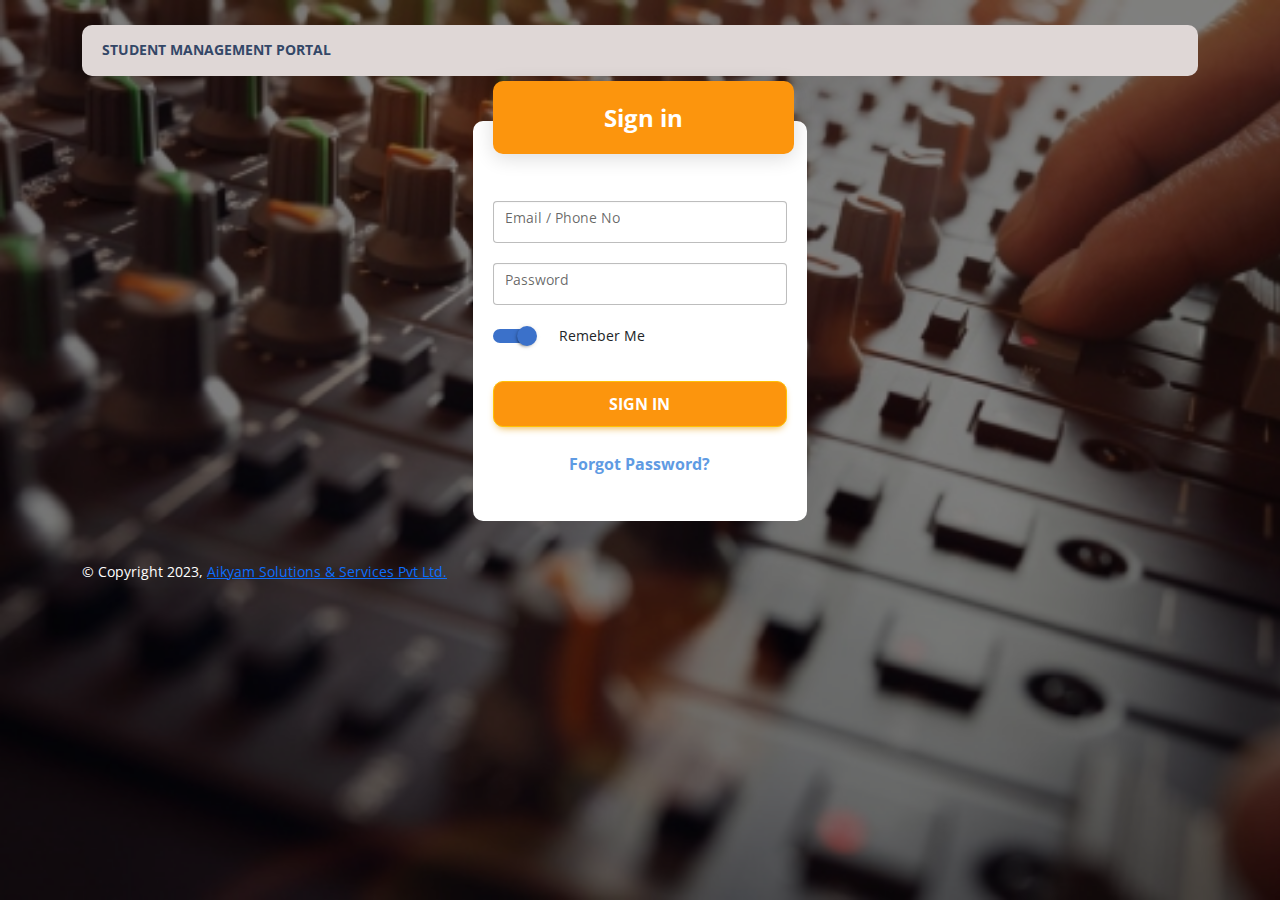
<file: index.html>
<!DOCTYPE html>
<html lang="en">

<head>

  <meta charset="utf-8">
  <meta name="viewport" content="width=device-width, initial-scale=1, shrink-to-fit=no">
  <meta name="description" content="">
  <meta name="author" content="">

  <title>:: Welcome to Armstrong ::</title>
  <link rel="shortcut icon" href="img/favicon.ico" />

  <!-- Bootstrap core CSS -->
  <!--  <link href="css/bootstrap.min.css" rel="stylesheet"> -->

  <!-- Custom styles for this template -->

  <!--  <link href="css/style.css" rel="stylesheet">
  <link href="fonts/stylesheet.css" rel="stylesheet"> -->


  <link rel="stylesheet" href="css/mdb.min.css">
  <link rel="stylesheet" href="css/bootstrap.min.css">
  <link rel="stylesheet" href="css/style.css">
  <link rel="stylesheet" href="fonts/font-awesome.min.css">
  <link rel="stylesheet" href="fonts/stylesheet.css">




</head>

<body>

  <div class="main_wrapper" id="">
    <div class="overlay">
      <div class="container">
        <div class="tit_bar">
          <h6>Student Management Portal</h6>
        </div>
        <div class="col-lg-12 ">
          <div class="login_wrap">
            <div class="sign_wrap">
              <h6>Sign in</h6>
            </div>
            <div class="form_wrap">
              <div class="field_wrap">
                <div class="form-outline">
                  <input type="text" id="form12" class="form-control" />
                  <label class="form-label" for="form12">Email / Phone No</label>
                </div>
              </div>
              <div class="field_wrap">
                <div class="form-outline">
                  <input type="password" id="form12" class="form-control" />
                  <label class="form-label" for="form12">Password</label>
                </div>
              </div>
              <div class="field_wrap switch_wrap">
                <div class="form-check form-switch">
                  <input class="form-check-input" type="checkbox" role="switch" id="flexSwitchCheckChecked" checked />
                  <label class="form-check-label" for="flexSwitchCheckChecked">Remeber Me</label>
                </div>
              </div>
              <div class="btn_box">
                <a href="dashboard.html"><button type="button" class="btn btn-warning">Sign In</button></a>
              </div>
              <div class="forgot_wrap">
                <a href="#">Forgot Password?</a>
              </div>
            </div>

          </div>
        </div>
        <footer>
          <div class="foot_txt">
            © Copyright 2023, <a href="#">Aikyam Solutions & Services Pvt Ltd.</a> 
          </div>
        </footer>
      </div>


    </div>
  </div>
  <!-- /#wrapper -->

  <!-- Bootstrap core JavaScript -->
  <script src="js/jquery.min.js"></script>
  <script src="js/mdb.min.js"></script>
  <script src="js/bootstrap.bundle.min.js"></script>

  <script>
    function userlogin() {
      var uid = document.getElementById('inpUserName').value;
      var psw = document.getElementById('inpPassword').value;
      if (uid == 'invadmin' && psw == 'admin') {
        window.location.href = 'dashboard.html';
      }
      else {
        $('#errorMsg').show();
      }
    }
  </script>

</body>

</html>
</file>
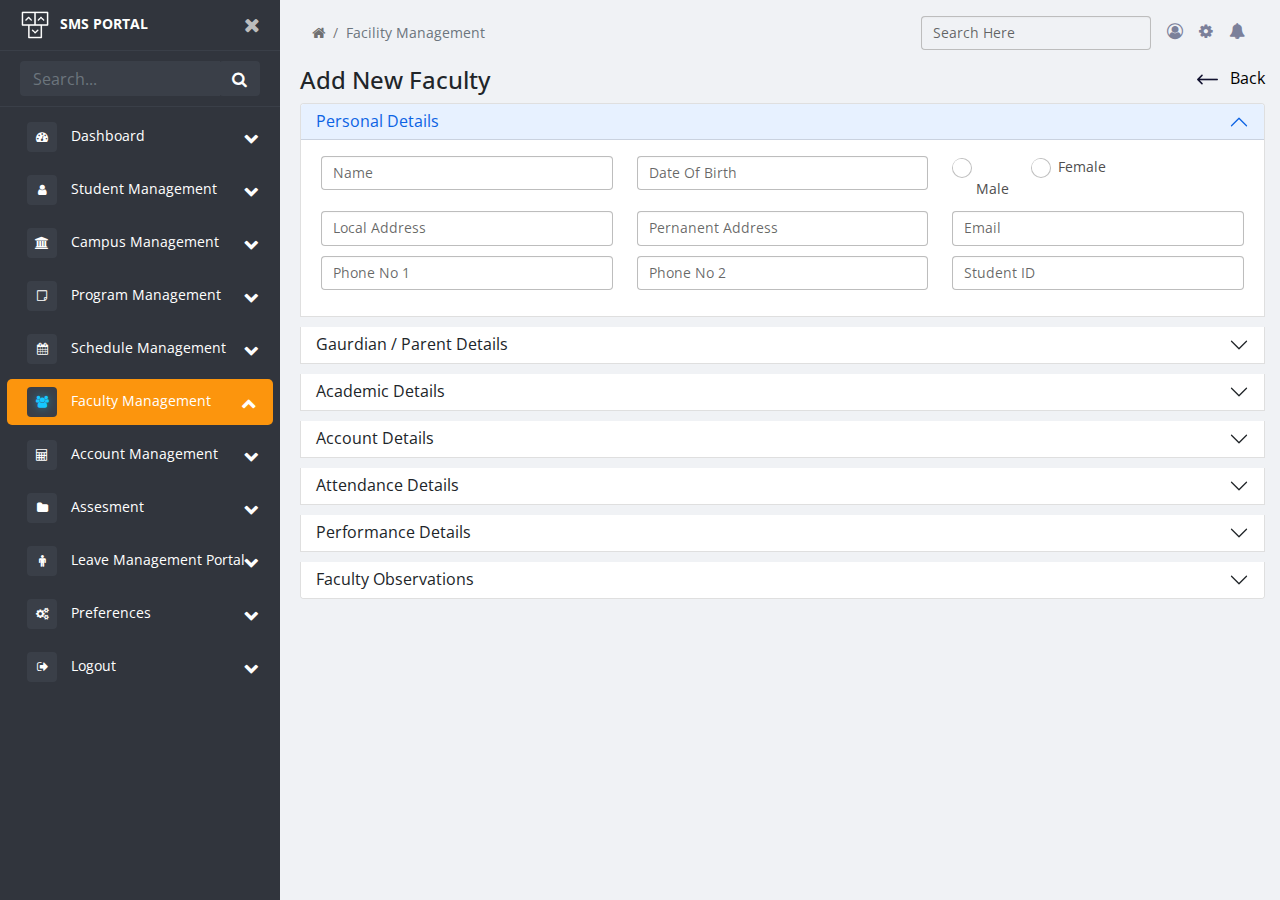
<file: add_faculty.html>
<!DOCTYPE html>
<html lang="en">

<head>

  <meta charset="utf-8">
  <meta name="viewport" content="width=device-width, initial-scale=1, shrink-to-fit=no">
  <meta name="description" content="">
  <meta name="author" content="">

  <title>:: Welcome to Armstrong ::</title>
  <link rel="shortcut icon" href="img/favicon.ico" />

  <!-- Bootstrap core CSS -->
  <!--  <link href="css/bootstrap.min.css" rel="stylesheet"> -->

  <!-- Custom styles for this template -->

  <!--  <link href="css/style.css" rel="stylesheet">
  <link href="fonts/stylesheet.css" rel="stylesheet"> -->


  <link rel="stylesheet" href="css/mdb.min.css">
  <link rel="stylesheet" href="css/bootstrap.min.css">
  <link rel="stylesheet" href="css/style.css">
  <link rel="stylesheet" href="fonts/font-awesome.min.css">
  <link rel="stylesheet" href="fonts/stylesheet.css">
  <link rel='stylesheet' href="css/dataTables.bootstrap4.min.css">



</head>

<body>

  <!-- partial:index.partial.html -->
  <div class="page-wrapper chiller-theme toggled">
    <a id="show-sidebar" class="btn btn-sm btn-dark" href="#">
      <i class="fa fa-bars"></i>
    </a>
    <nav id="sidebar" class="sidebar-wrapper">
      <div class="sidebar-content">
        <div class="sidebar-brand">
          <a href="#"><img src="img/logo-ct.png" alt="icon">SMS Portal</a>
          <div id="close-sidebar">
            <i class="fa fa-times"></i>
          </div>
        </div>

        <!-- sidebar-header  -->
        <div class="sidebar-search">
          <div>
            <div class="input-group">
              <input type="text" class="form-control search-menu" placeholder="Search...">
              <div class="input-group-append">
                <span class="input-group-text">
                  <i class="fa fa-search" aria-hidden="true"></i>
                </span>
              </div>
            </div>
          </div>
        </div>
        <!-- sidebar-search  -->
        <div class="sidebar-menu">
          <ul>

            <li class="sidebar-dropdown ">
              <a href="dashboard.html">
                <i class="fa fa-tachometer"></i>
                <span>Dashboard</span>

              </a>
              <div class="sidebar-submenu">
                <ul>
                  <li>
                    <a href="#">Submenu 1

                    </a>
                  </li>
                  <li>
                    <a href="#">Submenu 2</a>
                  </li>
                  <li>
                    <a href="#">Submenu 3</a>
                  </li>
                </ul>
              </div>
            </li>
            <li class="sidebar-dropdown ">
              <a href="student_management.html">
                <i class="fa fa-user" aria-hidden="true"></i>
                <span>Student Management</span>

              </a>

            </li>
            <li class="sidebar-dropdown ">
              <a href="campus_management.html">
                <i class="fa fa-university" aria-hidden="true"></i>
                <span>Campus Management</span>
              </a>

            </li>
            <li class="sidebar-dropdown">
              <a href="program_management.html">
                <i class="fa fa-sticky-note-o" aria-hidden="true"></i>
                <span>Program Management</span>
              </a>

            </li>
            <li class="sidebar-dropdown">
              <a href="schedule_management.html">
                <i class="fa fa-calendar" aria-hidden="true"></i>
                <span>Schedule Management</span>
              </a>

            </li>

            <li class="sidebar-dropdown active">
              <a href="faculty_management.html">
                <i class="fa fa-users" aria-hidden="true"></i>
                <span>Faculty Management</span>

              </a>
            </li>
            <li class="sidebar-dropdown">
              <a href="#">
                <i class="fa fa-calculator" aria-hidden="true"></i>
                <span>Account Management</span>
              </a>
            </li>
            <li class="sidebar-dropdown">
              <a href="#">
                <i class="fa fa-folder"></i>
                <span>Assesment</span>
              </a>
            </li>
            <li class="sidebar-dropdown">
              <a href="#">
                <i class="fa fa-male" aria-hidden="true"></i>
                <span>Leave Management Portal</span>
              </a>
            </li>
            <li class="sidebar-dropdown">
              <a href="#">
                <i class="fa fa-cogs" aria-hidden="true"></i>
                <span>Preferences</span>
              </a>
            </li>
            <li class="sidebar-dropdown">
              <a href="#">
                <i class="fa fa-sign-out" aria-hidden="true"></i>
                <span>Logout</span>
              </a>
            </li>
          </ul>
        </div>
        <!-- sidebar-menu  -->
      </div>
      <!-- sidebar-content  -->

    </nav>
    <!-- sidebar-wrapper  -->
    <main class="page-content">
      <div class="container-fluid">
        <nav class="navbar sticky-top navbar-light bg-light">
          <div class="container-fluid">
            <nav aria-label="breadcrumb">
              <ol class="breadcrumb">
                <li class="breadcrumb-item"><a href="#"><i class="fa fa-home" aria-hidden="true"></i></a></li>
                <li class="breadcrumb-item active" aria-current="page">Facility Management</li>
              </ol>
            </nav>
            <ul class="nav justify-content-end">
              <li class="nav-item">
                <a class="nav-link" href="#">
                  <div class="form-outline">
                    <input type="text" id="form12" class="form-control" />
                    <label class="form-label" for="form12">Search Here</label>
                  </div>
                </a>
              </li>
              <li class="nav-item">
                <a class="nav-link" href="#"><i class="fa fa-user-circle-o" aria-hidden="true"></i></a>
              </li>
              <li class="nav-item">
                <a class="nav-link" href="#"><i class="fa fa-cog" aria-hidden="true"></i></a>
              </li>
              <li class="nav-item">
                <a class="nav-link " href="#"><i class="fa fa-bell" aria-hidden="true"></i></a>
              </li>
            </ul>
          </div>
        </nav>
        <div class="col-lg-12">
          <div class="row">
            <div class="col-lg-6">
              <h4>Add New Faculty</h4>
            </div>
            <div class="col-lg-6 justify-content-end">
              
              <a href="faculty_management.html" class="back_link">
                <img src="img/arrow.gif" alt="icon">Back 
              </a>
            </div>
          </div>
          
          <div class="accord_wrap">
            <div class="accordion" id="accordionExample">
              <div class="accordion-item">
                <h2 class="accordion-header" id="headingOne">
                  <button class="accordion-button" type="button" data-mdb-toggle="collapse"
                    data-mdb-target="#collapseOne" aria-expanded="true" aria-controls="collapseOne">
                    Personal Details
                  </button>
                </h2>
                <div id="collapseOne" class="accordion-collapse collapse show" aria-labelledby="headingOne"
                  data-mdb-parent="#accordionExample">
                  <div class="accordion-body">
                    <div class="input_out_box">
                      <div class="row">
                        <div class="col-lg-4">
                          <div class="input_wrap">
                            <div class="form-outline">
                              <input type="text" id="form12" class="form-control" />
                              <label class="form-label" for="form12">Name</label>
                            </div>
                          </div>
                        </div>
                        <div class="col-lg-4">
                          <div class="input_wrap">
                            <div class="form-outline">
                              <input type="text" id="form12" class="form-control" />
                              <label class="form-label" for="form12">Date Of Birth</label>
                            </div>
                          </div>
                        </div>
                        <div class="col-lg-4">
                          <div class="input_wrap">
                            <div class="row">
                              <div class="col-lg-3">
                                <div class="form-check">
                                  <input class="form-check-input" type="radio" name="flexRadioDefault"
                                    id="flexRadioDefault1" />
                                  <label class="form-check-label" for="flexRadioDefault1"> Male </label>
                                </div>
                              </div>
                              <div class="col-lg-6">
                                <div class="form-check">
                                  <input class="form-check-input" type="radio" name="flexRadioDefault"
                                    id="flexRadioDefault1" />
                                  <label class="form-check-label" for="flexRadioDefault1"> Female</label>
                                </div>
                              </div>
                            </div>
                          </div>
                        </div>
                        <div class="col-lg-4">
                          <div class="input_wrap">
                            <div class="form-outline">
                              <input type="text" id="form12" class="form-control" />
                              <label class="form-label" for="form12">Local Address</label>
                            </div>
                          </div>
                        </div>
                        <div class="col-lg-4">
                          <div class="input_wrap">
                            <div class="form-outline">
                              <input type="text" id="form12" class="form-control" />
                              <label class="form-label" for="form12">Pernanent Address</label>
                            </div>
                          </div>
                        </div>
                        <div class="col-lg-4">
                          <div class="input_wrap">
                            <div class="form-outline">
                              <input type="text" id="form12" class="form-control" />
                              <label class="form-label" for="form12">Email</label>
                            </div>
                          </div>
                        </div>
                        <div class="col-lg-4">
                          <div class="input_wrap">
                            <div class="form-outline">
                              <input type="text" id="form12" class="form-control" />
                              <label class="form-label" for="form12">Phone No 1</label>
                            </div>
                          </div>
                        </div>
                        <div class="col-lg-4">
                          <div class="input_wrap">
                            <div class="form-outline">
                              <input type="text" id="form12" class="form-control" />
                              <label class="form-label" for="form12">Phone No 2</label>
                            </div>
                          </div>
                        </div>
                        <div class="col-lg-4">
                          <div class="input_wrap">
                            <div class="form-outline">
                              <input type="text" id="form12" class="form-control" />
                              <label class="form-label" for="form12">Student ID</label>
                            </div>
                          </div>
                        </div>
                      </div>
                    </div>
                  </div>
                </div>
              </div>
              <div class="accordion-item">
                <h2 class="accordion-header" id="headingTwo">
                  <button class="accordion-button collapsed" type="button" data-mdb-toggle="collapse"
                    data-mdb-target="#collapseTwo" aria-expanded="false" aria-controls="collapseTwo">
                    Gaurdian / Parent Details
                  </button>
                </h2>
                <div id="collapseTwo" class="accordion-collapse collapse" aria-labelledby="headingTwo"
                  data-mdb-parent="#accordionExample">
                  <div class="accordion-body">
                    <div class="input_out_box">
                      <div class="row">
                        <div class="col-lg-4">
                          <div class="input_wrap">
                            <div class="form-outline">
                              <input type="text" id="form12" class="form-control" />
                              <label class="form-label" for="form12">Name</label>
                            </div>
                          </div>
                        </div>
                        <div class="col-lg-4">
                          <div class="input_wrap">
                            <div class="form-outline">
                              <input type="text" id="form12" class="form-control" />
                              <label class="form-label" for="form12">Date Of Birth</label>
                            </div>
                          </div>
                        </div>
                        <div class="col-lg-4">
                          <div class="input_wrap">
                            <div class="row">
                              <div class="col-lg-6">
                                <div class="form-check">
                                  <input class="form-check-input" type="radio" name="flexRadioDefault"
                                    id="flexRadioDefault1" />
                                  <label class="form-check-label" for="flexRadioDefault1"> Male </label>
                                </div>
                              </div>
                              <div class="col-lg-6">
                                <div class="form-check">
                                  <input class="form-check-input" type="radio" name="flexRadioDefault"
                                    id="flexRadioDefault1" />
                                  <label class="form-check-label" for="flexRadioDefault1"> Female</label>
                                </div>
                              </div>
                            </div>
                          </div>
                        </div>
                        <div class="col-lg-4">
                          <div class="input_wrap">
                            <div class="form-outline">
                              <input type="text" id="form12" class="form-control" />
                              <label class="form-label" for="form12">Local Address</label>
                            </div>
                          </div>
                        </div>
                        <div class="col-lg-4">
                          <div class="input_wrap">
                            <div class="form-outline">
                              <input type="text" id="form12" class="form-control" />
                              <label class="form-label" for="form12">Pernanent Address</label>
                            </div>
                          </div>
                        </div>
                        <div class="col-lg-4">
                          <div class="input_wrap">
                            <div class="form-outline">
                              <input type="text" id="form12" class="form-control" />
                              <label class="form-label" for="form12">Email</label>
                            </div>
                          </div>
                        </div>
                        <div class="col-lg-4">
                          <div class="input_wrap">
                            <div class="form-outline">
                              <input type="text" id="form12" class="form-control" />
                              <label class="form-label" for="form12">Phone No 1</label>
                            </div>
                          </div>
                        </div>
                        <div class="col-lg-4">
                          <div class="input_wrap">
                            <div class="form-outline">
                              <input type="text" id="form12" class="form-control" />
                              <label class="form-label" for="form12">Phone No 2</label>
                            </div>
                          </div>
                        </div>
                        <div class="col-lg-4">
                          <div class="input_wrap">
                            <div class="form-outline">
                              <input type="text" id="form12" class="form-control" />
                              <label class="form-label" for="form12">Student ID</label>
                            </div>
                          </div>
                        </div>
                      </div>
                    </div>
                  </div>
                </div>
              </div>
              <div class="accordion-item">
                <h2 class="accordion-header" id="headingThree">
                  <button class="accordion-button collapsed" type="button" data-mdb-toggle="collapse"
                    data-mdb-target="#collapseThree" aria-expanded="false" aria-controls="collapseThree">
                    Academic Details
                  </button>
                </h2>
                <div id="collapseThree" class="accordion-collapse collapse" aria-labelledby="headingThree"
                  data-mdb-parent="#accordionExample">
                  <div class="accordion-body">
                    <div class="input_out_box">
                      <div class="row">
                        <div class="col-lg-4">
                          <div class="input_wrap">
                            <div class="form-outline">
                              <input type="text" id="form12" class="form-control" />
                              <label class="form-label" for="form12">Name</label>
                            </div>
                          </div>
                        </div>
                        <div class="col-lg-4">
                          <div class="input_wrap">
                            <div class="form-outline">
                              <input type="text" id="form12" class="form-control" />
                              <label class="form-label" for="form12">Date Of Birth</label>
                            </div>
                          </div>
                        </div>
                        <div class="col-lg-4">
                          <div class="input_wrap">
                            <div class="row">
                              <div class="col-lg-6">
                                <div class="form-check">
                                  <input class="form-check-input" type="radio" name="flexRadioDefault"
                                    id="flexRadioDefault1" />
                                  <label class="form-check-label" for="flexRadioDefault1"> Male </label>
                                </div>
                              </div>
                              <div class="col-lg-6">
                                <div class="form-check">
                                  <input class="form-check-input" type="radio" name="flexRadioDefault"
                                    id="flexRadioDefault1" />
                                  <label class="form-check-label" for="flexRadioDefault1"> Female</label>
                                </div>
                              </div>
                            </div>
                          </div>
                        </div>
                        <div class="col-lg-4">
                          <div class="input_wrap">
                            <div class="form-outline">
                              <input type="text" id="form12" class="form-control" />
                              <label class="form-label" for="form12">Local Address</label>
                            </div>
                          </div>
                        </div>
                        <div class="col-lg-4">
                          <div class="input_wrap">
                            <div class="form-outline">
                              <input type="text" id="form12" class="form-control" />
                              <label class="form-label" for="form12">Pernanent Address</label>
                            </div>
                          </div>
                        </div>
                        <div class="col-lg-4">
                          <div class="input_wrap">
                            <div class="form-outline">
                              <input type="text" id="form12" class="form-control" />
                              <label class="form-label" for="form12">Email</label>
                            </div>
                          </div>
                        </div>
                        <div class="col-lg-4">
                          <div class="input_wrap">
                            <div class="form-outline">
                              <input type="text" id="form12" class="form-control" />
                              <label class="form-label" for="form12">Phone No 1</label>
                            </div>
                          </div>
                        </div>
                        <div class="col-lg-4">
                          <div class="input_wrap">
                            <div class="form-outline">
                              <input type="text" id="form12" class="form-control" />
                              <label class="form-label" for="form12">Phone No 2</label>
                            </div>
                          </div>
                        </div>
                        <div class="col-lg-4">
                          <div class="input_wrap">
                            <div class="form-outline">
                              <input type="text" id="form12" class="form-control" />
                              <label class="form-label" for="form12">Student ID</label>
                            </div>
                          </div>
                        </div>
                      </div>
                    </div>
                  </div>
                </div>
              </div>
              <div class="accordion-item">
                <h2 class="accordion-header" id="headingThree">
                  <button class="accordion-button collapsed" type="button" data-mdb-toggle="collapse"
                    data-mdb-target="#collapseFour" aria-expanded="false" aria-controls="collapseThree">
                    Account Details
                  </button>
                </h2>
                <div id="collapseFour" class="accordion-collapse collapse" aria-labelledby="headingThree"
                  data-mdb-parent="#accordionExample">
                  <div class="accordion-body">
                    <div class="input_out_box">
                      <div class="row">
                        <div class="col-lg-4">
                          <div class="input_wrap">
                            <div class="form-outline">
                              <input type="text" id="form12" class="form-control" />
                              <label class="form-label" for="form12">Name</label>
                            </div>
                          </div>
                        </div>
                        <div class="col-lg-4">
                          <div class="input_wrap">
                            <div class="form-outline">
                              <input type="text" id="form12" class="form-control" />
                              <label class="form-label" for="form12">Date Of Birth</label>
                            </div>
                          </div>
                        </div>
                        <div class="col-lg-4">
                          <div class="input_wrap">
                            <div class="row">
                              <div class="col-lg-6">
                                <div class="form-check">
                                  <input class="form-check-input" type="radio" name="flexRadioDefault"
                                    id="flexRadioDefault1" />
                                  <label class="form-check-label" for="flexRadioDefault1"> Male </label>
                                </div>
                              </div>
                              <div class="col-lg-6">
                                <div class="form-check">
                                  <input class="form-check-input" type="radio" name="flexRadioDefault"
                                    id="flexRadioDefault1" />
                                  <label class="form-check-label" for="flexRadioDefault1"> Female</label>
                                </div>
                              </div>
                            </div>
                          </div>
                        </div>
                        <div class="col-lg-4">
                          <div class="input_wrap">
                            <div class="form-outline">
                              <input type="text" id="form12" class="form-control" />
                              <label class="form-label" for="form12">Local Address</label>
                            </div>
                          </div>
                        </div>
                        <div class="col-lg-4">
                          <div class="input_wrap">
                            <div class="form-outline">
                              <input type="text" id="form12" class="form-control" />
                              <label class="form-label" for="form12">Pernanent Address</label>
                            </div>
                          </div>
                        </div>
                        <div class="col-lg-4">
                          <div class="input_wrap">
                            <div class="form-outline">
                              <input type="text" id="form12" class="form-control" />
                              <label class="form-label" for="form12">Email</label>
                            </div>
                          </div>
                        </div>
                        <div class="col-lg-4">
                          <div class="input_wrap">
                            <div class="form-outline">
                              <input type="text" id="form12" class="form-control" />
                              <label class="form-label" for="form12">Phone No 1</label>
                            </div>
                          </div>
                        </div>
                        <div class="col-lg-4">
                          <div class="input_wrap">
                            <div class="form-outline">
                              <input type="text" id="form12" class="form-control" />
                              <label class="form-label" for="form12">Phone No 2</label>
                            </div>
                          </div>
                        </div>
                        <div class="col-lg-4">
                          <div class="input_wrap">
                            <div class="form-outline">
                              <input type="text" id="form12" class="form-control" />
                              <label class="form-label" for="form12">Student ID</label>
                            </div>
                          </div>
                        </div>
                      </div>
                    </div>
                  </div>
                </div>
              </div>
              <div class="accordion-item">
                <h2 class="accordion-header" id="headingThree">
                  <button class="accordion-button collapsed" type="button" data-mdb-toggle="collapse"
                    data-mdb-target="#collapseFive" aria-expanded="false" aria-controls="collapseThree">
                    Attendance Details
                  </button>
                </h2>
                <div id="collapseFive" class="accordion-collapse collapse" aria-labelledby="headingThree"
                  data-mdb-parent="#accordionExample">
                  <div class="accordion-body">
                    <div class="input_out_box">
                      <div class="row">
                        <div class="col-lg-4">
                          <div class="input_wrap">
                            <div class="form-outline">
                              <input type="text" id="form12" class="form-control" />
                              <label class="form-label" for="form12">Name</label>
                            </div>
                          </div>
                        </div>
                        <div class="col-lg-4">
                          <div class="input_wrap">
                            <div class="form-outline">
                              <input type="text" id="form12" class="form-control" />
                              <label class="form-label" for="form12">Date Of Birth</label>
                            </div>
                          </div>
                        </div>
                        <div class="col-lg-4">
                          <div class="input_wrap">
                            <div class="row">
                              <div class="col-lg-6">
                                <div class="form-check">
                                  <input class="form-check-input" type="radio" name="flexRadioDefault"
                                    id="flexRadioDefault1" />
                                  <label class="form-check-label" for="flexRadioDefault1"> Male </label>
                                </div>
                              </div>
                              <div class="col-lg-6">
                                <div class="form-check">
                                  <input class="form-check-input" type="radio" name="flexRadioDefault"
                                    id="flexRadioDefault1" />
                                  <label class="form-check-label" for="flexRadioDefault1"> Female</label>
                                </div>
                              </div>
                            </div>
                          </div>
                        </div>
                        <div class="col-lg-4">
                          <div class="input_wrap">
                            <div class="form-outline">
                              <input type="text" id="form12" class="form-control" />
                              <label class="form-label" for="form12">Local Address</label>
                            </div>
                          </div>
                        </div>
                        <div class="col-lg-4">
                          <div class="input_wrap">
                            <div class="form-outline">
                              <input type="text" id="form12" class="form-control" />
                              <label class="form-label" for="form12">Pernanent Address</label>
                            </div>
                          </div>
                        </div>
                        <div class="col-lg-4">
                          <div class="input_wrap">
                            <div class="form-outline">
                              <input type="text" id="form12" class="form-control" />
                              <label class="form-label" for="form12">Email</label>
                            </div>
                          </div>
                        </div>
                        <div class="col-lg-4">
                          <div class="input_wrap">
                            <div class="form-outline">
                              <input type="text" id="form12" class="form-control" />
                              <label class="form-label" for="form12">Phone No 1</label>
                            </div>
                          </div>
                        </div>
                        <div class="col-lg-4">
                          <div class="input_wrap">
                            <div class="form-outline">
                              <input type="text" id="form12" class="form-control" />
                              <label class="form-label" for="form12">Phone No 2</label>
                            </div>
                          </div>
                        </div>
                        <div class="col-lg-4">
                          <div class="input_wrap">
                            <div class="form-outline">
                              <input type="text" id="form12" class="form-control" />
                              <label class="form-label" for="form12">Student ID</label>
                            </div>
                          </div>
                        </div>
                      </div>
                    </div>
                  </div>
                </div>
              </div>
              <div class="accordion-item">
                <h2 class="accordion-header" id="headingThree">
                  <button class="accordion-button collapsed" type="button" data-mdb-toggle="collapse"
                    data-mdb-target="#collapseSix" aria-expanded="false" aria-controls="collapseThree">
                    Performance Details
                  </button>
                </h2>
                <div id="collapseSix" class="accordion-collapse collapse" aria-labelledby="headingThree"
                  data-mdb-parent="#accordionExample">
                  <div class="accordion-body">
                    <div class="input_out_box">
                      <div class="row">
                        <div class="col-lg-4">
                          <div class="input_wrap">
                            <div class="form-outline">
                              <input type="text" id="form12" class="form-control" />
                              <label class="form-label" for="form12">Name</label>
                            </div>
                          </div>
                        </div>
                        <div class="col-lg-4">
                          <div class="input_wrap">
                            <div class="form-outline">
                              <input type="text" id="form12" class="form-control" />
                              <label class="form-label" for="form12">Date Of Birth</label>
                            </div>
                          </div>
                        </div>
                        <div class="col-lg-4">
                          <div class="input_wrap">
                            <div class="row">
                              <div class="col-lg-6">
                                <div class="form-check">
                                  <input class="form-check-input" type="radio" name="flexRadioDefault"
                                    id="flexRadioDefault1" />
                                  <label class="form-check-label" for="flexRadioDefault1"> Male </label>
                                </div>
                              </div>
                              <div class="col-lg-6">
                                <div class="form-check">
                                  <input class="form-check-input" type="radio" name="flexRadioDefault"
                                    id="flexRadioDefault1" />
                                  <label class="form-check-label" for="flexRadioDefault1"> Female</label>
                                </div>
                              </div>
                            </div>
                          </div>
                        </div>
                        <div class="col-lg-4">
                          <div class="input_wrap">
                            <div class="form-outline">
                              <input type="text" id="form12" class="form-control" />
                              <label class="form-label" for="form12">Local Address</label>
                            </div>
                          </div>
                        </div>
                        <div class="col-lg-4">
                          <div class="input_wrap">
                            <div class="form-outline">
                              <input type="text" id="form12" class="form-control" />
                              <label class="form-label" for="form12">Pernanent Address</label>
                            </div>
                          </div>
                        </div>
                        <div class="col-lg-4">
                          <div class="input_wrap">
                            <div class="form-outline">
                              <input type="text" id="form12" class="form-control" />
                              <label class="form-label" for="form12">Email</label>
                            </div>
                          </div>
                        </div>
                        <div class="col-lg-4">
                          <div class="input_wrap">
                            <div class="form-outline">
                              <input type="text" id="form12" class="form-control" />
                              <label class="form-label" for="form12">Phone No 1</label>
                            </div>
                          </div>
                        </div>
                        <div class="col-lg-4">
                          <div class="input_wrap">
                            <div class="form-outline">
                              <input type="text" id="form12" class="form-control" />
                              <label class="form-label" for="form12">Phone No 2</label>
                            </div>
                          </div>
                        </div>
                        <div class="col-lg-4">
                          <div class="input_wrap">
                            <div class="form-outline">
                              <input type="text" id="form12" class="form-control" />
                              <label class="form-label" for="form12">Student ID</label>
                            </div>
                          </div>
                        </div>
                      </div>
                    </div>
                  </div>
                </div>
              </div>
              <div class="accordion-item">
                <h2 class="accordion-header" id="headingThree">
                  <button class="accordion-button collapsed" type="button" data-mdb-toggle="collapse"
                    data-mdb-target="#collapseSeven" aria-expanded="false" aria-controls="collapseThree">
                    Faculty Observations
                  </button>
                </h2>
                <div id="collapseSeven" class="accordion-collapse collapse" aria-labelledby="headingThree"
                  data-mdb-parent="#accordionExample">
                  <div class="accordion-body">
                    <div class="input_out_box">
                      <div class="row">
                        <div class="col-lg-4">
                          <div class="input_wrap">
                            <div class="form-outline">
                              <input type="text" id="form12" class="form-control" />
                              <label class="form-label" for="form12">Name</label>
                            </div>
                          </div>
                        </div>
                        <div class="col-lg-4">
                          <div class="input_wrap">
                            <div class="form-outline">
                              <input type="text" id="form12" class="form-control" />
                              <label class="form-label" for="form12">Date Of Birth</label>
                            </div>
                          </div>
                        </div>
                        <div class="col-lg-4">
                          <div class="input_wrap">
                            <div class="row">
                              <div class="col-lg-6">
                                <div class="form-check">
                                  <input class="form-check-input" type="radio" name="flexRadioDefault"
                                    id="flexRadioDefault1" />
                                  <label class="form-check-label" for="flexRadioDefault1"> Male </label>
                                </div>
                              </div>
                              <div class="col-lg-6">
                                <div class="form-check">
                                  <input class="form-check-input" type="radio" name="flexRadioDefault"
                                    id="flexRadioDefault1" />
                                  <label class="form-check-label" for="flexRadioDefault1"> Female</label>
                                </div>
                              </div>
                            </div>
                          </div>
                        </div>
                        <div class="col-lg-4">
                          <div class="input_wrap">
                            <div class="form-outline">
                              <input type="text" id="form12" class="form-control" />
                              <label class="form-label" for="form12">Local Address</label>
                            </div>
                          </div>
                        </div>
                        <div class="col-lg-4">
                          <div class="input_wrap">
                            <div class="form-outline">
                              <input type="text" id="form12" class="form-control" />
                              <label class="form-label" for="form12">Pernanent Address</label>
                            </div>
                          </div>
                        </div>
                        <div class="col-lg-4">
                          <div class="input_wrap">
                            <div class="form-outline">
                              <input type="text" id="form12" class="form-control" />
                              <label class="form-label" for="form12">Email</label>
                            </div>
                          </div>
                        </div>
                        <div class="col-lg-4">
                          <div class="input_wrap">
                            <div class="form-outline">
                              <input type="text" id="form12" class="form-control" />
                              <label class="form-label" for="form12">Phone No 1</label>
                            </div>
                          </div>
                        </div>
                        <div class="col-lg-4">
                          <div class="input_wrap">
                            <div class="form-outline">
                              <input type="text" id="form12" class="form-control" />
                              <label class="form-label" for="form12">Phone No 2</label>
                            </div>
                          </div>
                        </div>
                        <div class="col-lg-4">
                          <div class="input_wrap">
                            <div class="form-outline">
                              <input type="text" id="form12" class="form-control" />
                              <label class="form-label" for="form12">Student ID</label>
                            </div>
                          </div>
                        </div>
                      </div>
                    </div>
                  </div>
                </div>
              </div>
            </div>
          </div>
        </div>


      </div>

    </main>
    <!-- page-content" -->
  </div>
  <!-- page-wrapper -->










  <!-- Bootstrap core JavaScript -->
  <script src="js/jquery.min.js"></script>
  <script src="js/mdb.min.js"></script>
  <script src="js/bootstrap.bundle.min.js"></script>
  <script src="js/jquery.dataTables1.10.19.min.js"></script>
  <script src="js/dataTables.bootstrap4.min.js"></script>
  <script>
    $(".sidebar-dropdown > a").click(function () {
      $(".sidebar-submenu").slideUp(200);
      if (
        $(this)
          .parent()
          .hasClass("active")
      ) {
        $(".sidebar-dropdown").removeClass("active");
        $(this)
          .parent()
          .removeClass("active");
      } else {
        $(".sidebar-dropdown").removeClass("active");
        $(this)
          .next(".sidebar-submenu")
          .slideDown(200);
        $(this)
          .parent()
          .addClass("active");
      }
    });

    $("#close-sidebar").click(function () {
      $(".page-wrapper").removeClass("toggled");
    });
    $("#show-sidebar").click(function () {
      $(".page-wrapper").addClass("toggled");
    });
  </script>


</body>

</html>
</file>
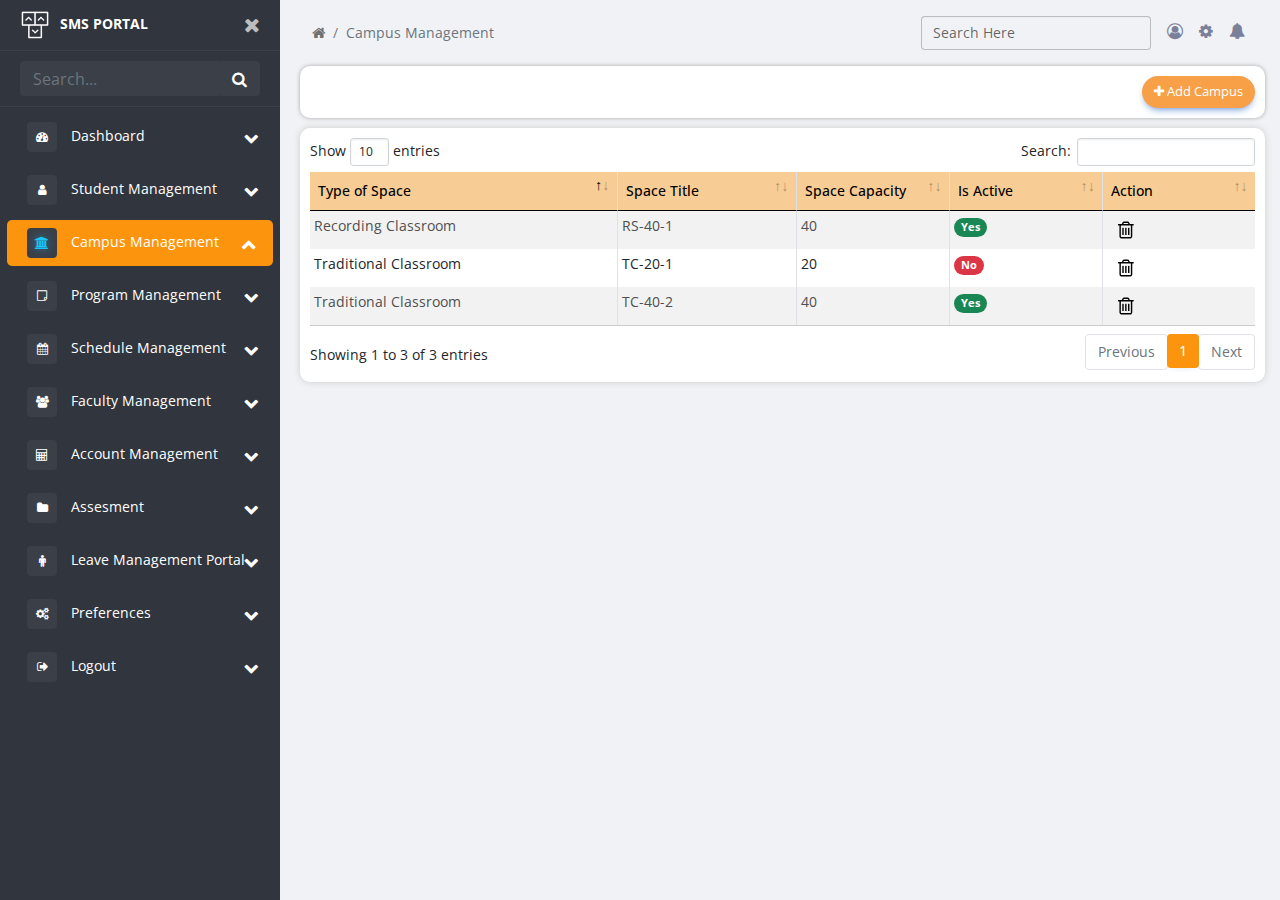
<file: campus_management.html>
<!DOCTYPE html>
<html lang="en">

<head>

  <meta charset="utf-8">
  <meta name="viewport" content="width=device-width, initial-scale=1, shrink-to-fit=no">
  <meta name="description" content="">
  <meta name="author" content="">

  <title>:: Welcome to Armstrong ::</title>
  <link rel="shortcut icon" href="img/favicon.ico" />

  <!-- Bootstrap core CSS -->
  <!--  <link href="css/bootstrap.min.css" rel="stylesheet"> -->

  <!-- Custom styles for this template -->

  <!--  <link href="css/style.css" rel="stylesheet">
  <link href="fonts/stylesheet.css" rel="stylesheet"> -->


  <link rel="stylesheet" href="css/mdb.min.css">
  <link rel="stylesheet" href="css/bootstrap.min.css">
  <link rel="stylesheet" href="css/style.css">
  <link rel="stylesheet" href="fonts/font-awesome.min.css">
  <link rel="stylesheet" href="fonts/stylesheet.css">
  <link rel='stylesheet' href="css/dataTables.bootstrap4.min.css">



</head>

<body>

  <!-- partial:index.partial.html -->
  <div class="page-wrapper chiller-theme toggled">
    <a id="show-sidebar" class="btn btn-sm btn-dark" href="#">
      <i class="fa fa-bars"></i>
    </a>
    <nav id="sidebar" class="sidebar-wrapper">
      <div class="sidebar-content">
        <div class="sidebar-brand">
          <a href="#"><img src="img/logo-ct.png" alt="icon">SMS Portal</a>
          <div id="close-sidebar">
            <i class="fa fa-times"></i>
          </div>
        </div>

        <!-- sidebar-header  -->
        <div class="sidebar-search">
          <div>
            <div class="input-group">
              <input type="text" class="form-control search-menu" placeholder="Search...">
              <div class="input-group-append">
                <span class="input-group-text">
                  <i class="fa fa-search" aria-hidden="true"></i>
                </span>
              </div>
            </div>
          </div>
        </div>
        <!-- sidebar-search  -->
        <div class="sidebar-menu">
          <ul>

            <li class="sidebar-dropdown ">
              <a href="dashboard.html">
                <i class="fa fa-tachometer"></i>
                <span>Dashboard</span>

              </a>
              <div class="sidebar-submenu">
                <ul>
                  <li>
                    <a href="#">Submenu 1

                    </a>
                  </li>
                  <li>
                    <a href="#">Submenu 2</a>
                  </li>
                  <li>
                    <a href="#">Submenu 3</a>
                  </li>
                </ul>
              </div>
            </li>
            <li class="sidebar-dropdown ">
              <a href="student_management.html">
                <i class="fa fa-user" aria-hidden="true"></i>
                <span>Student Management</span>

              </a>

            </li>
            <li class="sidebar-dropdown active">
              <a href="campus_management.html">
                <i class="fa fa-university" aria-hidden="true"></i>
                <span>Campus Management</span>
              </a>

            </li>
            <li class="sidebar-dropdown">
              <a href="program_management.html">
                <i class="fa fa-sticky-note-o" aria-hidden="true"></i>
                <span>Program Management</span>
              </a>

            </li>
            <li class="sidebar-dropdown">
              <a href="schedule_management.html">
                <i class="fa fa-calendar" aria-hidden="true"></i>
                <span>Schedule Management</span>
              </a>

            </li>

            <li class="sidebar-dropdown">
              <a href="#">
                <i class="fa fa-users" aria-hidden="true"></i>
                <span>Faculty Management</span>

              </a>
            </li>
            <li class="sidebar-dropdown">
              <a href="#">
                <i class="fa fa-calculator" aria-hidden="true"></i>
                <span>Account Management</span>
              </a>
            </li>
            <li class="sidebar-dropdown">
              <a href="#">
                <i class="fa fa-folder"></i>
                <span>Assesment</span>
              </a>
            </li>
            <li class="sidebar-dropdown">
              <a href="#">
                <i class="fa fa-male" aria-hidden="true"></i>
                <span>Leave Management Portal</span>
              </a>
            </li>
            <li class="sidebar-dropdown">
              <a href="#">
                <i class="fa fa-cogs" aria-hidden="true"></i>
                <span>Preferences</span>
              </a>
            </li>
            <li class="sidebar-dropdown">
              <a href="#">
                <i class="fa fa-sign-out" aria-hidden="true"></i>
                <span>Logout</span>
              </a>
            </li>
          </ul>
        </div>
        <!-- sidebar-menu  -->
      </div>
      <!-- sidebar-content  -->

    </nav>
    <!-- sidebar-wrapper  -->
    <main class="page-content">
      <div class="container-fluid">
        <nav class="navbar sticky-top navbar-light bg-light">
          <div class="container-fluid">
            <nav aria-label="breadcrumb">
              <ol class="breadcrumb">
                <li class="breadcrumb-item"><a href="#"><i class="fa fa-home" aria-hidden="true"></i></a></li>
                <li class="breadcrumb-item active" aria-current="page">Campus Management</li>
              </ol>
            </nav>
            <ul class="nav justify-content-end">
              <li class="nav-item">
                <a class="nav-link" href="#">
                  <div class="form-outline">
                    <input type="text" id="form12" class="form-control" />
                    <label class="form-label" for="form12">Search Here</label>
                  </div>
                </a>
              </li>
              <li class="nav-item">
                <a class="nav-link" href="#"><i class="fa fa-user-circle-o" aria-hidden="true"></i></a>
              </li>
              <li class="nav-item">
                <a class="nav-link" href="#"><i class="fa fa-cog" aria-hidden="true"></i></a>
              </li>
              <li class="nav-item">
                <a class="nav-link " href="#"><i class="fa fa-bell" aria-hidden="true"></i></a>
              </li>
            </ul>
          </div>
        </nav>
        <div class="col-lg-12">
          <div class="filter_wrap">
            <div class="row">
              <div class="col-lg-12">
                <div class="right_btn">
                 
                  <button class="btn btn-primary" type="button" data-mdb-toggle="collapse" href="#collapseWithScrollbar"
                    role="button" aria-expanded="false" aria-controls="collapseExample">
                    <i class="fa fa-plus" aria-hidden="true"></i> Add Campus
                  </button>

                </div>
                <div class="collapse " id="collapseWithScrollbar" >
                  <div class="add_campus_wrap">
                    <div class="row">
                      <h4>Add Facility</h4>
                      <div class="col-lg-3 col-md-6">
                        <div class="inp_wrap">
                          <div class="form-outline">
                            <input type="text" id="form12" class="form-control" />
                            <label class="form-label" for="form12">Facility Name</label>
                          </div>
                        </div>
                      </div>
                      <div class="col-lg-3 col-md-6">
                        <div class="inp_wrap">
                          <div class="form-outline">
                            <input type="text" id="form12" class="form-control" />
                            <label class="form-label" for="form12">Facility Head Name</label>
                          </div>
                        </div>
                      </div>
                      <div class="col-lg-3 col-md-6">
                        <div class="inp_wrap">
                          <div class="form-outline">
                            <input type="text" id="form12" class="form-control" />
                            <label class="form-label" for="form12">Address</label>
                          </div>
                        </div>
                      </div>
                      <div class="col-lg-3 col-md-6">
                        <div class="inp_wrap">
                          <div class="form-outline">
                            <input type="text" id="form12" class="form-control" />
                            <label class="form-label" for="form12">Email</label>
                          </div>
                        </div>
                      </div>
                      <div class="col-lg-3 col-md-6">
                        <div class="inp_wrap">
                          <div class="form-outline">
                            <input type="text" id="form12" class="form-control" />
                            <label class="form-label" for="form12">Phone No</label>
                          </div>
                        </div>
                      </div>
                      <div class="col-lg-3 col-md-6">
                        <div class="select_wrap">
                          <select class="form-select">
                            <option>Select City</option>
                            <option>Mumbai</option>
                            <option>Pune</option>
                            <option>Nashik</option>
                            <option>Nagpur</option>
                          
                          </select>
                        </div>
                      </div>
                      <div class="col-lg-3 col-md-6">
                        <div class="action_btn">
                          <button type="button" class="btn btn-warning btn-rounded">Save</button>
                          <button type="button" class="btn btn-dark btn-rounded">Cancel</button>
                        </div>
                      </div>
                      <div class="col-lg-12">
                        <div class="ad_space_btn">
                          <button class="btn btn-warning" type="button" data-mdb-toggle="modal" data-mdb-target="#add_space"
                          role="button" >
                          <i class="fa fa-plus" aria-hidden="true"></i> Add Spaces
                        </button>
                        </div>
                      </div>
                    </div>
                  </div>
                </div>
              </div>


            </div>
          </div>
        </div>

        <div class="col-lg-12">
          <div class="row">
            <div class="col-lg-12">
              <div class="table_main_wrap">
                <div class="table-reponsive tableFixHead">
                  <table id="example" class="table table-striped table-bordered">
                    <thead>
                      <tr>
                        <th class="w200">Type of Space</th>
                        <th class="w100">Space Title</th>
                        <th class="w80">Space Capacity</th>
                        <th class="w80">Is Active</th>
                        <th class="w80">Action</th>
                       
                      </tr>
                    </thead>
                    <tbody class="">
                      <tr>
                        <td>Traditional Classroom</td>
                        <td>TC-20-1</td>
                        <td>20</td>
                        <td><span class="badge rounded-pill bg-danger">No</span></td>
                        <td class="tab_btn"><button type="button" class="btn btn-primary btn-floating">
                            <i class="fa fa-trash-o" aria-hidden="true"></i>
                          </button>
                        </td>
                      </tr>
                      <tr>
                        <td>Recording Classroom</td>
                        <td>RS-40-1</td>
                        <td>40</td>
                        <td><span class="badge rounded-pill bg-success">Yes</span></td>
                        <td class="tab_btn"><button type="button" class="btn btn-primary btn-floating">
                            <i class="fa fa-trash-o" aria-hidden="true"></i>
                          </button>
                        </td>
                      </tr>
                      <tr>
                        <td>Traditional Classroom</td>
                        <td>TC-40-2</td>
                        <td>40</td>
                        <td><span class="badge rounded-pill bg-success">Yes</span></td>
                        <td class="tab_btn"><button type="button" class="btn btn-primary btn-floating">
                            <i class="fa fa-trash-o" aria-hidden="true"></i>
                          </button>
                        </td>
                      </tr>
                   

                    </tbody>
                  </table>
                </div>
              </div>
            </div>

          </div>
        </div>
      </div>

    </main>
    <!-- page-content" -->
  </div>
  <!-- page-wrapper -->



  <!-- Modal Pop Up for New Student Enrollment -->
  <div class="modal fade" id="add_space" tabindex="-1" aria-labelledby="exampleModalLabel"
    aria-hidden="true">
    <div class="modal-dialog">
      <div class="modal-content">
        <div class="modal-header">
          <h5 class="modal-title" id="exampleModalLabel">Add Space</h5>
          <button type="button" class="btn-close" data-mdb-dismiss="modal" aria-label="Close"></button>
        </div>
        <div class="modal-body">
          <div class="container-fluid">
            <div class="row">
             <div class="col-lg-12">
              <div class="select_wrap">
                <select class="form-select">
                  <option>Select Type of Space</option>
                  <option>Treditional Classroom</option>
                  <option>Digital Classroom</option>
                  <option>Seminar Hall</option>
                </select>
              </div>
             </div>
             <div class="col-lg-12 ">
              <div class="inp_wrap">
                <div class="form-outline">
                  <input type="number" id="form12" class="form-control" />
                  <label class="form-label" for="form12">No of Availabel Space</label>
                </div>
              </div>
             </div>
             <div class="col-lg-12 ">
              <div class="inp_wrap">
                <div class="form-outline">
                  <input type="number" id="form12" class="form-control" />
                  <label class="form-label" for="form12">Space / City</label>
                </div>
              </div>
             </div>
            </div>
          </div>
        </div>
        <div class="modal-footer">
          <div class="action_btn">
           
            <button type="button" class="btn btn-dark btn-rounded" data-mdb-dismiss="modal">Cancel</button>
            <button type="button" class="btn btn-warning btn-rounded">Save</button>
          </div>
          
        </div>
      </div>
    </div>
  </div>






  <!-- Bootstrap core JavaScript -->
  <script src="js/jquery.min.js"></script>
  <script src="js/mdb.min.js"></script>
  <script src="js/bootstrap.bundle.min.js"></script>
  <script src="js/jquery.dataTables1.10.19.min.js"></script>
  <script src="js/dataTables.bootstrap4.min.js"></script>
  <script>
    $(".sidebar-dropdown > a").click(function () {
      $(".sidebar-submenu").slideUp(200);
      if (
        $(this)
          .parent()
          .hasClass("active")
      ) {
        $(".sidebar-dropdown").removeClass("active");
        $(this)
          .parent()
          .removeClass("active");
      } else {
        $(".sidebar-dropdown").removeClass("active");
        $(this)
          .next(".sidebar-submenu")
          .slideDown(200);
        $(this)
          .parent()
          .addClass("active");
      }
    });

    $("#close-sidebar").click(function () {
      $(".page-wrapper").removeClass("toggled");
    });
    $("#show-sidebar").click(function () {
      $(".page-wrapper").addClass("toggled");
    });
  </script>



  <!-- Script for datatables -->
  <script>
    $(document).ready(function () {
      $('#example').DataTable();
    });

  </script>










</body>

</html>
</file>
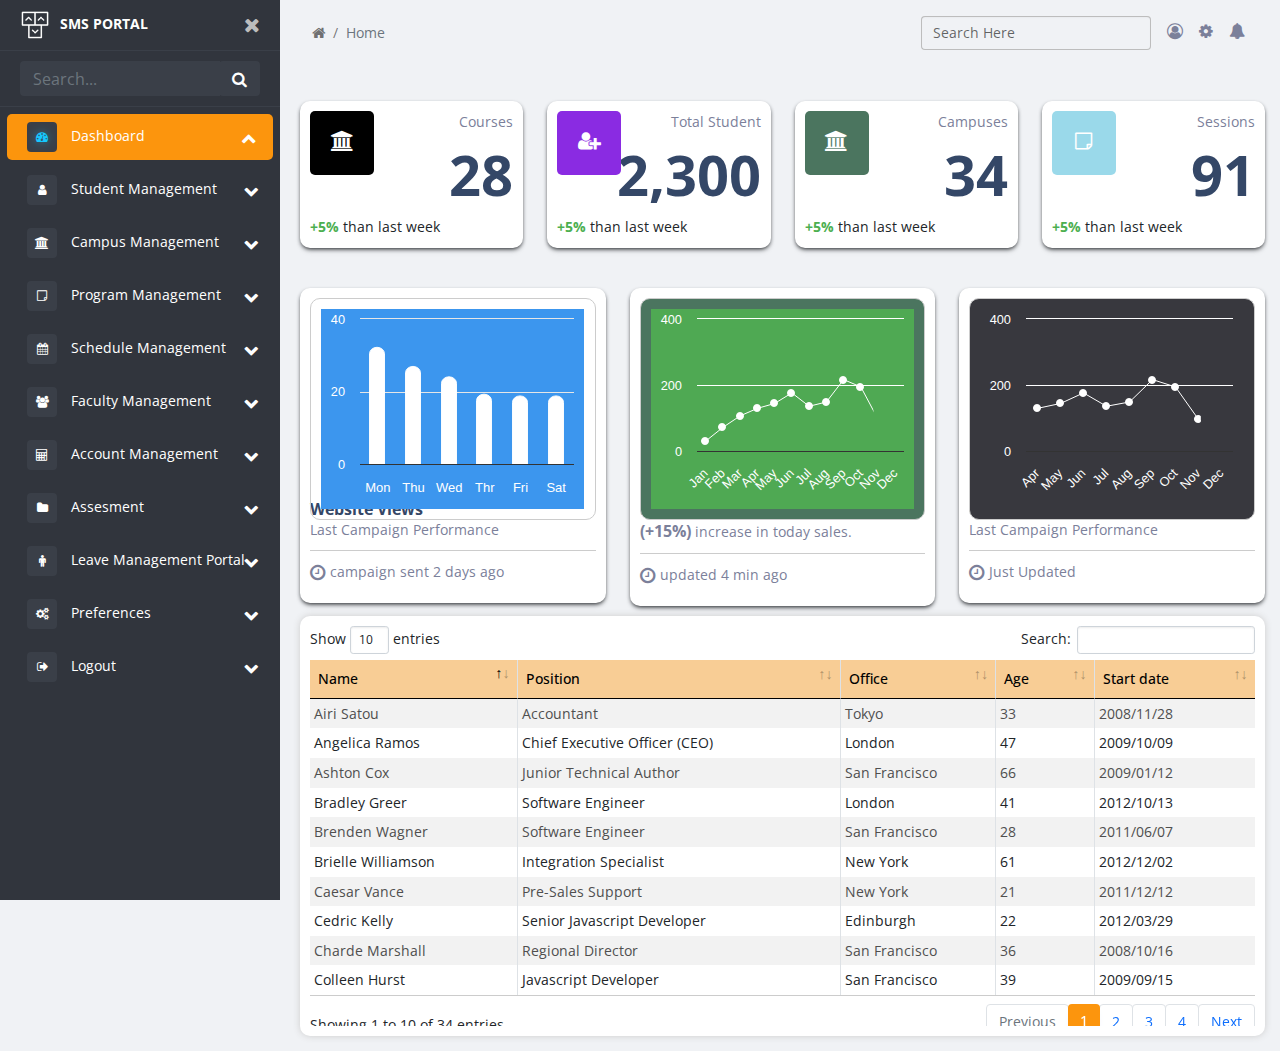
<file: dashboard - Copy.html>
<!DOCTYPE html>
<html lang="en">

<head>

  <meta charset="utf-8">
  <meta name="viewport" content="width=device-width, initial-scale=1, shrink-to-fit=no">
  <meta name="description" content="">
  <meta name="author" content="">

  <title>:: Welcome to Armstrong ::</title>
  <link rel="shortcut icon" href="img/favicon.ico" />

  <!-- Bootstrap core CSS -->
  <!--  <link href="css/bootstrap.min.css" rel="stylesheet"> -->

  <!-- Custom styles for this template -->

  <!--  <link href="css/style.css" rel="stylesheet">
  <link href="fonts/stylesheet.css" rel="stylesheet"> -->


  <link rel="stylesheet" href="css/mdb.min.css">
  <link rel="stylesheet" href="css/bootstrap.min.css">
  <link rel="stylesheet" href="css/style.css">
  <link rel="stylesheet" href="fonts/font-awesome.min.css">
  <link rel="stylesheet" href="fonts/stylesheet.css">
  <link rel='stylesheet' href="css/dataTables.bootstrap4.min.css">



</head>

<body>

  <!-- partial:index.partial.html -->
  <div class="page-wrapper chiller-theme toggled">
    <a id="show-sidebar" class="btn btn-sm btn-dark" href="#">
      <i class="fa fa-bars"></i>
    </a>
    <nav id="sidebar" class="sidebar-wrapper">
      <div class="sidebar-content">
        <div class="sidebar-brand">
          <a href="#"><img src="img/logo-ct.png" alt="icon">SMS Portal</a>
          <div id="close-sidebar">
            <i class="fa fa-times"></i>
          </div>
        </div>

        <!-- sidebar-header  -->
        <div class="sidebar-search">
          <div>
            <div class="input-group">
              <input type="text" class="form-control search-menu" placeholder="Search...">
              <div class="input-group-append">
                <span class="input-group-text">
                  <i class="fa fa-search" aria-hidden="true"></i>
                </span>
              </div>
            </div>
          </div>
        </div>
        <!-- sidebar-search  -->
        <div class="sidebar-menu">
          <ul>

            <li class="sidebar-dropdown active">
              <a href="#">
                <i class="fa fa-tachometer"></i>
                <span>Dashboard</span>

              </a>
              <div class="sidebar-submenu">
              <ul>
                <li>
                  <a href="#">Submenu 1
                  
                  </a>
                </li>
                <li>
                  <a href="#">Submenu 2</a>
                </li>
                <li>
                  <a href="#">Submenu 3</a>
                </li>
              </ul>
            </div>
            </li>
            <li class="sidebar-dropdown">
              <a href="#">
                <i class="fa fa-user" aria-hidden="true"></i>
                <span>Student Management</span>

              </a>

            </li>
            <li class="sidebar-dropdown">
              <a href="#">
                <i class="fa fa-university" aria-hidden="true"></i>
                <span>Campus Management</span>
              </a>

            </li>
            <li class="sidebar-dropdown">
              <a href="#">
                <i class="fa fa-sticky-note-o" aria-hidden="true"></i>
                <span>Program Management</span>
              </a>

            </li>
            <li class="sidebar-dropdown">
              <a href="schedule_management.html">
                <i class="fa fa-calendar" aria-hidden="true"></i>
                <span>Schedule Management</span>
              </a>

            </li>

            <li class="sidebar-dropdown">
              <a href="#">
                <i class="fa fa-users" aria-hidden="true"></i>
                <span>Faculty Management</span>

              </a>
            </li>
            <li class="sidebar-dropdown">
              <a href="#">
                <i class="fa fa-calculator" aria-hidden="true"></i>
                <span>Account Management</span>
              </a>
            </li>
            <li class="sidebar-dropdown">
              <a href="#">
                <i class="fa fa-folder"></i>
                <span>Assesment</span>
              </a>
            </li>
            <li class="sidebar-dropdown">
              <a href="#">
                <i class="fa fa-male" aria-hidden="true"></i>
                <span>Leave Management Portal</span>
              </a>
            </li>
            <li class="sidebar-dropdown">
              <a href="#">
                <i class="fa fa-cogs" aria-hidden="true"></i>
                <span>Preferences</span>
              </a>
            </li>
            <li class="sidebar-dropdown">
              <a href="#">
                <i class="fa fa-sign-out" aria-hidden="true"></i>
                <span>Logout</span>
              </a>
            </li>
          </ul>
        </div>
        <!-- sidebar-menu  -->
      </div>
      <!-- sidebar-content  -->

    </nav>
    <!-- sidebar-wrapper  -->
    <main class="page-content">
      <div class="container-fluid">
        <nav class="navbar sticky-top navbar-light bg-light">
          <div class="container-fluid">
            <nav aria-label="breadcrumb">
              <ol class="breadcrumb">
                <li class="breadcrumb-item"><a href="#"><i class="fa fa-home" aria-hidden="true"></i></a></li>
                <li class="breadcrumb-item active" aria-current="page">Home</li>
              </ol>
            </nav>
            <ul class="nav justify-content-end">
              <li class="nav-item">
                <a class="nav-link" href="#">
                  <div class="form-outline">
                    <input type="text" id="form12" class="form-control" />
                    <label class="form-label" for="form12">Search Here</label>
                  </div>
                </a>
              </li>
              <li class="nav-item">
                <a class="nav-link" href="#"><i class="fa fa-user-circle-o" aria-hidden="true"></i></a>
              </li>
              <li class="nav-item">
                <a class="nav-link" href="#"><i class="fa fa-cog" aria-hidden="true"></i></a>
              </li>
              <li class="nav-item">
                <a class="nav-link " href="#"><i class="fa fa-bell" aria-hidden="true"></i></a>
              </li>
            </ul>
          </div>
        </nav>
        <div class="col-lg-12">
          <div class="row">
            <div class="col-lg-3 col-md-6">
              <div class="card_info">
                <div class="icon_box"><i class="fa fa-university" aria-hidden="true"></i></div>
                <div class="card_content">
                  <div class="card_txt">Courses</div>
                  <div class="card_cnt">28</div>
                </div>
                <div class="bot_txt">
                  <span class="per_cnt">+5%</span> than last week
                </div>
              </div>
            </div>
            <div class="col-lg-3 col-md-6">
              <div class="card_info">
                <div class="icon_box bg_red"><i class="fa fa-user-plus" aria-hidden="true"></i></div>
                <div class="card_content">
                  <div class="card_txt">Total Student</div>
                  <div class="card_cnt">2,300</div>
                </div>
                <div class="bot_txt">
                  <span class="per_cnt">+5%</span> than last week
                </div>
              </div>
            </div>
            <div class="col-lg-3 col-md-6">
              <div class="card_info">
                <div class="icon_box bg_green"><i class="fa fa-university" aria-hidden="true"></i></div>
                <div class="card_content">
                  <div class="card_txt">Campuses</div>
                  <div class="card_cnt">34</div>
                </div>
                <div class="bot_txt">
                  <span class="per_cnt">+5%</span> than last week
                </div>
              </div>
            </div>
            <div class="col-lg-3 col-md-6">
              <div class="card_info">
                <div class="icon_box bg_blue"><i class="fa fa-sticky-note-o" aria-hidden="true"></i></div>
                <div class="card_content">
                  <div class="card_txt">Sessions</div>
                  <div class="card_cnt">91</div>
                </div>
                <div class="bot_txt">
                  <span class="per_cnt">+5%</span> than last week
                </div>
              </div>
            </div>
          </div>
        </div>
        <div class="col-lg-12">
          <div class="row">
            <div class="col-lg-4 col-md-6">
              <div class="card_chart">
                <div class="chart_wrap">
                  <div id="bar_chart1" style="height: 200px; width: 100%;"></div>
                </div>
                <div class="chart_content">
                  <h5>Website Views</h5>
                  <p>Last Campaign Performance</p>
                </div>
                <div class="bot_txt">
                  <span class="icon_time"><i class="fa fa-clock-o" aria-hidden="true"></i></span>campaign sent 2 days
                  ago
                </div>
              </div>
            </div>
            <div class="col-lg-4 col-md-6">
              <div class="card_chart">
                <div class="chart_wrap bg_green">
                  <div id="line_chart1" style="height: 200px; width: 100%;"></div>
                </div>
                <div class="chart_content">
                  <h5>Daily Sales</h5>
                  <p><span class="percentage">(+15%)</span> increase in today sales.</p>
                </div>
                <div class="bot_txt">
                  <span class="icon_time"><i class="fa fa-clock-o" aria-hidden="true"></i></span>updated 4 min ago
                </div>
              </div>
            </div>
            <div class="col-lg-4 col-md-6">
              <div class="card_chart">
                <div class="chart_wrap bg_black">
                  <div id="line_chart2" style="height: 200px; width: 100%;"></div>
                </div>
                <div class="chart_content">
                  <h5>Completed Tasks</h5>
                  <p>Last Campaign Performance</p>
                </div>
                <div class="bot_txt">
                  <span class="icon_time"><i class="fa fa-clock-o" aria-hidden="true"></i></span>Just Updated
                </div>
              </div>
            </div>
          </div>
        </div>
        <div class="col-lg-12">
          <div class="row">
            <div class="col-lg-12">
              <div class="table_main_wrap">
                <div class="table-reponsive tableFixHead">
                  <table id="example" class="table table-striped table-bordered">
                    <thead>
                      <tr>
                        <th>Name</th>
                        <th>Position</th>
                        <th>Office</th>
                        <th>Age</th>
                        <th>Start date</th>
                       
                      </tr>
                    </thead>
                    <tbody class="">
                      <tr>
                        <td>Tiger Nixon</td>
                        <td>System Architect</td>
                        <td>Edinburgh</td>
                        <td>61</td>
                        <td>2011/04/25</td>
                        
                      </tr>
                      <tr>
                        <td>Garrett Winters</td>
                        <td>Accountant</td>
                        <td>Tokyo</td>
                        <td>63</td>
                        <td>2011/07/25</td>
                        
                      </tr>
                      <tr>
                        <td>Ashton Cox</td>
                        <td>Junior Technical Author</td>
                        <td>San Francisco</td>
                        <td>66</td>
                        <td>2009/01/12</td>
                       
                      </tr>
                      <tr>
                        <td>Cedric Kelly</td>
                        <td>Senior Javascript Developer</td>
                        <td>Edinburgh</td>
                        <td>22</td>
                        <td>2012/03/29</td>
                       
                      </tr>
                      <tr>
                        <td>Airi Satou</td>
                        <td>Accountant</td>
                        <td>Tokyo</td>
                        <td>33</td>
                        <td>2008/11/28</td>
                       
                      </tr>
                      <tr>
                        <td>Brielle Williamson</td>
                        <td>Integration Specialist</td>
                        <td>New York</td>
                        <td>61</td>
                        <td>2012/12/02</td>
                       
                      </tr>
                      <tr>
                        <td>Herrod Chandler</td>
                        <td>Sales Assistant</td>
                        <td>San Francisco</td>
                        <td>59</td>
                        <td>2012/08/06</td>
                       
                      </tr>
                      <tr>
                        <td>Rhona Davidson</td>
                        <td>Integration Specialist</td>
                        <td>Tokyo</td>
                        <td>55</td>
                        <td>2010/10/14</td>
                       
                      </tr>
                      <tr>
                        <td>Colleen Hurst</td>
                        <td>Javascript Developer</td>
                        <td>San Francisco</td>
                        <td>39</td>
                        <td>2009/09/15</td>
                        
                      </tr>
                      <tr>
                        <td>Sonya Frost</td>
                        <td>Software Engineer</td>
                        <td>Edinburgh</td>
                        <td>23</td>
                        <td>2008/12/13</td>
                       
                      </tr>
                      <tr>
                        <td>Jena Gaines</td>
                        <td>Office Manager</td>
                        <td>London</td>
                        <td>30</td>
                        <td>2008/12/19</td>
                       
                      </tr>
                      <tr>
                        <td>Quinn Flynn</td>
                        <td>Support Lead</td>
                        <td>Edinburgh</td>
                        <td>22</td>
                        <td>2013/03/03</td>
                        
                      </tr>
                      <tr>
                        <td>Charde Marshall</td>
                        <td>Regional Director</td>
                        <td>San Francisco</td>
                        <td>36</td>
                        <td>2008/10/16</td>
                       
                      </tr>
                      <tr>
                        <td>Haley Kennedy</td>
                        <td>Senior Marketing Designer</td>
                        <td>London</td>
                        <td>43</td>
                        <td>2012/12/18</td>
                       
                      </tr>
                      <tr>
                        <td>Tatyana Fitzpatrick</td>
                        <td>Regional Director</td>
                        <td>London</td>
                        <td>19</td>
                        <td>2010/03/17</td>
                       
                      </tr>
                      <tr>
                        <td>Michael Silva</td>
                        <td>Marketing Designer</td>
                        <td>London</td>
                        <td>66</td>
                        <td>2012/11/27</td>
                        
                      </tr>
                      <tr>
                        <td>Paul Byrd</td>
                        <td>Chief Financial Officer (CFO)</td>
                        <td>New York</td>
                        <td>64</td>
                        <td>2010/06/09</td>
                       
                      </tr>
                      <tr>
                        <td>Gloria Little</td>
                        <td>Systems Administrator</td>
                        <td>New York</td>
                        <td>59</td>
                        <td>2009/04/10</td>
                       
                      </tr>
                      <tr>
                        <td>Bradley Greer</td>
                        <td>Software Engineer</td>
                        <td>London</td>
                        <td>41</td>
                        <td>2012/10/13</td>
                       
                      </tr>
                      <tr>
                        <td>Dai Rios</td>
                        <td>Personnel Lead</td>
                        <td>Edinburgh</td>
                        <td>35</td>
                        <td>2012/09/26</td>
                       
                      </tr>
                      <tr>
                        <td>Jenette Caldwell</td>
                        <td>Development Lead</td>
                        <td>New York</td>
                        <td>30</td>
                        <td>2011/09/03</td>
                        
                      </tr>
                      <tr>
                        <td>Yuri Berry</td>
                        <td>Chief Marketing Officer (CMO)</td>
                        <td>New York</td>
                        <td>40</td>
                        <td>2009/06/25</td>
                       
                      </tr>
                      <tr>
                        <td>Caesar Vance</td>
                        <td>Pre-Sales Support</td>
                        <td>New York</td>
                        <td>21</td>
                        <td>2011/12/12</td>
                       
                      </tr>
                      <tr>
                        <td>Doris Wilder</td>
                        <td>Sales Assistant</td>
                        <td>Sidney</td>
                        <td>23</td>
                        <td>2010/09/20</td>
                       
                      </tr>
                      <tr>
                        <td>Angelica Ramos</td>
                        <td>Chief Executive Officer (CEO)</td>
                        <td>London</td>
                        <td>47</td>
                        <td>2009/10/09</td>
                        
                      </tr>
                      <tr>
                        <td>Gavin Joyce</td>
                        <td>Developer</td>
                        <td>Edinburgh</td>
                        <td>42</td>
                        <td>2010/12/22</td>
                       
                      </tr>
                      <tr>
                        <td>Jennifer Chang</td>
                        <td>Regional Director</td>
                        <td>Singapore</td>
                        <td>28</td>
                        <td>2010/11/14</td>
                        
                      </tr>
                      <tr>
                        <td>Brenden Wagner</td>
                        <td>Software Engineer</td>
                        <td>San Francisco</td>
                        <td>28</td>
                        <td>2011/06/07</td>
                       
                      </tr>
                      <tr>
                        <td>Fiona Green</td>
                        <td>Chief Operating Officer (COO)</td>
                        <td>San Francisco</td>
                        <td>48</td>
                        <td>2010/03/11</td>
                       
                      </tr>
                      <tr>
                        <td>Shou Itou</td>
                        <td>Regional Marketing</td>
                        <td>Tokyo</td>
                        <td>20</td>
                        <td>2011/08/14</td>
                      
                      </tr>
                      <tr>
                        <td>Michelle House</td>
                        <td>Integration Specialist</td>
                        <td>Sidney</td>
                        <td>37</td>
                        <td>2011/06/02</td>
                       
                      </tr>
                      <tr>
                        <td>Suki Burks</td>
                        <td>Developer</td>
                        <td>London</td>
                        <td>53</td>
                        <td>2009/10/22</td>
                       
                      </tr>
                      <tr>
                        <td>Prescott Bartlett</td>
                        <td>Technical Author</td>
                        <td>London</td>
                        <td>27</td>
                        <td>2011/05/07</td>
                       
                      </tr>
                      <tr>
                        <td>Gavin Cortez</td>
                        <td>Team Leader</td>
                        <td>San Francisco</td>
                        <td>22</td>
                        <td>2008/10/26</td>
                      
                      </tr>
             
             
                    </tbody>
                  </table>
                </div>
              </div>
            </div>
           
          </div>
        </div>
      </div>

    </main>
    <!-- page-content" -->
  </div>
  <!-- page-wrapper -->
  <!-- partial -->
  <!-- /#wrapper -->

  <!-- Bootstrap core JavaScript -->
  <script src="js/jquery.min.js"></script>
  <script src="js/mdb.min.js"></script>
  <script src="js/bootstrap.bundle.min.js"></script>
  <script src="js/highcharts.js"></script>
  <script src="js/highcharts-3d.js"></script>
  <script src="js/accessibility.js"></script>
  <script src="js/jquery.dataTables1.10.19.min.js"></script>
  <script src="js/dataTables.bootstrap4.min.js"></script>
  <script>
    $(".sidebar-dropdown > a").click(function () {
      $(".sidebar-submenu").slideUp(200);
      if (
        $(this)
          .parent()
          .hasClass("active")
      ) {
        $(".sidebar-dropdown").removeClass("active");
        $(this)
          .parent()
          .removeClass("active");
      } else {
        $(".sidebar-dropdown").removeClass("active");
        $(this)
          .next(".sidebar-submenu")
          .slideDown(200);
        $(this)
          .parent()
          .addClass("active");
      }
    });

    $("#close-sidebar").click(function () {
      $(".page-wrapper").removeClass("toggled");
    });
    $("#show-sidebar").click(function () {
      $(".page-wrapper").addClass("toggled");
    });
  </script>



  <!-- Script for datatables -->
  <script>
    $(document).ready(function () {
      $('#example').DataTable();
    });

  </script>


  <!-- Script for Hour wise Chart -->


  <script type="text/javascript">

    Highcharts.chart('bar_chart1', {
      chart: {
        type: 'column',
        backgroundColor: '#3C96EE'

      },
      plotOptions: {
        series: {
          pointWidth: 15,
          borderRadius: 10,
          color: '#5556FF'
        }
      },
      title: {
        text: ''
      },
      subtitle: {
        text: ''
      },
      xAxis: {
        type: 'category',
        labels: {
          rotation: 0,
          style: {
            fontSize: '13px',
            fontFamily: 'Verdana, sans-serif',
            color: '#fff'
          }
        }
      },
      yAxis: {
        min: 0,
        title: {
          text: ''
        },
        labels: {
          style: {
            color: '#fff'
          }
        },
      },
      legend: {
        enabled: false
      },
      tooltip: {
        pointFormat: ''
      },
      series: [{
        name: 'Population',
        data: [
          ['Mon', 37.33],
          ['Thu', 31.18],
          ['Wed', 27.79],
          ['Thr', 22.23],
          ['Fri', 21.91],
          ['Sat', 21.74]
        ],
        color: '#fff',
        dataLabels: {
          enabled: false,
          rotation: -90,
          color: '#FFFFFF',
          align: 'right',
          format: '{point.y:.1f}', // one decimal
          y: 10, // 10 pixels down from the top
          style: {
            fontSize: '13px',
            fontFamily: 'Verdana, sans-serif',
            color: '#fff'
          }
        }
      }]
    });


  </script>

  <script>
    Highcharts.chart('line_chart1', {
      chart: {
        backgroundColor: '#4FA953',
        type: 'line'
      },
      title: {
        text: ''
      },
      plotOptions: {
        series: {
          color: '#fff'
        }
      },
      xAxis: {
        categories: ['Jan', 'Feb', 'Mar', 'Apr', 'May', 'Jun', 'Jul', 'Aug',
          'Sep', 'Oct', 'Nov', 'Dec'],
        labels: {
          style: {
            color: '#fff'
          }
        }
      },


      yAxis: {
        min: 0,
        max: 400,
        title: {
          text: ''
        },
        labels: {
          style: {
            color: '#fff'
          }
        },
        gridLineColor: '#fff'
      },
      legend: {
        layout: 'vertical',
        backgroundColor: '#FFFFFF',
        floating: true,
        align: 'left',
        x: 100,
        verticalAlign: 'top',
        y: 70,
        enabled: false
      },
      tooltip: {
        headerFormat: '<b>{series.name}</b><br/>',
        pointFormat: '{point.category}: {point.y}'
      },
      series: [{
        data: [29.9, 71.5, 106.4, 129.2, 144.0, 176.0, 135.6, 148.5, 216.4,
          194.1, 95.6, 54.4]
      }],
      color: '#fff'
    });
  </script>
  <script>
    Highcharts.chart('line_chart2', {
      chart: {
        backgroundColor: '#38383E',
        type: 'line'
      },
      title: {
        text: ''
      },
      plotOptions: {
        series: {
          color: '#fff'
        }
      },
      xAxis: {
        categories: ['Apr', 'May', 'Jun', 'Jul', 'Aug',
          'Sep', 'Oct', 'Nov', 'Dec'],
        labels: {
          style: {
            color: '#fff'
          }
        }
      },


      yAxis: {
        min: 0,
        max: 400,
        title: {
          text: ''
        },
        labels: {
          style: {
            color: '#fff'
          }
        },
        gridLineColor: '#fff'
      },
      legend: {
        layout: 'vertical',
        backgroundColor: '#FFFFFF',
        floating: true,
        align: 'left',
        x: 100,
        verticalAlign: 'top',
        y: 70,
        enabled: false
      },
      tooltip: {
        headerFormat: '<b>{series.name}</b><br/>',
        pointFormat: '{point.category}: {point.y}'
      },
      series: [{
        data: [129.2, 144.0, 176.0, 135.6, 148.5, 216.4,
          194.1, 95.6, 54.4]
      }],
      color: '#fff'
    });
  </script>




</body>

</html>
</file>
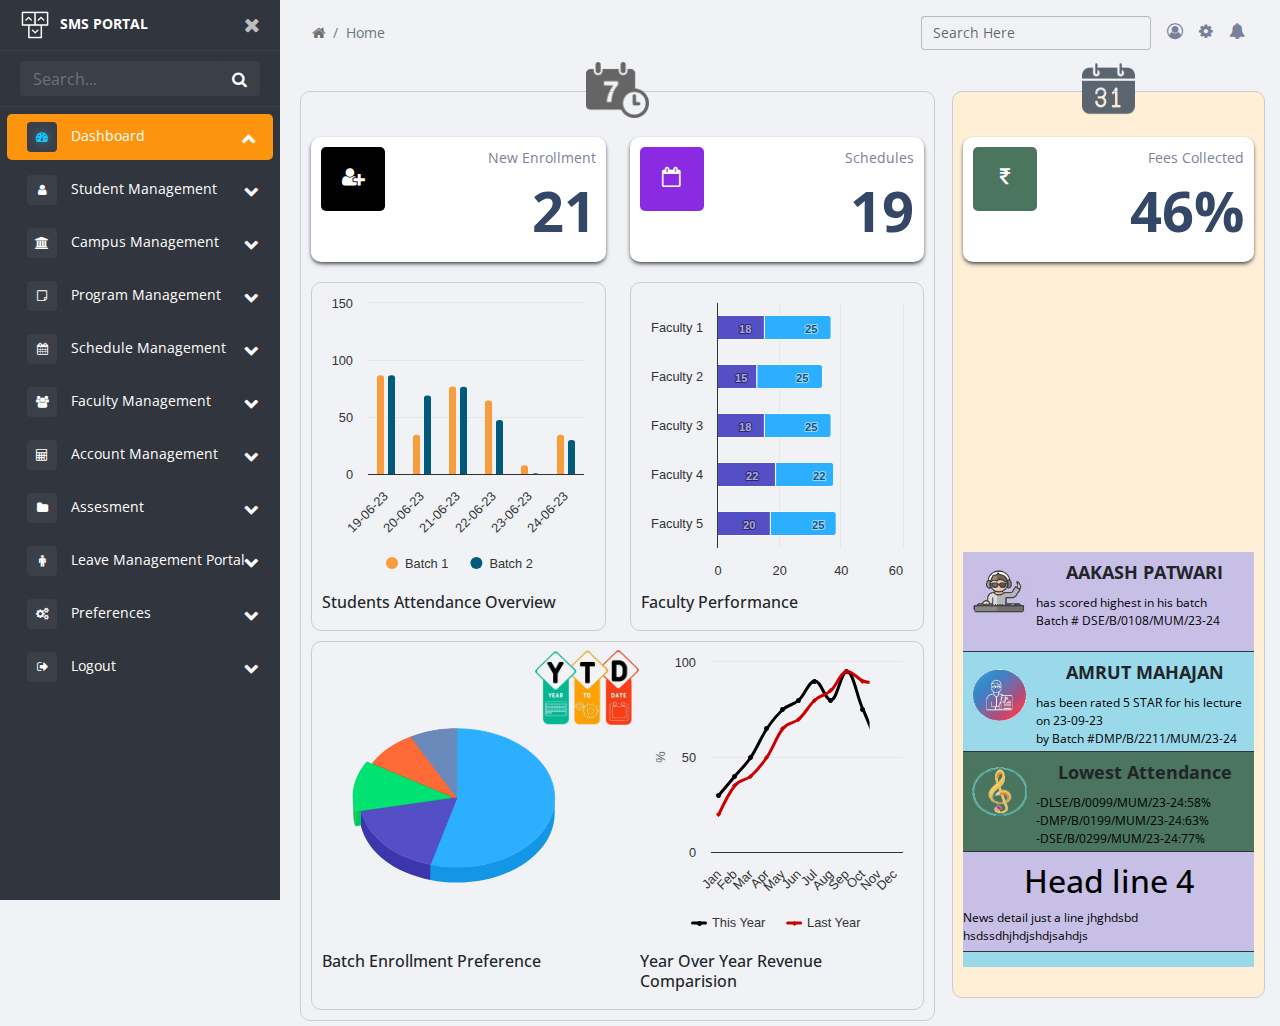
<file: dashboard.html>
<!DOCTYPE html>


<head>

  <meta charset="utf-8">
  <meta name="viewport" content="width=device-width, initial-scale=1, shrink-to-fit=no">
  <meta name="description" content="">
  <meta name="author" content="">

  <title>:: Welcome to Armstrong ::</title>
  <link rel="shortcut icon" href="img/favicon.ico" />

  <!-- Bootstrap core CSS -->
  <!--  <link href="css/bootstrap.min.css" rel="stylesheet"> -->

  <!-- Custom styles for this template -->

  <!--  <link href="css/style.css" rel="stylesheet">
  <link href="fonts/stylesheet.css" rel="stylesheet"> -->


  <link rel="stylesheet" href="css/mdb.min.css">
  <link rel="stylesheet" href="css/bootstrap.min.css">
  <link rel="stylesheet" href="css/style.css">
  <link rel="stylesheet" href="fonts/font-awesome.min.css">
  <link rel="stylesheet" href="fonts/stylesheet.css">
  <link rel='stylesheet' href="css/dataTables.bootstrap4.min.css">



</head>

<body>

  <!-- partial:index.partial.html -->
  <div class="page-wrapper chiller-theme toggled">
    <a id="show-sidebar" class="btn btn-sm btn-dark" href="#">
      <i class="fa fa-bars"></i>
    </a>
    <nav id="sidebar" class="sidebar-wrapper">
      <div class="sidebar-content">
        <div class="sidebar-brand">
          <a href="#"><img src="img/logo-ct.png" alt="icon">SMS Portal</a>
          <div id="close-sidebar">
            <i class="fa fa-times"></i>
          </div>
        </div>

        <!-- sidebar-header  -->
        <div class="sidebar-search">
          <div>
            <div class="input-group">
              <input type="text" class="form-control search-menu" placeholder="Search...">
              <div class="input-group-append">
                <span class="input-group-text">
                  <i class="fa fa-search" aria-hidden="true"></i>
                </span>
              </div>
            </div>
          </div>
        </div>
        <!-- sidebar-search  -->
        <div class="sidebar-menu">
          <ul>

            <li class="sidebar-dropdown active">
              <a href="dashboard.html">
                <i class="fa fa-tachometer"></i>
                <span>Dashboard</span>

              </a>
              <div class="sidebar-submenu">
                <ul>
                  <li>
                    <a href="#">Submenu 1

                    </a>
                  </li>
                  <li>
                    <a href="#">Submenu 2</a>
                  </li>
                  <li>
                    <a href="#">Submenu 3</a>
                  </li>
                </ul>
              </div>
            </li>
            <li class="sidebar-dropdown">
              <a href="student_management.html">
                <i class="fa fa-user" aria-hidden="true"></i>
                <span>Student Management</span>

              </a>

            </li>
            <li class="sidebar-dropdown">
              <a href="#">
                <i class="fa fa-university" aria-hidden="true"></i>
                <span>Campus Management</span>
              </a>

            </li>
            <li class="sidebar-dropdown">
              <a href="program_management.html">
                <i class="fa fa-sticky-note-o" aria-hidden="true"></i>
                <span>Program Management</span>
              </a>
              <div class="sidebar-submenu">
                <ul>
                  <li>
                    <a href="#">Submenu 1

                    </a>
                  </li>
                  <li>
                    <a href="#">Submenu 2</a>
                  </li>
                  <li>
                    <a href="#">Submenu 3</a>
                  </li>
                </ul>
              </div>
            </li>
            <li class="sidebar-dropdown">
              <a href="schedule_management.html">
                <i class="fa fa-calendar" aria-hidden="true"></i>
                <span>Schedule Management</span>
              </a>

            </li>

            <li class="sidebar-dropdown">
              <a href="#">
                <i class="fa fa-users" aria-hidden="true"></i>
                <span>Faculty Management</span>

              </a>
            </li>
            <li class="sidebar-dropdown">
              <a href="#">
                <i class="fa fa-calculator" aria-hidden="true"></i>
                <span>Account Management</span>
              </a>
            </li>
            <li class="sidebar-dropdown">
              <a href="#">
                <i class="fa fa-folder"></i>
                <span>Assesment</span>
              </a>
            </li>
            <li class="sidebar-dropdown">
              <a href="#">
                <i class="fa fa-male" aria-hidden="true"></i>
                <span>Leave Management Portal</span>
              </a>
            </li>
            <li class="sidebar-dropdown">
              <a href="#">
                <i class="fa fa-cogs" aria-hidden="true"></i>
                <span>Preferences</span>
              </a>
            </li>
            <li class="sidebar-dropdown">
              <a href="#">
                <i class="fa fa-sign-out" aria-hidden="true"></i>
                <span>Logout</span>
              </a>
            </li>
          </ul>
        </div>
        <!-- sidebar-menu  -->
      </div>
      <!-- sidebar-content  -->

    </nav>
    <!-- sidebar-wrapper  -->
    <main class="page-content">
      <div class="container-fluid">
        <nav class="navbar sticky-top navbar-light bg-light">
          <div class="container-fluid">
            <nav aria-label="breadcrumb">
              <ol class="breadcrumb">
                <li class="breadcrumb-item"><a href="#"><i class="fa fa-home" aria-hidden="true"></i></a></li>
                <li class="breadcrumb-item active" aria-current="page">Home</li>
              </ol>
            </nav>
            <ul class="nav justify-content-end">
              <li class="nav-item">
                <a class="nav-link" href="#">
                  <div class="form-outline">
                    <input type="text" id="form12" class="form-control" />
                    <label class="form-label" for="form12">Search Here</label>
                  </div>
                </a>
              </li>
              <li class="nav-item">
                <a class="nav-link" href="#"><i class="fa fa-user-circle-o" aria-hidden="true"></i></a>
              </li>
              <li class="nav-item">
                <a class="nav-link" href="#"><i class="fa fa-cog" aria-hidden="true"></i></a>
              </li>
              <li class="nav-item">
                <a class="nav-link " href="#"><i class="fa fa-bell" aria-hidden="true"></i></a>
              </li>
            </ul>
          </div>
        </nav>
        <div class="col-lg-12">
          <div class="row">
            <div class="col-lg-8">
              <div class="mid_wrap">
                <div class="row">
                  <div class="col-lg-6 col-md-6">
                    <div class="card_info">
                      <div class="icon_box"><i class="fa fa-user-plus" aria-hidden="true"></i> </div>
                      <div class="card_content">
                        <div class="card_txt">New Enrollment</div>
                        <div class="card_cnt">21</div>
                      </div>
                      <!-- <div class="bot_txt">
                      <span class="per_cnt">+5%</span> than last week
                    </div> -->
                    </div>
                  </div>
                  <div class="col-lg-6 col-md-6">
                    <div class="card_info">
                      <div class="icon_box bg_red"><i class="fa fa-calendar-o" aria-hidden="true"></i></div>
                      <div class="card_content">
                        <div class="card_txt">Schedules</div>
                        <div class="card_cnt">19</div>
                      </div>
                      <!-- <div class="bot_txt">
                      <span class="per_cnt">+5%</span> than last week
                    </div> -->
                    </div>
                  </div>
                  <div class="col-lg-6 col-md-6">
                    <div class="chart_wrap">
                     
                      <div id="student_attend_chart" style="width: 100%; height: 300px;"></div>
                      <h6>Students Attendance Overview</h6>
                    </div>
                  </div>
                  <div class="col-lg-6 col-md-6">
                    <div class="chart_wrap">
                     
                      <div id="faculty_chart" style="width: 100%; height: 300px;"></div>
                      <h6>Faculty Performance</h6>
                    </div>
                  </div>
                  <div class="col-lg-12">
                    <div class="year_wrap">
                      <div class="row">
                        <div class="col-lg-6 col-md-6">
                          <div class="chart_wrap">
                           
                            <div id="batch_chart" style="width: 100%; height: 300px;"></div>
                            <h6>Batch Enrollment Preference</h6>
                          </div>
                        </div>
                        <div class="col-lg-6 col-md-6">
                          <div class="chart_wrap">
                           
                            <div id="oee_chart" style="width: 100%; height: 300px;"></div>
                            <h6>Year Over Year Revenue Comparision</h6>
                          </div>
                        </div>
                      </div>
                      <div class="year_icon">
                        <img src="img/ytd.png" alt="img">
                      </div>
                    </div>
                  </div>
                </div>
                <div class="week_icon">
                  <img src="img/week_icon.png" alt="icon">
                </div>
              </div>
            </div>

            <div class="col-lg-4 col-md-6 pl_5">
              <div class="highlight_out_wrap">
                <div class="card_info">
                  <div class="icon_box bg_green"><i class="fa fa-inr" aria-hidden="true"></i></div>
                  <div class="card_content">
                    <div class="card_txt">Fees Collected</div>
                    <div class="card_cnt">46%</div>
                  </div>

                </div>
                <div class="col-lg-12">
                  <div class="depart_wrap">
                    <div id="dept_chart" style="width: 100%; height: 250px;"></div>
                  </div>
                </div>
                <div class="col-lg-12">
                  <div class="inn_high_wrap">
                    <div class="container">
                      <h6>Highlights</h6>
                    <ul>
                      <li class="bg_violet">
                        <div class="high_icon">
                          <img src="img/icon1.png" alt="icon" />
                        </div>
                        <div class="high_content">
                          <h4>AAKASH PATWARI</h4>
                          <p>has scored highest in his batch</p>
                          <p>Batch # DSE/B/0108/MUM/23-24</p>
                        </div>
                       
                      </li>
                      <li class="bg_blue">
                        <div class="high_icon">
                          <img src="img/icon2.png" alt="icon" />
                        </div>
                        <div class="high_content">
                          <h4>AMRUT MAHAJAN</h4>
                          <p>has been rated 5 STAR for his lecture on 23-09-23 </p>
                          <p>by Batch #DMP/B/2211/MUM/23-24</p>
                         
                        </div>
                      </li>
                      <li class="bg_green">
                        <div class="high_icon">
                          <img src="img/icon3.png" alt="icon" />
                        </div>
                        <div class="high_content">
                          <h4>Lowest Attendance</h4>
                          <p>-DLSE/B/0099/MUM/23-24:58%</p>
                          <p>-DMP/B/0199/MUM/23-24:63%</p>
                          <p>-DSE/B/0299/MUM/23-24:77%</p>
                        </div>
                      </li>
                      <li class="bg_violet">
                        <h2>Head line 4</h2>
                        <p>News detail just a line jhghdsbd hsdssdhjhdjshdjsahdjs</p>
                      </li>
                      <li class="bg_blue">
                        <h2>Head line 5</h2>
                        <p>News detail just a line jhghdsbd hsdssdhjhdjshdjsahdjs</p>
                      </li>
                      <li class="bg_green">
                        <h2>Head line 6</h2>
                        <p>News detail just a line jhghdsbd hsdssdhjhdjshdjsahdjs</p>
                      </li>
                      <li  class="bg_violet">
                        <h2>Head line 7</h2>
                        <p>News detail just a line jhghdsbd hsdssdhjhdjshdjsahdjs</p>
                      </li>
                      <li class="bg_blue">
                        <h2>Head line 8</h2>
                        <p>News detail just a line jhghdsbd hsdssdhjhdjshdjsahdjs</p>
                      </li>
                      
                    </ul>
                  </div>
                </div>
                </div>
                <div class="week_icon">
                  <img src="img/month_icon.png" alt="icon">
                </div>
              </div>
            </div>

          </div>
        </div>

      </div>

    </main>
    <!-- page-content" -->
  </div>
  <!-- page-wrapper -->
  <!-- partial -->
  <!-- /#wrapper -->

  <!-- Bootstrap core JavaScript -->
  <script src="js/jquery.min.js"></script>
  <script src="js/mdb.min.js"></script>
  <script src="js/bootstrap.bundle.min.js"></script>
  <script src="js/highcharts.js"></script>
  <script src="js/highcharts-3d.js"></script>
  <script src="https://code.highcharts.com/modules/variable-pie.js"></script>
  <script src="js/accessibility.js"></script>
  <!-- <script src="js/jquery.dataTables1.10.19.min.js"></script>
  <script src="js/dataTables.bootstrap4.min.js"></script> -->
  <script>
    $(".sidebar-dropdown > a").click(function () {
      $(".sidebar-submenu").slideUp(200);
      if (
        $(this)
          .parent()
          .hasClass("active")
      ) {
        $(".sidebar-dropdown").removeClass("active");
        $(this)
          .parent()
          .removeClass("active");
      } else {
        $(".sidebar-dropdown").removeClass("active");
        $(this)
          .next(".sidebar-submenu")
          .slideDown(200);
        $(this)
          .parent()
          .addClass("active");
      }
    });

    $("#close-sidebar").click(function () {
      $(".page-wrapper").removeClass("toggled");
    });
    $("#show-sidebar").click(function () {
      $(".page-wrapper").addClass("toggled");
    });
  </script>



  <!-- Script for datatables -->
  <!-- <script>
    $(document).ready(function () {
      $('#example').DataTable();
    });

  </script> -->


  <!-- Script for Highlights -->


<script>
  $(function(){
  var tickerLength = $('.container ul li').length;
  var tickerHeight = $('.container ul li').outerHeight();
  $('.container ul li:last-child').prependTo('.container ul');
  $('.container ul').css('marginTop',-tickerHeight);
  function moveTop(){
    $('.container ul').animate({
      top : -tickerHeight
    },600, function(){
     $('.container ul li:first-child').appendTo('.container ul');
      $('.container ul').css('top','');
    });
   }
  setInterval( function(){
    moveTop();
  }, 3000);
  });
</script>








  <script type="text/javascript">

    Highcharts.chart('student_attend_chart', {
      chart: {
        type: 'column',
        backgroundColor: 'transparent',

      },
      title: {
        text: null,
        align: 'left'
      },

      xAxis: {
        categories: ['19-06-23', '20-06-23', '21-06-23', '22-06-23', '23-06-23', '24-06-23'],
        crosshair: true,
        accessibility: {
          description: 'Countries'
        }
      },
      yAxis: {
        min: 0,
        title: {
          text: ''
        }
      },
      tooltip: {
        valueSuffix: '%'
      },
      plotOptions: {
        column: {
          pointPadding: 0.2,
          borderWidth: 0
        }
      },
      series: [
        {
          name: 'Batch 1',
          data: [100, 40, 89, 75, 10, 40],
          color: '#F99C3D'
        },
        {
          name: 'Batch 2',
          data: [100, 80, 89, 55, 2, 35],
          color: '#01597C'
        }
      ]
    });

  </script>

  <script>

    Highcharts.chart('faculty_chart', {
      chart: {
        type: 'bar',
        backgroundColor: 'transparent'
      },
      title: {
        text: null
      },
      xAxis: {
        categories: ['Faculty 1', 'Faculty 2', 'Faculty 3', 'Faculty 4', 'Faculty 5']
      },
      yAxis: {
        min: 0,
        title: {
          text: ''
        }
      },
      legend: {
        reversed: false,
        enabled: false
      },
      plotOptions: {
        series: {
          stacking: 'normal',
          dataLabels: {
            enabled: true
          }
        }
      },
      series: [{
        name: 'Cristiano Ronaldo',
        data: [25, 25, 25, 22, 25]
      }, {
        name: 'Lionel Messi',
        data: [18, 15, 18, 22, 20]
      }]
    });

  </script>

  <script>

    Highcharts.chart('batch_chart', {
      chart: {
        type: 'pie',
        backgroundColor: 'transparent',
        options3d: {
          enabled: true,
          alpha: 45,
          beta: 0
        }
      },
      title: {
        text: '',
        align: 'left'
      },

      accessibility: {
        point: {
          valueSuffix: '%'
        }
      },
      tooltip: {
        pointFormat: '{series.name}: <b>{point.percentage:.1f}%</b>'
      },
      plotOptions: {
        pie: {
          allowPointSelect: true,
          cursor: 'pointer',
          depth: 35,
          dataLabels: {
            enabled: false,
            format: '{point.name}'
          }
        }
      },
      series: [{
        type: 'pie',
        name: 'Share',
        data: [
          ['Sound Engineering', 56],
          ['MIDI', 18],
          {
            name: 'Automation',
            y: 12,
            sliced: true,
            selected: true
          },
          ['Acoustics', 9],
          ['Music Production', 8]

        ]
      }]
    });


  </script>
  <!-- Script for oee / uptime -->

  <script type="text/javascript">

    Highcharts.chart('oee_chart', {
      chart: {
        type: 'spline',
        backgroundColor: 'transparent',
      },
      title: {
        text: null
      },

      xAxis: {

        allowDecimals: false,

        categories: ['Jan', 'Feb', 'Mar', 'Apr', 'May', 'Jun', 'Jul', 'Aug', 'Sep', 'Oct', 'Nov', 'Dec']
      },
      yAxis: {
        title: {
          text: '%'
        },
        min: 0
      },
      tooltip: {
        headerFormat: '<b>{series.name}</b><br>',
        pointFormat: '{point.x:%e. %b}: {point.y:.2f} m'
      },

      plotOptions: {
        series: {
          lineWidth: 3,
          marker: {
            enabled: true,
            radius: 2.5
          }
        }
      },

      colors: ['#000', '#cc0000'],


      series: [
        {
          name: 'This Year',
          data: [
            [30],
            [40],
            [50],
            [65],
            [75],
            [80],
            [90],
            [80],
            [95],
            [75],
            [60],
            [80]

          ]
        }, {
          name: 'Last Year',
          data: [
            [20],
            [35],
            [40],
            [50],
            [65],
            [70],
            [80],
            [85],
            [95],
            [90],
            [88],
            [80]

          ]
        }
      ]
    });
  </script>


<script>
  // Data retrieved from https://worldpopulationreview.com/country-rankings/countries-by-density
Highcharts.chart('dept_chart', {
    chart: {
        type: 'variablepie'
    },
    title: {
        text: '',
        align: 'left'
    },
    tooltip: {
        headerFormat: '',
        pointFormat: '<span style="color:{point.color}">\u25CF</span> <b> {point.name}</b><br/>' +
            'Area (square km): <b>{point.y}</b><br/>' 
    }, legend: {
       
        enabled: false
      },
    plotOptions: {
        pie: {
          allowPointSelect: true,
          cursor: 'pointer',
          depth: 35,
          dataLabels: {
            enabled: false,
            format: '{point.name}'
          }
        }
      },






    series: [{
        minPointSize: 10,
        innerSize: '20%',
        zMin: 0,
        name: 'countries',
        borderRadius: 5,
        data: [{
            name: 'Seminars',
            y: 20,
            z: 92
        }, {
            name: 'Lab',
            y: 60,
            z: 119
        }, {
            name: 'Theory',
            y: 30,
            z: 121
        }, {
            name: 'On-Site',
            y: 50,
            z: 136
        }, {
            name: 'Practicals',
            y: 40,
            z: 200
        }],
        colors: [
            '#4caefe',
            '#CD40A0',
            '#FC942A',
            '#FEE600',
            '#00B5DA',
            '#745FA2'
            
        ]
    }]
});

</script>

</body>

</html>
</file>
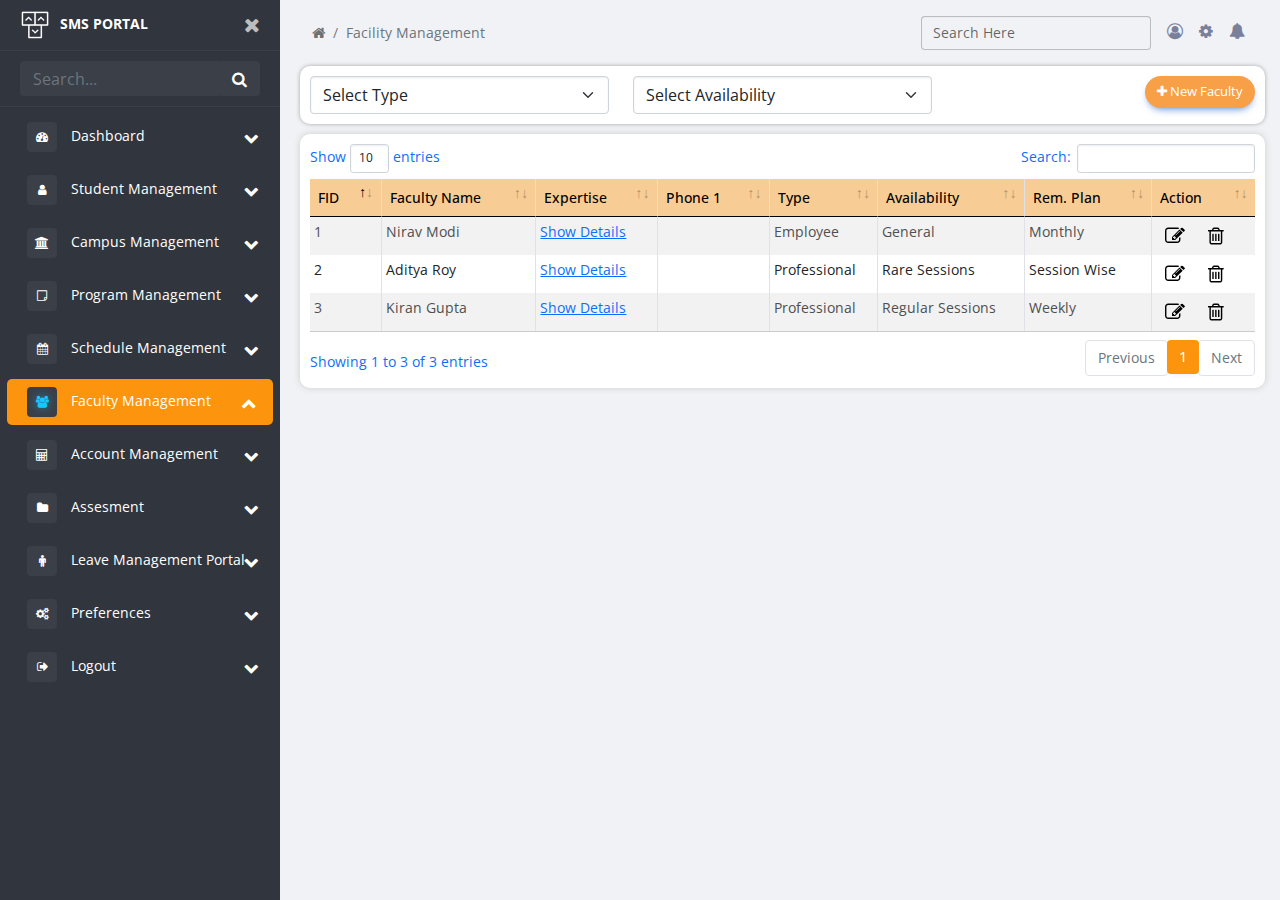
<file: faculty_management.html>
<!DOCTYPE html>
<html lang="en">

<head>

  <meta charset="utf-8">
  <meta name="viewport" content="width=device-width, initial-scale=1, shrink-to-fit=no">
  <meta name="description" content="">
  <meta name="author" content="">

  <title>:: Welcome to Armstrong ::</title>
  <link rel="shortcut icon" href="img/favicon.ico" />

  <!-- Bootstrap core CSS -->
  <!--  <link href="css/bootstrap.min.css" rel="stylesheet"> -->

  <!-- Custom styles for this template -->

  <!--  <link href="css/style.css" rel="stylesheet">
  <link href="fonts/stylesheet.css" rel="stylesheet"> -->


  <link rel="stylesheet" href="css/mdb.min.css">
  <link rel="stylesheet" href="css/bootstrap.min.css">
  <link rel="stylesheet" href="css/style.css">
  <link rel="stylesheet" href="fonts/font-awesome.min.css">
  <link rel="stylesheet" href="fonts/stylesheet.css">
  <link rel='stylesheet' href="css/dataTables.bootstrap4.min.css">



</head>

<body>

  <!-- partial:index.partial.html -->
  <div class="page-wrapper chiller-theme toggled">
    <a id="show-sidebar" class="btn btn-sm btn-dark" href="#">
      <i class="fa fa-bars"></i>
    </a>
    <nav id="sidebar" class="sidebar-wrapper">
      <div class="sidebar-content">
        <div class="sidebar-brand">
          <a href="#"><img src="img/logo-ct.png" alt="icon">SMS Portal</a>
          <div id="close-sidebar">
            <i class="fa fa-times"></i>
          </div>
        </div>

        <!-- sidebar-header  -->
        <div class="sidebar-search">
          <div>
            <div class="input-group">
              <input type="text" class="form-control search-menu" placeholder="Search...">
              <div class="input-group-append">
                <span class="input-group-text">
                  <i class="fa fa-search" aria-hidden="true"></i>
                </span>
              </div>
            </div>
          </div>
        </div>
        <!-- sidebar-search  -->
        <div class="sidebar-menu">
          <ul>

            <li class="sidebar-dropdown ">
              <a href="dashboard.html">
                <i class="fa fa-tachometer"></i>
                <span>Dashboard</span>

              </a>
              <div class="sidebar-submenu">
                <ul>
                  <li>
                    <a href="#">Submenu 1

                    </a>
                  </li>
                  <li>
                    <a href="#">Submenu 2</a>
                  </li>
                  <li>
                    <a href="#">Submenu 3</a>
                  </li>
                </ul>
              </div>
            </li>
            <li class="sidebar-dropdown ">
              <a href="student_management.html">
                <i class="fa fa-user" aria-hidden="true"></i>
                <span>Student Management</span>

              </a>

            </li>
            <li class="sidebar-dropdown ">
              <a href="campus_management.html">
                <i class="fa fa-university" aria-hidden="true"></i>
                <span>Campus Management</span>
              </a>

            </li>
            <li class="sidebar-dropdown">
              <a href="program_management.html">
                <i class="fa fa-sticky-note-o" aria-hidden="true"></i>
                <span>Program Management</span>
              </a>

            </li>
            <li class="sidebar-dropdown">
              <a href="schedule_management.html">
                <i class="fa fa-calendar" aria-hidden="true"></i>
                <span>Schedule Management</span>
              </a>

            </li>

            <li class="sidebar-dropdown active">
              <a href="faculty_management.html">
                <i class="fa fa-users" aria-hidden="true"></i>
                <span>Faculty Management</span>

              </a>
            </li>
            <li class="sidebar-dropdown">
              <a href="#">
                <i class="fa fa-calculator" aria-hidden="true"></i>
                <span>Account Management</span>
              </a>
            </li>
            <li class="sidebar-dropdown">
              <a href="#">
                <i class="fa fa-folder"></i>
                <span>Assesment</span>
              </a>
            </li>
            <li class="sidebar-dropdown">
              <a href="#">
                <i class="fa fa-male" aria-hidden="true"></i>
                <span>Leave Management Portal</span>
              </a>
            </li>
            <li class="sidebar-dropdown">
              <a href="#">
                <i class="fa fa-cogs" aria-hidden="true"></i>
                <span>Preferences</span>
              </a>
            </li>
            <li class="sidebar-dropdown">
              <a href="#">
                <i class="fa fa-sign-out" aria-hidden="true"></i>
                <span>Logout</span>
              </a>
            </li>
          </ul>
        </div>
        <!-- sidebar-menu  -->
      </div>
      <!-- sidebar-content  -->

    </nav>
    <!-- sidebar-wrapper  -->
    <main class="page-content">
      <div class="container-fluid">
        <nav class="navbar sticky-top navbar-light bg-light">
          <div class="container-fluid">
            <nav aria-label="breadcrumb">
              <ol class="breadcrumb">
                <li class="breadcrumb-item"><a href="#"><i class="fa fa-home" aria-hidden="true"></i></a></li>
                <li class="breadcrumb-item active" aria-current="page">Facility Management</li>
              </ol>
            </nav>
            <ul class="nav justify-content-end">
              <li class="nav-item">
                <a class="nav-link" href="#">
                  <div class="form-outline">
                    <input type="text" id="form12" class="form-control" />
                    <label class="form-label" for="form12">Search Here</label>
                  </div>
                </a>
              </li>
              <li class="nav-item">
                <a class="nav-link" href="#"><i class="fa fa-user-circle-o" aria-hidden="true"></i></a>
              </li>
              <li class="nav-item">
                <a class="nav-link" href="#"><i class="fa fa-cog" aria-hidden="true"></i></a>
              </li>
              <li class="nav-item">
                <a class="nav-link " href="#"><i class="fa fa-bell" aria-hidden="true"></i></a>
              </li>
            </ul>
          </div>
        </nav>
        <div class="col-lg-12">
          <div class="filter_wrap">
            <div class="row">
              <div class="col-lg-4">
                <div class="select_wrap">
                  <select class="form-select">
                    <option selected>Select Type</option>
                    <option >Employee</option>
                    <option >Professional</option>
                  </select>
                </div>
              </div>
              <div class="col-lg-4">
                <div class="select_wrap">
                  <select class="form-select">
                    <option selected>Select Availability</option>
                    <option >Genral</option>
                    <option >Rare Sessions</option>
                    <option >Regular Sessions</option>
                  </select>
                </div>
              </div>
              <div class="col-lg-4">
                <div class="right_btn">
                  <a href="add_faculty.html"><button class="btn btn-primary"  type="button" role="button" aria-expanded="false">
                    <i class="fa fa-plus" aria-hidden="true"></i> New Faculty
                  </button>
                </div>
              </div>
            </div>
          </div>
        </div>

        <div class="col-lg-12">
          <div class="row">
            <div class="col-lg-12">
              <div class="table_main_wrap">
                <div class="table-reponsive tableFixHead">
                  <table id="example" class="table table-striped table-bordered">
                    <thead>
                      <tr>
                        <th>FID</th>
                        <th>Faculty Name</th>
                        <th>Expertise</th>
                        <th>Phone 1</th>
                        <th>Type</th>
                        <th>Availability</th>
                        <th>Rem. Plan</th>
                        <th>Action</th>

                      </tr>
                    </thead>
                    <tbody class="">
                      <tr>
                        <td>1</td>
                        <td>Nirav Modi</td>
                        <td><a href="#">Show Details</a></td>
                        <td></td>
                        <td>Employee</td>
                        <td>General</td>
                        <td>Monthly</td>
                        <td class="tab_btn">
                          <button type="button" class="btn btn-primary btn-floating" data-bs-toggle="tooltip"
                            title="Edit"><i class="fa fa-pencil-square-o" aria-hidden="true"></i>
                          </button>
                          <button type="button" class="btn btn-primary btn-floating" data-bs-toggle="tooltip"
                            title="Delete"><i class="fa fa-trash-o" aria-hidden="true"></i>
                          </button>
                        </td>
                      </tr>
                      <tr>
                        <td>2</td>
                        <td>Aditya Roy</td>
                        <td><a href="#">Show Details</a></td>
                        <td></td>
                        <td>Professional</td>
                        <td>Rare Sessions</td>
                        <td>Session Wise</td>
                        <td class="tab_btn">
                          <button type="button" class="btn btn-primary btn-floating" data-bs-toggle="tooltip"
                            title="Edit"><i class="fa fa-pencil-square-o" aria-hidden="true"></i>
                          </button>
                          <button type="button" class="btn btn-primary btn-floating" data-bs-toggle="tooltip"
                            title="Delete"><i class="fa fa-trash-o" aria-hidden="true"></i>
                          </button>
                        </td>
                      </tr>
                      <tr>
                        <td>3</td>
                        <td>Kiran Gupta</td>
                        <td><a href="#">Show Details</a></td>
                        <td></td>
                        <td>Professional</td>
                        <td>Regular Sessions</td>
                        <td>Weekly</td>
                        <td class="tab_btn">
                          <button type="button" class="btn btn-primary btn-floating" data-bs-toggle="tooltip"
                            title="Edit"><i class="fa fa-pencil-square-o" aria-hidden="true"></i>
                          </button>
                          <button type="button" class="btn btn-primary btn-floating" data-bs-toggle="tooltip"
                            title="Delete"><i class="fa fa-trash-o" aria-hidden="true"></i>
                          </button>
                        </td>
                      </tr>

                    </tbody>
                  </table>
                </div>
              </div>
            </div>

          </div>
        </div>
      </div>

    </main>
    <!-- page-content" -->
  </div>
  <!-- page-wrapper -->



  <!-- Modal Pop Up for New Student Enrollment -->
  <div class="modal fade" id="add_space" tabindex="-1" aria-labelledby="exampleModalLabel" aria-hidden="true">
    <div class="modal-dialog">
      <div class="modal-content">
        <div class="modal-header">
          <h5 class="modal-title" id="exampleModalLabel">Add Space</h5>
          <button type="button" class="btn-close" data-mdb-dismiss="modal" aria-label="Close"></button>
        </div>
        <div class="modal-body">
          <div class="container-fluid">
            <div class="row">
              <div class="col-lg-12">
                <div class="select_wrap">
                  <select class="form-select">
                    <option>Select Type of Space</option>
                    <option>Treditional Classroom</option>
                    <option>Digital Classroom</option>
                    <option>Seminar Hall</option>
                  </select>
                </div>
              </div>
              <div class="col-lg-12 ">
                <div class="inp_wrap">
                  <div class="form-outline">
                    <input type="number" id="form12" class="form-control" />
                    <label class="form-label" for="form12">No of Availabel Space</label>
                  </div>
                </div>
              </div>
              <div class="col-lg-12 ">
                <div class="inp_wrap">
                  <div class="form-outline">
                    <input type="number" id="form12" class="form-control" />
                    <label class="form-label" for="form12">Space / City</label>
                  </div>
                </div>
              </div>
            </div>
          </div>
        </div>
        <div class="modal-footer">
          <div class="action_btn">

            <button type="button" class="btn btn-dark btn-rounded" data-mdb-dismiss="modal">Cancel</button>
            <button type="button" class="btn btn-warning btn-rounded">Save</button>
          </div>

        </div>
      </div>
    </div>
  </div>






  <!-- Bootstrap core JavaScript -->
  <script src="js/jquery.min.js"></script>
  <script src="js/mdb.min.js"></script>
  <script src="js/bootstrap.bundle.min.js"></script>
  <script src="js/jquery.dataTables1.10.19.min.js"></script>
  <script src="js/dataTables.bootstrap4.min.js"></script>
  <script>
    $(".sidebar-dropdown > a").click(function () {
      $(".sidebar-submenu").slideUp(200);
      if (
        $(this)
          .parent()
          .hasClass("active")
      ) {
        $(".sidebar-dropdown").removeClass("active");
        $(this)
          .parent()
          .removeClass("active");
      } else {
        $(".sidebar-dropdown").removeClass("active");
        $(this)
          .next(".sidebar-submenu")
          .slideDown(200);
        $(this)
          .parent()
          .addClass("active");
      }
    });

    $("#close-sidebar").click(function () {
      $(".page-wrapper").removeClass("toggled");
    });
    $("#show-sidebar").click(function () {
      $(".page-wrapper").addClass("toggled");
    });
  </script>



  <!-- Script for datatables -->
  <script>
    $(document).ready(function () {
      $('#example').DataTable();
    });

  </script>










</body>

</html>
</file>
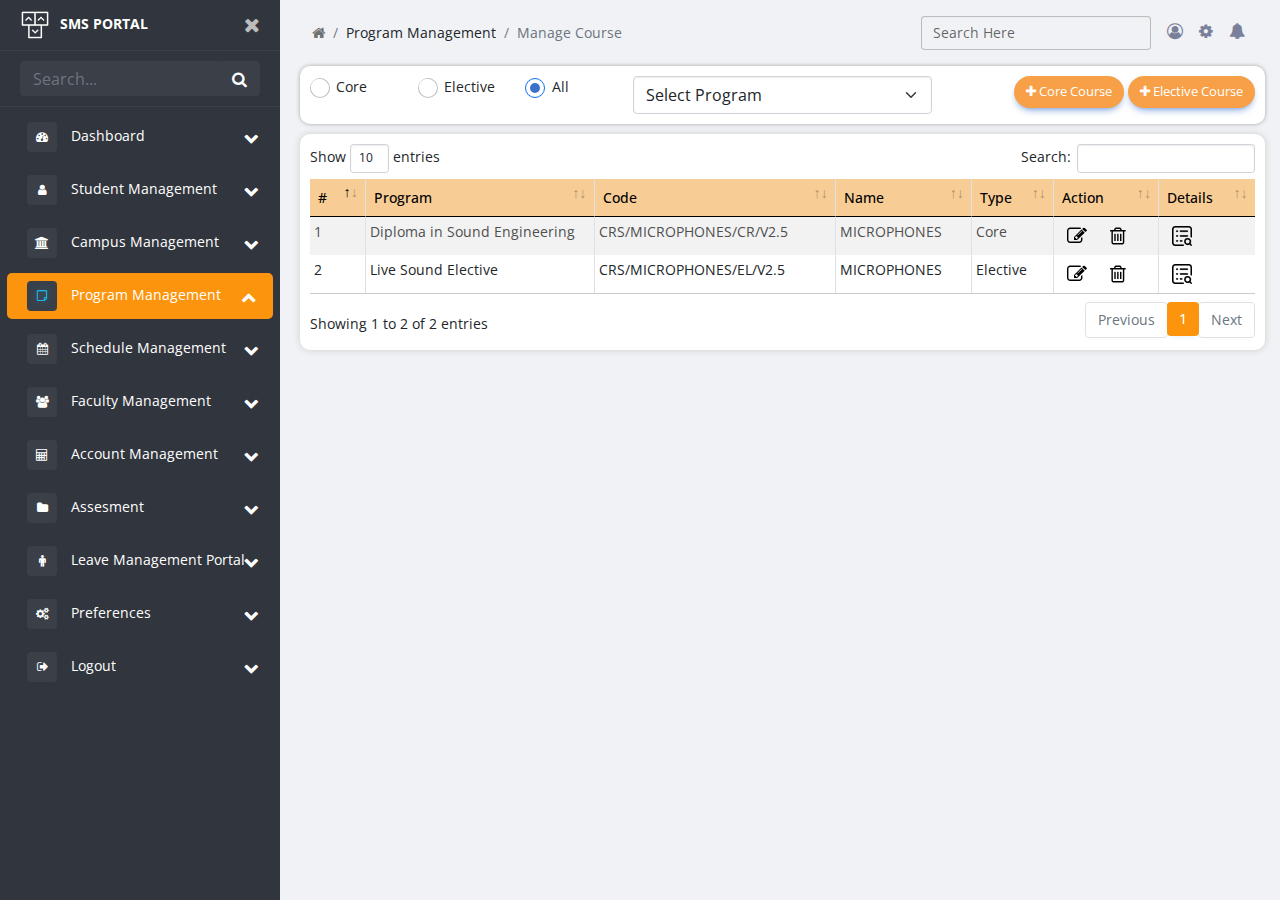
<file: manage_course.html>
<!DOCTYPE html>
<html lang="en">

<head>

  <meta charset="utf-8">
  <meta name="viewport" content="width=device-width, initial-scale=1, shrink-to-fit=no">
  <meta name="description" content="">
  <meta name="author" content="">

  <title>:: Welcome to Armstrong ::</title>
  <link rel="shortcut icon" href="img/favicon.ico" />

  <!-- Bootstrap core CSS -->
  <!--  <link href="css/bootstrap.min.css" rel="stylesheet"> -->

  <!-- Custom styles for this template -->

  <!--  <link href="css/style.css" rel="stylesheet">
  <link href="fonts/stylesheet.css" rel="stylesheet"> -->


  <link rel="stylesheet" href="css/mdb.min.css">
  <link rel="stylesheet" href="css/bootstrap.min.css">
  <link rel="stylesheet" href="css/style.css">
  <link rel="stylesheet" href="fonts/font-awesome.min.css">
  <link rel="stylesheet" href="fonts/stylesheet.css">
  <link rel='stylesheet' href="css/dataTables.bootstrap4.min.css">



</head>

<body>

  <!-- partial:index.partial.html -->
  <div class="page-wrapper chiller-theme toggled">
    <a id="show-sidebar" class="btn btn-sm btn-dark" href="#">
      <i class="fa fa-bars"></i>
    </a>
    <nav id="sidebar" class="sidebar-wrapper">
      <div class="sidebar-content">
        <div class="sidebar-brand">
          <a href="#"><img src="img/logo-ct.png" alt="icon">SMS Portal</a>
          <div id="close-sidebar">
            <i class="fa fa-times"></i>
          </div>
        </div>

        <!-- sidebar-header  -->
        <div class="sidebar-search">
          <div>
            <div class="input-group">
              <input type="text" class="form-control search-menu" placeholder="Search...">
              <div class="input-group-append">
                <span class="input-group-text">
                  <i class="fa fa-search" aria-hidden="true"></i>
                </span>
              </div>
            </div>
          </div>
        </div>
        <!-- sidebar-search  -->
        <div class="sidebar-menu">
          <ul>

            <li class="sidebar-dropdown ">
              <a href="dashboard.html">
                <i class="fa fa-tachometer"></i>
                <span>Dashboard</span>

              </a>
              <div class="sidebar-submenu">
                <ul>
                  <li>
                    <a href="#">Submenu 1

                    </a>
                  </li>
                  <li>
                    <a href="#">Submenu 2</a>
                  </li>
                  <li>
                    <a href="#">Submenu 3</a>
                  </li>
                </ul>
              </div>
            </li>
            <li class="sidebar-dropdown">
              <a href="student_management.html">
                <i class="fa fa-user" aria-hidden="true"></i>
                <span>Student Management</span>

              </a>

            </li>
            <li class="sidebar-dropdown">
              <a href="campus_management.html">
                <i class="fa fa-university" aria-hidden="true"></i>
                <span>Campus Management</span>
              </a>

            </li>
            <li class="sidebar-dropdown active">
              <a href="program_management.html">
                <i class="fa fa-sticky-note-o" aria-hidden="true"></i>
                <span>Program Management</span>
              </a>
           
            </li>
            <li class="sidebar-dropdown">
              <a href="schedule_management.html">
                <i class="fa fa-calendar" aria-hidden="true"></i>
                <span>Schedule Management</span>
              </a>

            </li>

            <li class="sidebar-dropdown">
              <a href="#">
                <i class="fa fa-users" aria-hidden="true"></i>
                <span>Faculty Management</span>

              </a>
            </li>
            <li class="sidebar-dropdown">
              <a href="#">
                <i class="fa fa-calculator" aria-hidden="true"></i>
                <span>Account Management</span>
              </a>
            </li>
            <li class="sidebar-dropdown">
              <a href="#">
                <i class="fa fa-folder"></i>
                <span>Assesment</span>
              </a>
            </li>
            <li class="sidebar-dropdown">
              <a href="#">
                <i class="fa fa-male" aria-hidden="true"></i>
                <span>Leave Management Portal</span>
              </a>
            </li>
            <li class="sidebar-dropdown">
              <a href="#">
                <i class="fa fa-cogs" aria-hidden="true"></i>
                <span>Preferences</span>
              </a>
            </li>
            <li class="sidebar-dropdown">
              <a href="#">
                <i class="fa fa-sign-out" aria-hidden="true"></i>
                <span>Logout</span>
              </a>
            </li>
          </ul>
        </div>
        <!-- sidebar-menu  -->
      </div>
      <!-- sidebar-content  -->

    </nav>
    <!-- sidebar-wrapper  -->
    <main class="page-content">
      <div class="container-fluid">
        <nav class="navbar sticky-top navbar-light bg-light">
          <div class="container-fluid">
            <nav aria-label="breadcrumb">
              <ol class="breadcrumb">
                <li class="breadcrumb-item"><a href="#"><i class="fa fa-home" aria-hidden="true"></i></a></li>
                <li class="breadcrumb-item " aria-current="page">Program Management</li>
                <li class="breadcrumb-item active" aria-current="page">Manage Course</li>
              </ol>
            </nav>
            <ul class="nav justify-content-end">
              <li class="nav-item">
                <a class="nav-link" href="#">
                  <div class="form-outline">
                    <input type="text" id="form12" class="form-control" />
                    <label class="form-label" for="form12">Search Here</label>
                  </div>
                </a>
              </li>
              <li class="nav-item">
                <a class="nav-link" href="#"><i class="fa fa-user-circle-o" aria-hidden="true"></i></a>
              </li>
              <li class="nav-item">
                <a class="nav-link" href="#"><i class="fa fa-cog" aria-hidden="true"></i></a>
              </li>
              <li class="nav-item">
                <a class="nav-link " href="#"><i class="fa fa-bell" aria-hidden="true"></i></a>
              </li>
            </ul>
          </div>
        </nav>
        <div class="col-lg-12">
          <div class="filter_wrap">
            <div class="row">
              <div class="col-lg-12">
                <div class="row">
                  <div class="col-lg-4 col-md-6">
                    <div class="radio_wrap">
                   <div class="row">
                    <div class="col-lg-4">
                      <div class="form-check">
                        <input class="form-check-input" type="radio" name="flexRadioDefault" id="flexRadioDefault1"/>
                        <label class="form-check-label" for="flexRadioDefault1"> Core </label>
                      </div>
                    </div>
                    <div class="col-lg-4">
                      <div class="form-check">
                        <input class="form-check-input" type="radio" name="flexRadioDefault" id="flexRadioDefault1"/>
                        <label class="form-check-label" for="flexRadioDefault1"> Elective </label>
                      </div>
                    </div>
                    <div class="col-lg-4">
                      <div class="form-check">
                        <input class="form-check-input" type="radio" name="flexRadioDefault" id="flexRadioDefault1" checked/>
                        <label class="form-check-label" for="flexRadioDefault1"> All </label>
                      </div>
                    </div>
                   </div>
                  </div>
                  </div>
                  <div class="col-lg-4 col-md-6">
                    <div class="select_wrap">
                      <select class="form-select">
                        <option selected>Select Program</option>
                        <option >Diploma in sound Engineering</option>
                      </select>
                    </div>
                  </div>
                  <div class="col-lg-4 col-md-6">
                    <div class="right_btn">

                      <button class="btn btn-primary" type="button" data-mdb-toggle="modal" data-mdb-target="#core_program">
                        <i class="fa fa-plus" aria-hidden="true"></i> Core Course
                      </button>
                      <button class="btn btn-primary" type="button" data-mdb-toggle="modal"
                        data-mdb-target="#elective_program">
                        <i class="fa fa-plus" aria-hidden="true"></i> Elective Course
                      </button>
    
                    </div>
                  </div>
                </div>
             

              </div>


            </div>
          </div>
        </div>

        <div class="col-lg-12">
          <div class="row">
            <div class="col-lg-12">
              <div class="table_main_wrap">
                <div class="table-reponsive tableFixHead">
                  <table id="example" class="table table-striped table-bordered">
                    <thead>
                      <tr>
                        <th>#</th>
                        <th>Program</th>
                        <th>Code</th>
                        <th>Name</th>
                        <th>Type</th>
                        <th>Action</th>
                        <th>Details</th>

                      </tr>
                    </thead>
                    <tbody class="">
                      <tr>
                        <td>1</td>
                        <td>Diploma in Sound Engineering</td>
                        <td>CRS/MICROPHONES/CR/V2.5</td>
                        <td>MICROPHONES</td>
                        <td>Core</td>
                        <td class="tab_btn">
                          <button type="button" class="btn btn-primary btn-floating" data-bs-toggle="tooltip"
                            title="Edit">
                            <i class="fa fa-pencil-square-o" aria-hidden="true"></i>
                          </button>
                          <button type="button" class="btn btn-primary btn-floating" data-bs-toggle="tooltip"
                            title="Delete">
                            <i class="fa fa-trash-o" aria-hidden="true"></i>
                          </button>
                        </td>
                        <td class="tab_btn">
                          <button type="button" class="btn btn-primary btn-floating"
                            data-bs-toggle="tooltip" title="Show Sessions">
                            <a href="manage_session.html"><img src="img/view.png" alt="icon" /></a>
                          </button>
                        </td>
                      </tr>
                      <tr>
                        <td>2</td>
                        <td>Live Sound Elective</td>
                        <td>CRS/MICROPHONES/EL/V2.5</td>
                        <td>MICROPHONES</td>
                        <td>Elective</td>
                        <td class="tab_btn">
                          <button type="button" class="btn btn-primary btn-floating"
                            data-bs-toggle="tooltip" title="Edit">
                            <i class="fa fa-pencil-square-o" aria-hidden="true"></i>
                          </button>
                          <button type="button" class="btn btn-primary btn-floating"
                            data-bs-toggle="tooltip" title="Delete">
                          <i class="fa fa-trash-o" aria-hidden="true"></i>
                          </button>
                        </td>
                        <td class="tab_btn"><button type="button" class="btn btn-primary btn-floating"
                            data-bs-toggle="tooltip" title="Show Sessions">
                            <a href="manage_session.html"><img src="img/view.png" alt="icon" /></a>
                          </button>
                        </td>
                      </tr>



                    </tbody>
                  </table>
                </div>
              </div>
            </div>

          </div>
        </div>
      </div>

    </main>
    <!-- page-content" -->
  </div>
  <!-- page-wrapper -->



  <!-- Modal Pop Up for New Student Enrollment -->
  <div class="modal fade" id="core_program" tabindex="-1" aria-labelledby="exampleModalLabel" aria-hidden="true">
    <div class="modal-dialog">
      <div class="modal-content">
        <div class="modal-header">
          <h5 class="modal-title" id="exampleModalLabel">Add Core Course</h5>
          <button type="button" class="btn-close" data-mdb-dismiss="modal" aria-label="Close"></button>
        </div>
        <div class="modal-body">
          <div class="container-fluid">
            <div class="row">
              <div class="col-lg-12 col-md-12">
                <div class="select_wrap">
                  <select class="form-select">
                    <option>Select Program</option>
                    <option selected>Diploma in sound Engineering</option>
                   
                  </select>
                </div>
              </div>
              <div class="col-lg-12 ">
                <div class="inp_wrap">
                  <div class="form-outline">
                    <input type="text" id="form12" class="form-control" disabled value="CRS/MICROPHONES/CR/V2.5" />
                    <label class="form-label" for="form12">Code</label>
                  </div>
                </div>
              </div>
              <div class="col-lg-12 ">
                <div class="inp_wrap">
                  <div class="form-outline">
                    <input type="text" id="form12" class="form-control" value="MICROPHONES" />
                    <label class="form-label" for="form12">Name</label>
                  </div>
                </div>
              </div>
              <div class="col-lg-12 ">
                <div class="inp_wrap">
                  <div class="form-outline">
                    <input type="text" id="form12" class="form-control" value="V2.5" />
                    <label class="form-label" for="form12">Revision Version</label>
                  </div>
                </div>
              </div>
            </div>
          </div>
        </div>
        <div class="modal-footer">
          <div class="action_btn">
            <button type="button" class="btn btn-dark btn-rounded" data-mdb-dismiss="modal">Cancel</button>
            <button type="button" class="btn btn-warning btn-rounded">Save</button>
          </div>
        </div>
      </div>
    </div>
  </div>

  <!-- Modal Pop Up for New Student Enrollment -->
  <div class="modal fade" id="elective_program" tabindex="-1" aria-labelledby="exampleModalLabel" aria-hidden="true">
    <div class="modal-dialog">
      <div class="modal-content">
        <div class="modal-header">
          <h5 class="modal-title" id="exampleModalLabel">Add Elective Course</h5>
          <button type="button" class="btn-close" data-mdb-dismiss="modal" aria-label="Close"></button>
        </div>
        <div class="modal-body">
          <div class="container-fluid">
            <div class="row">
              <div class="col-lg-12 col-md-12">
                <div class="select_wrap">
                  <select class="form-select">
                    <option>Select Program</option>
                    <option selected>Live Sound Elective</option>
                   
                  </select>
                </div>
              </div>
              <div class="col-lg-12 ">
                <div class="inp_wrap">
                  <div class="form-outline">
                    <input type="text" id="form12" class="form-control" value="CRS/MICROPHONES/EL/V2.5" disabled />
                    <label class="form-label" for="form12">Code</label>
                  </div>
                </div>
              </div>
              <div class="col-lg-12 ">
                <div class="inp_wrap">
                  <div class="form-outline">
                    <input type="text" id="form12" class="form-control" value="MICROPHONES" />
                    <label class="form-label" for="form12">Name</label>
                  </div>
                </div>
              </div>
              <div class="col-lg-12 ">
                <div class="inp_wrap">
                  <div class="form-outline">
                    <input type="text" id="form12" class="form-control" value="V2.5" />
                    <label class="form-label" for="form12">Revision Version</label>
                  </div>
                </div>
              </div>
            </div>
          </div>
        </div>
        <div class="modal-footer">
          <div class="action_btn">
            <button type="button" class="btn btn-dark btn-rounded" data-mdb-dismiss="modal">Cancel</button>
            <button type="button" class="btn btn-warning btn-rounded">Save</button>
          </div>
        </div>
      </div>
    </div>
  </div>

  <!-- Bootstrap core JavaScript -->
  <script src="js/jquery.min.js"></script>
  <script src="js/mdb.min.js"></script>
  <script src="js/bootstrap.bundle.min.js"></script>
  <script src="js/jquery.dataTables1.10.19.min.js"></script>
  <script src="js/dataTables.bootstrap4.min.js"></script>
  
  <script>
    $(".sidebar-dropdown > a").click(function () {
      $(".sidebar-submenu").slideUp(200);
      if (
        $(this)
          .parent()
          .hasClass("active")
      ) {
        $(".sidebar-dropdown").removeClass("active");
        $(this)
          .parent()
          .removeClass("active");
      } else {
        $(".sidebar-dropdown").removeClass("active");
        $(this)
          .next(".sidebar-submenu")
          .slideDown(200);
        $(this)
          .parent()
          .addClass("active");
      }
    });

    $("#close-sidebar").click(function () {
      $(".page-wrapper").removeClass("toggled");
    });
    $("#show-sidebar").click(function () {
      $(".page-wrapper").addClass("toggled");
    });
  </script>

  <!-- Script for datatables -->
  <script>
    $(document).ready(function () {
      $('#example').DataTable();
    });
  </script>


  <!-- Script for Tooltip -->
  <script>
    var tooltipTriggerList = [].slice.call(document.querySelectorAll('[data-bs-toggle="tooltip"]'))
    var tooltipList = tooltipTriggerList.map(function (tooltipTriggerEl) {
      return new bootstrap.Tooltip(tooltipTriggerEl)
    })
  </script>

</body>

</html>
</file>
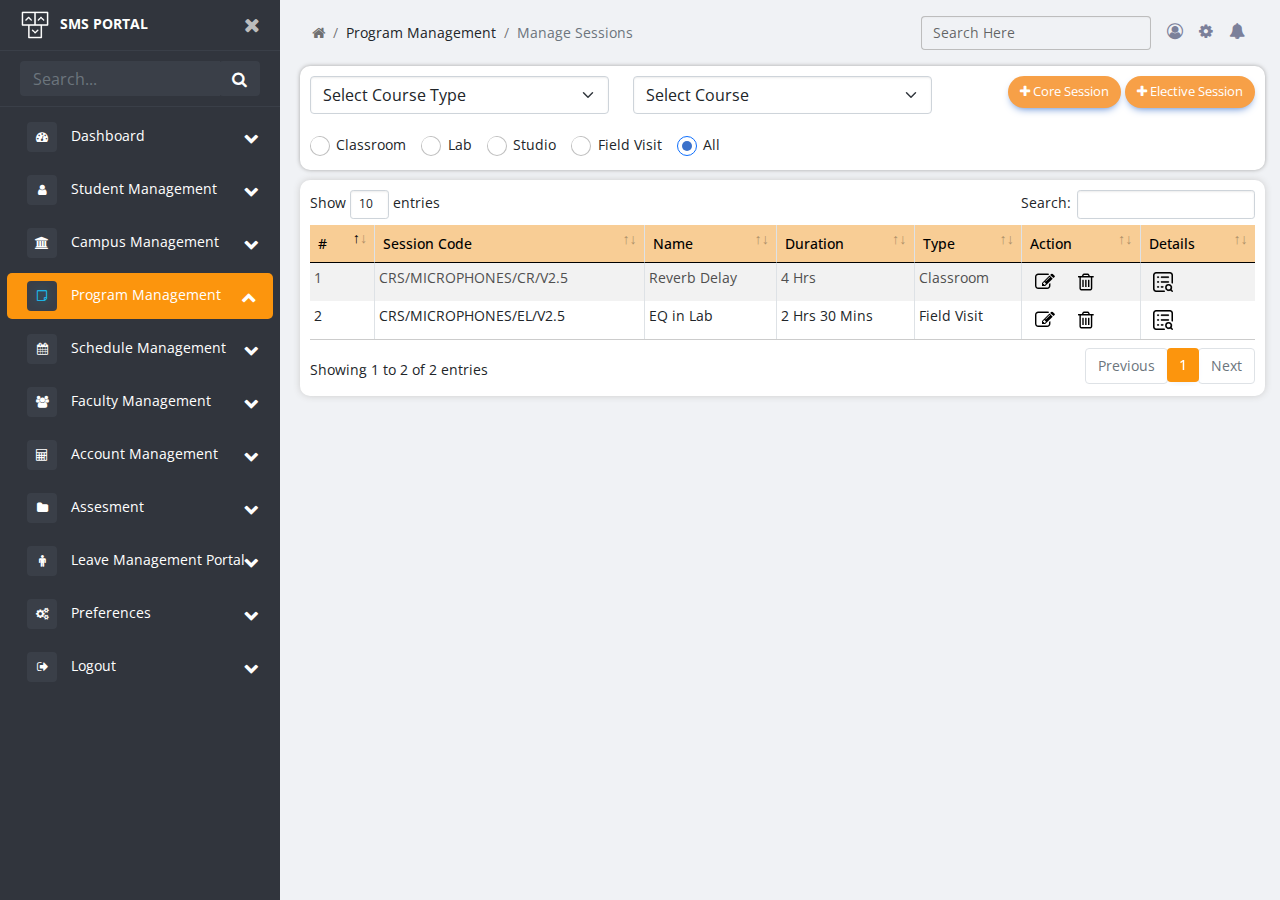
<file: manage_session.html>
<!DOCTYPE html>
<html lang="en">

<head>

  <meta charset="utf-8">
  <meta name="viewport" content="width=device-width, initial-scale=1, shrink-to-fit=no">
  <meta name="description" content="">
  <meta name="author" content="">

  <title>:: Welcome to Armstrong ::</title>
  <link rel="shortcut icon" href="img/favicon.ico" />

  <!-- Bootstrap core CSS -->
  <!--  <link href="css/bootstrap.min.css" rel="stylesheet"> -->

  <!-- Custom styles for this template -->

  <!--  <link href="css/style.css" rel="stylesheet">
  <link href="fonts/stylesheet.css" rel="stylesheet"> -->


  <link rel="stylesheet" href="css/mdb.min.css">
  <link rel="stylesheet" href="css/bootstrap.min.css">
  <link rel="stylesheet" href="css/style.css">
  <link rel="stylesheet" href="fonts/font-awesome.min.css">
  <link rel="stylesheet" href="fonts/stylesheet.css">
  <link rel='stylesheet' href="css/dataTables.bootstrap4.min.css">



</head>

<body>

  <!-- partial:index.partial.html -->
  <div class="page-wrapper chiller-theme toggled">
    <a id="show-sidebar" class="btn btn-sm btn-dark" href="#">
      <i class="fa fa-bars"></i>
    </a>
    <nav id="sidebar" class="sidebar-wrapper">
      <div class="sidebar-content">
        <div class="sidebar-brand">
          <a href="#"><img src="img/logo-ct.png" alt="icon">SMS Portal</a>
          <div id="close-sidebar">
            <i class="fa fa-times"></i>
          </div>
        </div>

        <!-- sidebar-header  -->
        <div class="sidebar-search">
          <div>
            <div class="input-group">
              <input type="text" class="form-control search-menu" placeholder="Search...">
              <div class="input-group-append">
                <span class="input-group-text">
                  <i class="fa fa-search" aria-hidden="true"></i>
                </span>
              </div>
            </div>
          </div>
        </div>
        <!-- sidebar-search  -->
        <div class="sidebar-menu">
          <ul>

            <li class="sidebar-dropdown ">
              <a href="dashboard.html">
                <i class="fa fa-tachometer"></i>
                <span>Dashboard</span>

              </a>
              <div class="sidebar-submenu">
                <ul>
                  <li>
                    <a href="#">Submenu 1

                    </a>
                  </li>
                  <li>
                    <a href="#">Submenu 2</a>
                  </li>
                  <li>
                    <a href="#">Submenu 3</a>
                  </li>
                </ul>
              </div>
            </li>
            <li class="sidebar-dropdown">
              <a href="student_management.html">
                <i class="fa fa-user" aria-hidden="true"></i>
                <span>Student Management</span>

              </a>

            </li>
            <li class="sidebar-dropdown">
              <a href="campus_management.html">
                <i class="fa fa-university" aria-hidden="true"></i>
                <span>Campus Management</span>
              </a>

            </li>
            <li class="sidebar-dropdown active">
              <a href="program_management.html">
                <i class="fa fa-sticky-note-o" aria-hidden="true"></i>
                <span>Program Management</span>
              </a>

            </li>
            <li class="sidebar-dropdown">
              <a href="schedule_management.html">
                <i class="fa fa-calendar" aria-hidden="true"></i>
                <span>Schedule Management</span>
              </a>

            </li>

            <li class="sidebar-dropdown">
              <a href="faculty_management.html">
                <i class="fa fa-users" aria-hidden="true"></i>
                <span>Faculty Management</span>

              </a>
            </li>
            <li class="sidebar-dropdown">
              <a href="#">
                <i class="fa fa-calculator" aria-hidden="true"></i>
                <span>Account Management</span>
              </a>
            </li>
            <li class="sidebar-dropdown">
              <a href="#">
                <i class="fa fa-folder"></i>
                <span>Assesment</span>
              </a>
            </li>
            <li class="sidebar-dropdown">
              <a href="#">
                <i class="fa fa-male" aria-hidden="true"></i>
                <span>Leave Management Portal</span>
              </a>
            </li>
            <li class="sidebar-dropdown">
              <a href="#">
                <i class="fa fa-cogs" aria-hidden="true"></i>
                <span>Preferences</span>
              </a>
            </li>
            <li class="sidebar-dropdown">
              <a href="#">
                <i class="fa fa-sign-out" aria-hidden="true"></i>
                <span>Logout</span>
              </a>
            </li>
          </ul>
        </div>
        <!-- sidebar-menu  -->
      </div>
      <!-- sidebar-content  -->

    </nav>
    <!-- sidebar-wrapper  -->
    <main class="page-content">
      <div class="container-fluid">
        <nav class="navbar sticky-top navbar-light bg-light">
          <div class="container-fluid">
            <nav aria-label="breadcrumb">
              <ol class="breadcrumb">
                <li class="breadcrumb-item"><a href="#"><i class="fa fa-home" aria-hidden="true"></i></a></li>
                <li class="breadcrumb-item " aria-current="page">Program Management</li>
                <li class="breadcrumb-item active" aria-current="page">Manage Sessions</li>
              </ol>
            </nav>
            <ul class="nav justify-content-end">
              <li class="nav-item">
                <a class="nav-link" href="#">
                  <div class="form-outline">
                    <input type="text" id="form12" class="form-control" />
                    <label class="form-label" for="form12">Search Here</label>
                  </div>
                </a>
              </li>
              <li class="nav-item">
                <a class="nav-link" href="#"><i class="fa fa-user-circle-o" aria-hidden="true"></i></a>
              </li>
              <li class="nav-item">
                <a class="nav-link" href="#"><i class="fa fa-cog" aria-hidden="true"></i></a>
              </li>
              <li class="nav-item">
                <a class="nav-link " href="#"><i class="fa fa-bell" aria-hidden="true"></i></a>
              </li>
            </ul>
          </div>
        </nav>
        <div class="col-lg-12">
          <div class="filter_wrap">
            <div class="row">
              <div class="col-lg-12">
                <div class="row">
                  <div class="col-lg-4 col-md-6">
                    <div class="select_wrap">
                      <select class="form-select">
                        <option selected>Select Course Type</option>
                        <option>Core</option>
                        <option>Elective</option>
                      </select>
                    </div>
                  </div>
                  <div class="col-lg-4 col-md-6">
                    <div class="select_wrap">
                      <select class="form-select">
                        <option selected>Select Course </option>
                        <option>Diploma in Sound Engineering</option>
                        <option>Live Sound Elective</option>
                      </select>
                    </div>
                  </div>
                  <div class="col-lg-4 col-md-6">
                    <div class="right_btn">

                      <button class="btn btn-primary" type="button" data-mdb-toggle="modal"
                        data-mdb-target="#core_session">
                        <i class="fa fa-plus" aria-hidden="true"></i> Core Session
                      </button>
                      <button class="btn btn-primary" type="button" data-mdb-toggle="modal"
                        data-mdb-target="#elective_session">
                        <i class="fa fa-plus" aria-hidden="true"></i> Elective Session
                      </button>

                    </div>
                  </div>
                  <div class="col-lg-8">
                    <div class="select_radio">
                      <ul class="nav">
                        <li class="nav-item">
                          <div class="form-check">
                            <input class="form-check-input" type="radio" name="flexRadioDefault"
                              id="flexRadioDefault1" />
                            <label class="form-check-label" for="flexRadioDefault1"> Classroom </label>
                          </div>
                        </li>
                        <li class="nav-item">
                          <div class="form-check">
                            <input class="form-check-input" type="radio" name="flexRadioDefault"
                              id="flexRadioDefault1" />
                            <label class="form-check-label" for="flexRadioDefault1"> Lab </label>
                          </div>
                        </li>
                        <li class="nav-item">
                          <div class="form-check">
                            <input class="form-check-input" type="radio" name="flexRadioDefault"
                              id="flexRadioDefault1" />
                            <label class="form-check-label" for="flexRadioDefault1"> Studio </label>
                          </div>
                        </li>
                        <li class="nav-item">
                          <div class="form-check">
                            <input class="form-check-input" type="radio" name="flexRadioDefault"
                              id="flexRadioDefault1" />
                            <label class="form-check-label" for="flexRadioDefault1"> Field Visit </label>
                          </div>
                        </li>
                        <li class="nav-item">
                          <div class="form-check">
                            <input class="form-check-input" type="radio" name="flexRadioDefault" id="flexRadioDefault1"
                              checked />
                            <label class="form-check-label" for="flexRadioDefault1"> All </label>
                          </div>
                        </li>
                      </ul>
                    </div>
                  </div>
                </div>


              </div>


            </div>
          </div>
        </div>

        <div class="col-lg-12">
          <div class="row">
            <div class="col-lg-12">
              <div class="table_main_wrap">
                <div class="table-reponsive tableFixHead">
                  <table id="example" class="table table-striped table-bordered">
                    <thead>
                      <tr>
                        <th>#</th>
                        <th>Session Code</th>
                        <th>Name</th>
                        <th>Duration</th>
                        <th>Type</th>
                        <th>Action</th>
                        <th>Details</th>

                      </tr>
                    </thead>
                    <tbody class="">
                      <tr>
                        <td>1</td>
                        <td>CRS/MICROPHONES/CR/V2.5</td>
                        <td>Reverb Delay</td>
                        <td>4 Hrs</td>
                        <td>Classroom</td>
                        <td class="tab_btn">
                          <button type="button" class="btn btn-primary btn-floating" data-bs-toggle="tooltip"
                            title="Edit">
                            <i class="fa fa-pencil-square-o" aria-hidden="true"></i>
                          </button>
                          <button type="button" class="btn btn-primary btn-floating" data-bs-toggle="tooltip"
                            title="Delete">
                            <i class="fa fa-trash-o" aria-hidden="true"></i>
                          </button>
                        </td>
                        <td class="tab_btn">
                          <button type="button" class="btn btn-primary btn-floating" data-bs-toggle="tooltip"
                            title="Show Topics">
                            <a href="manage_topics.html"><img src="img/view.png" alt="icon" /></a>
                          </button>
                        </td>
                      </tr>
                      <tr>
                        <td>2</td>
                        <td>CRS/MICROPHONES/EL/V2.5</td>
                        <td>EQ in Lab</td>
                        <td>2 Hrs 30 Mins</td>
                        <td>Field Visit</td>
                        <td class="tab_btn">
                          <button type="button" class="btn btn-primary btn-floating" data-bs-toggle="tooltip"
                            title="Edit">
                            <i class="fa fa-pencil-square-o" aria-hidden="true"></i>
                          </button>
                          <button type="button" class="btn btn-primary btn-floating" data-bs-toggle="tooltip"
                            title="Delete">
                            <i class="fa fa-trash-o" aria-hidden="true"></i>
                          </button>
                        </td>
                        <td class="tab_btn">
                          <button type="button" class="btn btn-primary btn-floating" data-bs-toggle="tooltip"
                            title="Show Topics">
                            <a href="manage_topics.html"><img src="img/view.png" alt="icon" /></a>
                          </button>
                        </td>
                      </tr>



                    </tbody>
                  </table>
                </div>
              </div>
            </div>

          </div>
        </div>
      </div>

    </main>
    <!-- page-content" -->
  </div>
  <!-- page-wrapper -->



  <!-- Modal Pop Up for New Student Enrollment -->
  <div class="modal fade" id="core_session" tabindex="-1" aria-labelledby="exampleModalLabel" aria-hidden="true">
    <div class="modal-dialog">
      <div class="modal-content">
        <div class="modal-header">
          <h5 class="modal-title" id="exampleModalLabel">Add Core Session</h5>
          <button type="button" class="btn-close" data-mdb-dismiss="modal" aria-label="Close"></button>
        </div>
        <div class="modal-body">
          <div class="container-fluid">
            <div class="row">
              <div class="col-lg-12 col-md-12">
                <div class="select_wrap">
                  <label>Select Course</label>
                  <select class="form-select">
                    <option selected>Select Course</option>
                    <option>CRS/MICROPHONES/CR/V2.5</option>
                  </select>
                </div>
              </div>
              <div class="col-lg-12 ">
                <div class="inp_wrap">
                  <label>Session Code</label>
                  <input type="text" id="form12" class="form-control" disabled value="CRS/MICROPHONES/CR/V2.5" />
                </div>
              </div>
              <div class="col-lg-12 ">
                <div class="inp_wrap">
                  <label>Name</label>
                  <input type="text" id="form12" class="form-control" value="Reverb Delay" />
                </div>
              </div>
              <div class="col-lg-12 ">
                <div class="row">
                  <div class="col-lg-6">
                    <div class="inp_wrap">
                      <label>Session Type</label>
                      <select class="form-select">
                        <option selected>Select Type</option>
                        <option>Classroom</option>
                      </select>
                    </div>
                  </div>
                  <div class="col-lg-6">
                    <div class="inp_wrap">
                      <label>Seq#</label>
                      <input type="text" id="form12" class="form-control" value="1of5" />
                    </div>
                  </div>
                </div>
              </div>
              <div class="col-lg-12 ">
                <div class="inp_wrap">
                  <label>Revision Version</label>
                  <input type="text" id="form12" class="form-control" value="V2.0" />
                </div>
              </div>
              <div class="col-lg-12 ">
                <div class="inp_wrap">
                  <label>Duration</label>
                  <input type="time" id="form12" class="form-control" value="V2.0" />
                </div>
              </div>

            </div>
          </div>
        </div>
        <div class="modal-footer">
          <div class="action_btn">
            <button type="button" class="btn btn-dark btn-rounded" data-mdb-dismiss="modal">Cancel</button>
            <button type="button" class="btn btn-warning btn-rounded">Save</button>
          </div>
        </div>
      </div>
    </div>
  </div>

  <!-- Modal Pop Up for New Student Enrollment -->
  <div class="modal fade" id="elective_session" tabindex="-1" aria-labelledby="exampleModalLabel" aria-hidden="true">
    <div class="modal-dialog">
      <div class="modal-content">
        <div class="modal-header">
          <h5 class="modal-title" id="exampleModalLabel">Add Elective Session</h5>
          <button type="button" class="btn-close" data-mdb-dismiss="modal" aria-label="Close"></button>
        </div>
        <div class="modal-body">
          <div class="container-fluid">
            <div class="row">
              <div class="col-lg-12 col-md-12">
                <div class="select_wrap">
                  <label>Select Course</label>
                  <select class="form-select">
                    <option selected>Select Course</option>
                    <option>CRS/MICROPHONES/CR/V2.5</option>
                  </select>
                </div>
              </div>
              <div class="col-lg-12 ">
                <div class="inp_wrap">
                  <label>Session Code</label>
                  <input type="text" id="form12" class="form-control" disabled value="CRS/MICROPHONES/CR/V2.5" />
                </div>
              </div>
              <div class="col-lg-12 ">
                <div class="inp_wrap">
                  <label>Name</label>
                  <input type="text" id="form12" class="form-control" value="Reverb Delay" />
                </div>
              </div>
              <div class="col-lg-12 ">
                <div class="row">
                  <div class="col-lg-6">
                    <div class="inp_wrap">
                      <label>Session Type</label>
                      <select class="form-select">
                        <option selected>Select Type</option>
                        <option>Classroom</option>
                      </select>
                    </div>
                  </div>
                  <div class="col-lg-6">
                    <div class="inp_wrap">
                      <label>Seq#</label>
                      <input type="text" id="form12" class="form-control" value="1of5" />
                    </div>
                  </div>
                </div>
              </div>
              <div class="col-lg-12 ">
                <div class="inp_wrap">
                  <label>Revision Version</label>
                  <input type="text" id="form12" class="form-control" value="V2.0" />
                </div>
              </div>
              <div class="col-lg-12 ">
                <div class="inp_wrap">
                  <label>Duration</label>
                  <input type="time" id="form12" class="form-control" value="V2.0" />
                </div>
              </div>

            </div>
          </div>
        </div>
        <div class="modal-footer">
          <div class="action_btn">
            <button type="button" class="btn btn-dark btn-rounded" data-mdb-dismiss="modal">Cancel</button>
            <button type="button" class="btn btn-warning btn-rounded">Save</button>
          </div>
        </div>
      </div>
    </div>
  </div>


  <!-- Bootstrap core JavaScript -->
  <script src="js/jquery.min.js"></script>
  <script src="js/mdb.min.js"></script>
  <script src="js/bootstrap.bundle.min.js"></script>
  <script src="js/jquery.dataTables1.10.19.min.js"></script>
  <script src="js/dataTables.bootstrap4.min.js"></script>

  <script>
    $(".sidebar-dropdown > a").click(function () {
      $(".sidebar-submenu").slideUp(200);
      if (
        $(this)
          .parent()
          .hasClass("active")
      ) {
        $(".sidebar-dropdown").removeClass("active");
        $(this)
          .parent()
          .removeClass("active");
      } else {
        $(".sidebar-dropdown").removeClass("active");
        $(this)
          .next(".sidebar-submenu")
          .slideDown(200);
        $(this)
          .parent()
          .addClass("active");
      }
    });

    $("#close-sidebar").click(function () {
      $(".page-wrapper").removeClass("toggled");
    });
    $("#show-sidebar").click(function () {
      $(".page-wrapper").addClass("toggled");
    });
  </script>

  <!-- Script for datatables -->
  <script>
    $(document).ready(function () {
      $('#example').DataTable();
    });
  </script>


  <!-- Script for Tooltip -->
  <script>
    var tooltipTriggerList = [].slice.call(document.querySelectorAll('[data-bs-toggle="tooltip"]'))
    var tooltipList = tooltipTriggerList.map(function (tooltipTriggerEl) {
      return new bootstrap.Tooltip(tooltipTriggerEl)
    })
  </script>

</body>

</html>
</file>
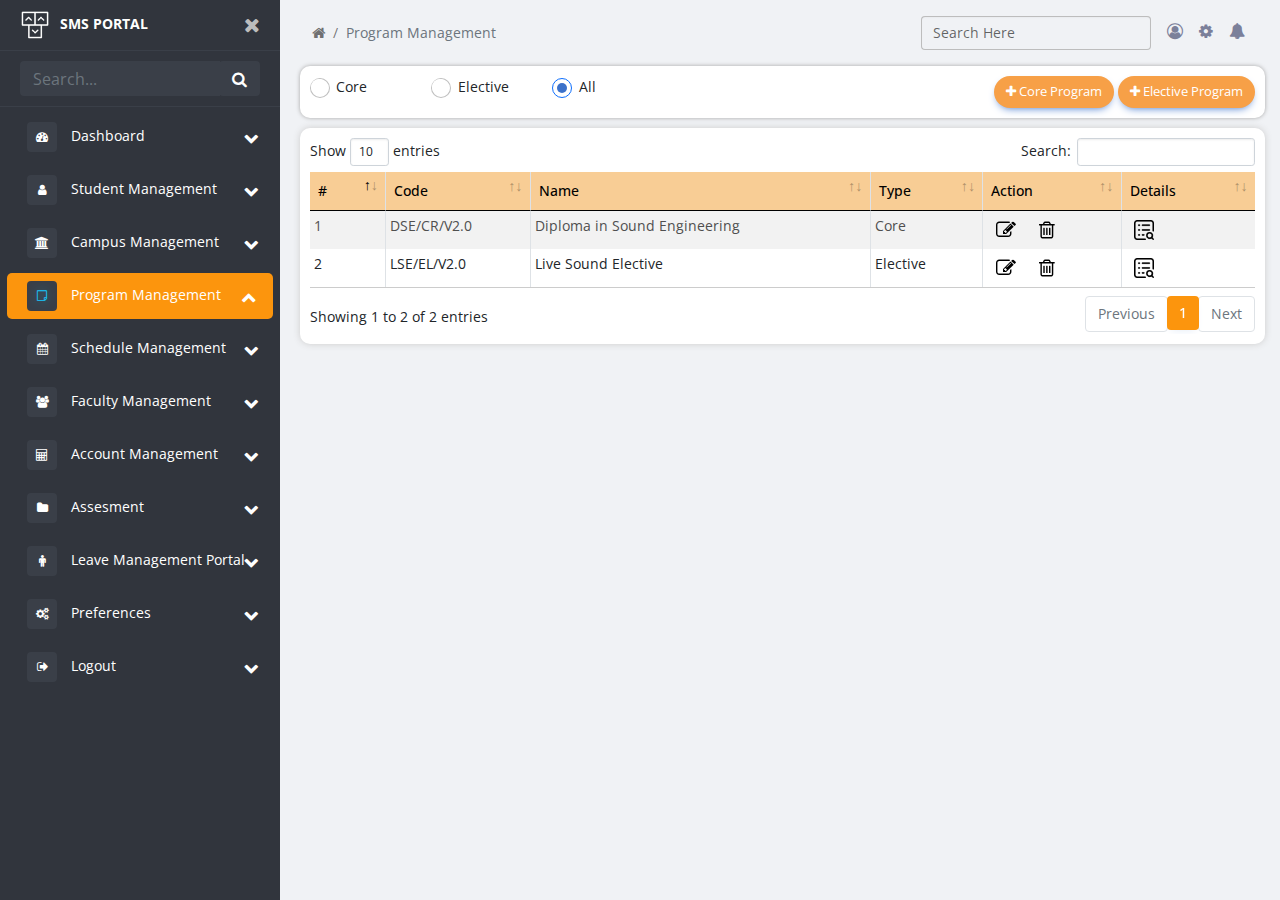
<file: program_management.html>
<!DOCTYPE html>
<html lang="en">

<head>

  <meta charset="utf-8">
  <meta name="viewport" content="width=device-width, initial-scale=1, shrink-to-fit=no">
  <meta name="description" content="">
  <meta name="author" content="">

  <title>:: Welcome to Armstrong ::</title>
  <link rel="shortcut icon" href="img/favicon.ico" />

  <!-- Bootstrap core CSS -->
  <!--  <link href="css/bootstrap.min.css" rel="stylesheet"> -->

  <!-- Custom styles for this template -->

  <!--  <link href="css/style.css" rel="stylesheet">
  <link href="fonts/stylesheet.css" rel="stylesheet"> -->


  <link rel="stylesheet" href="css/mdb.min.css">
  <link rel="stylesheet" href="css/bootstrap.min.css">
  <link rel="stylesheet" href="css/style.css">
  <link rel="stylesheet" href="fonts/font-awesome.min.css">
  <link rel="stylesheet" href="fonts/stylesheet.css">
  <link rel='stylesheet' href="css/dataTables.bootstrap4.min.css">



</head>

<body>

  <!-- partial:index.partial.html -->
  <div class="page-wrapper chiller-theme toggled">
    <a id="show-sidebar" class="btn btn-sm btn-dark" href="#">
      <i class="fa fa-bars"></i>
    </a>
    <nav id="sidebar" class="sidebar-wrapper">
      <div class="sidebar-content">
        <div class="sidebar-brand">
          <a href="#"><img src="img/logo-ct.png" alt="icon">SMS Portal</a>
          <div id="close-sidebar">
            <i class="fa fa-times"></i>
          </div>
        </div>

        <!-- sidebar-header  -->
        <div class="sidebar-search">
          <div>
            <div class="input-group">
              <input type="text" class="form-control search-menu" placeholder="Search...">
              <div class="input-group-append">
                <span class="input-group-text">
                  <i class="fa fa-search" aria-hidden="true"></i>
                </span>
              </div>
            </div>
          </div>
        </div>
        <!-- sidebar-search  -->
        <div class="sidebar-menu">
          <ul>

            <li class="sidebar-dropdown ">
              <a href="dashboard.html">
                <i class="fa fa-tachometer"></i>
                <span>Dashboard</span>

              </a>
              <div class="sidebar-submenu">
                <ul>
                  <li>
                    <a href="#">Submenu 1

                    </a>
                  </li>
                  <li>
                    <a href="#">Submenu 2</a>
                  </li>
                  <li>
                    <a href="#">Submenu 3</a>
                  </li>
                </ul>
              </div>
            </li>
            <li class="sidebar-dropdown">
              <a href="student_management.html">
                <i class="fa fa-user" aria-hidden="true"></i>
                <span>Student Management</span>

              </a>

            </li>
            <li class="sidebar-dropdown">
              <a href="campus_management.html">
                <i class="fa fa-university" aria-hidden="true"></i>
                <span>Campus Management</span>
              </a>

            </li>
            <li class="sidebar-dropdown active">
              <a href="program_management.html">
                <i class="fa fa-sticky-note-o" aria-hidden="true"></i>
                <span>Program Management</span>
              </a>
           
            </li>
            <li class="sidebar-dropdown">
              <a href="schedule_management.html">
                <i class="fa fa-calendar" aria-hidden="true"></i>
                <span>Schedule Management</span>
              </a>

            </li>

            <li class="sidebar-dropdown">
              <a href="faculty_management.html">
                <i class="fa fa-users" aria-hidden="true"></i>
                <span>Faculty Management</span>

              </a>
            </li>
            <li class="sidebar-dropdown">
              <a href="#">
                <i class="fa fa-calculator" aria-hidden="true"></i>
                <span>Account Management</span>
              </a>
            </li>
            <li class="sidebar-dropdown">
              <a href="#">
                <i class="fa fa-folder"></i>
                <span>Assesment</span>
              </a>
            </li>
            <li class="sidebar-dropdown">
              <a href="#">
                <i class="fa fa-male" aria-hidden="true"></i>
                <span>Leave Management Portal</span>
              </a>
            </li>
            <li class="sidebar-dropdown">
              <a href="#">
                <i class="fa fa-cogs" aria-hidden="true"></i>
                <span>Preferences</span>
              </a>
            </li>
            <li class="sidebar-dropdown">
              <a href="#">
                <i class="fa fa-sign-out" aria-hidden="true"></i>
                <span>Logout</span>
              </a>
            </li>
          </ul>
        </div>
        <!-- sidebar-menu  -->
      </div>
      <!-- sidebar-content  -->

    </nav>
    <!-- sidebar-wrapper  -->
    <main class="page-content">
      <div class="container-fluid">
        <nav class="navbar sticky-top navbar-light bg-light">
          <div class="container-fluid">
            <nav aria-label="breadcrumb">
              <ol class="breadcrumb">
                <li class="breadcrumb-item"><a href="#"><i class="fa fa-home" aria-hidden="true"></i></a></li>
                <li class="breadcrumb-item active" aria-current="page">Program Management</li>
              </ol>
            </nav>
            <ul class="nav justify-content-end">
              <li class="nav-item">
                <a class="nav-link" href="#">
                  <div class="form-outline">
                    <input type="text" id="form12" class="form-control" />
                    <label class="form-label" for="form12">Search Here</label>
                  </div>
                </a>
              </li>
              <li class="nav-item">
                <a class="nav-link" href="#"><i class="fa fa-user-circle-o" aria-hidden="true"></i></a>
              </li>
              <li class="nav-item">
                <a class="nav-link" href="#"><i class="fa fa-cog" aria-hidden="true"></i></a>
              </li>
              <li class="nav-item">
                <a class="nav-link " href="#"><i class="fa fa-bell" aria-hidden="true"></i></a>
              </li>
            </ul>
          </div>
        </nav>
        <div class="col-lg-12">
          <div class="filter_wrap">
            <div class="row">
              <div class="col-lg-12">
                <div class="row">
                  <div class="col-lg-6 col-md-6">
                    <div class="radio_wrap">
                   <div class="row">
                    <div class="col-lg-3">
                      <div class="form-check">
                        <input class="form-check-input" type="radio" name="flexRadioDefault" id="flexRadioDefault1"/>
                        <label class="form-check-label" for="flexRadioDefault1"> Core </label>
                      </div>
                    </div>
                    <div class="col-lg-3">
                      <div class="form-check">
                        <input class="form-check-input" type="radio" name="flexRadioDefault" id="flexRadioDefault1"/>
                        <label class="form-check-label" for="flexRadioDefault1"> Elective </label>
                      </div>
                    </div>
                    <div class="col-lg-3">
                      <div class="form-check">
                        <input class="form-check-input" type="radio" name="flexRadioDefault" id="flexRadioDefault1" checked/>
                        <label class="form-check-label" for="flexRadioDefault1"> All </label>
                      </div>
                    </div>
                   </div>
                  </div>
                  </div>
                  <div class="col-lg-6 col-md-6">
                    <div class="right_btn">

                      <button class="btn btn-primary" type="button" data-mdb-toggle="modal" data-mdb-target="#core_program">
                        <i class="fa fa-plus" aria-hidden="true"></i> Core Program
                      </button>
                      <button class="btn btn-primary" type="button" data-mdb-toggle="modal"
                        data-mdb-target="#elective_program">
                        <i class="fa fa-plus" aria-hidden="true"></i> Elective Program
                      </button>
    
                    </div>
                  </div>
                </div>
             

              </div>


            </div>
          </div>
        </div>

        <div class="col-lg-12">
          <div class="row">
            <div class="col-lg-12">
              <div class="table_main_wrap">
                <div class="table-reponsive tableFixHead">
                 
                  <table id="example" class="table table-striped table-bordered">
                    <thead>
                      <tr>
                        <th>#</th>
                        <th>Code</th>
                        <th>Name</th>
                        <th>Type</th>
                        <th>Action</th>
                        <th>Details</th>

                      </tr>
                    </thead>
                    <tbody class="">
                      <tr>
                        <td>1</td>
                        <td>DSE/CR/V2.0</td>
                        <td>Diploma in Sound Engineering</td>
                        <td>Core</td>
                        <td class="tab_btn">
                          <button type="button" class="btn btn-primary btn-floating" data-bs-toggle="tooltip"
                            title="Edit">
                            <i class="fa fa-pencil-square-o" aria-hidden="true"></i>
                          </button>
                          <button type="button" class="btn btn-primary btn-floating" data-bs-toggle="tooltip"
                            title="Delete">
                            <i class="fa fa-trash-o" aria-hidden="true"></i>
                          </button>
                        </td>
                        <td class="tab_btn"><button type="button" class="btn btn-primary btn-floating"
                            data-bs-toggle="tooltip" title="Show Course Details">
                            <a href="manage_course.html"><img src="img/view.png" alt="icon" /></a>
                          </button>
                        </td>
                      </tr>
                      <tr>
                        <td>2</td>
                        <td>LSE/EL/V2.0</td>
                        <td>Live Sound Elective</td>
                        <td>Elective</td>
                        <td class="tab_btn">
                          <button type="button" class="btn btn-primary btn-floating"
                            data-bs-toggle="tooltip" title="Edit">
                            <i class="fa fa-pencil-square-o" aria-hidden="true"></i>
                          </button>
                          <button type="button" class="btn btn-primary btn-floating"
                            data-bs-toggle="tooltip" title="Delete">
                          <i class="fa fa-trash-o" aria-hidden="true"></i>
                          </button>
                        </td>
                        <td class="tab_btn"><button type="button" class="btn btn-primary btn-floating"
                            data-bs-toggle="tooltip" title="Show Course Details">
                            <a href="manage_course.html"><img src="img/view.png" alt="icon" /></a>
                          </button>
                        </td>
                      </tr>



                    </tbody>
                  </table>
                </div>
              </div>
            </div>

          </div>
        </div>
      </div>

    </main>
    <!-- page-content" -->
  </div>
  <!-- page-wrapper -->



  <!-- Modal Pop Up for New Student Enrollment -->
  <div class="modal fade" id="core_program" tabindex="-1" aria-labelledby="exampleModalLabel" aria-hidden="true">
    <div class="modal-dialog">
      <div class="modal-content">
        <div class="modal-header">
          <h5 class="modal-title" id="exampleModalLabel">Add Core Program</h5>
          <button type="button" class="btn-close" data-mdb-dismiss="modal" aria-label="Close"></button>
        </div>
        <div class="modal-body">
          <div class="container-fluid">
            <div class="row">

              <div class="col-lg-12 ">
                <div class="inp_wrap">
                  <div class="form-outline">
                    <input type="text" id="form12" class="form-control" disabled value="DSE/CR/V2.0" />
                    <label class="form-label" for="form12">Code</label>
                  </div>
                </div>
              </div>
              <div class="col-lg-12 ">
                <div class="inp_wrap">
                  <div class="form-outline">
                    <input type="text" id="form12" class="form-control" value="Diploma in Sound Engineering" />
                    <label class="form-label" for="form12">Name</label>
                  </div>
                </div>
              </div>
              <div class="col-lg-12 ">
                <div class="inp_wrap">
                  <div class="form-outline">
                    <input type="text" id="form12" class="form-control" value="V2.0" />
                    <label class="form-label" for="form12">Revision Version</label>
                  </div>
                </div>
              </div>
            </div>
          </div>
        </div>
        <div class="modal-footer">
          <div class="action_btn">
            <button type="button" class="btn btn-dark btn-rounded" data-mdb-dismiss="modal">Cancel</button>
            <button type="button" class="btn btn-warning btn-rounded">Save</button>
          </div>
        </div>
      </div>
    </div>
  </div>

  <!-- Modal Pop Up for New Student Enrollment -->
  <div class="modal fade" id="elective_program" tabindex="-1" aria-labelledby="exampleModalLabel" aria-hidden="true">
    <div class="modal-dialog">
      <div class="modal-content">
        <div class="modal-header">
          <h5 class="modal-title" id="exampleModalLabel">Add Elective Program</h5>
          <button type="button" class="btn-close" data-mdb-dismiss="modal" aria-label="Close"></button>
        </div>
        <div class="modal-body">
          <div class="container-fluid">
            <div class="row">

              <div class="col-lg-12 ">
                <div class="inp_wrap">
                  <div class="form-outline">
                    <input type="text" id="form12" class="form-control" value="LSE/EL/V2.0" disabled />
                    <label class="form-label" for="form12">Code</label>
                  </div>
                </div>
              </div>
              <div class="col-lg-12 ">
                <div class="inp_wrap">
                  <div class="form-outline">
                    <input type="text" id="form12" class="form-control" value="Live Sound Elective" />
                    <label class="form-label" for="form12">Name</label>
                  </div>
                </div>
              </div>
              <div class="col-lg-12 ">
                <div class="inp_wrap">
                  <div class="form-outline">
                    <input type="text" id="form12" class="form-control" value="V2.0" />
                    <label class="form-label" for="form12">Revision Version</label>
                  </div>
                </div>
              </div>
            </div>
          </div>
        </div>
        <div class="modal-footer">
          <div class="action_btn">
            <button type="button" class="btn btn-dark btn-rounded" data-mdb-dismiss="modal">Cancel</button>
            <button type="button" class="btn btn-warning btn-rounded">Save</button>
          </div>
        </div>
      </div>
    </div>
  </div>

  <!-- Bootstrap core JavaScript -->
  <script src="js/jquery.min.js"></script>
  <script src="js/mdb.min.js"></script>
  <script src="js/bootstrap.bundle.min.js"></script>
  <script src="js/jquery.dataTables1.10.19.min.js"></script>
  <script src="js/dataTables.bootstrap4.min.js"></script>
  
  <script>
    $(".sidebar-dropdown > a").click(function () {
      $(".sidebar-submenu").slideUp(200);
      if (
        $(this)
          .parent()
          .hasClass("active")
      ) {
        $(".sidebar-dropdown").removeClass("active");
        $(this)
          .parent()
          .removeClass("active");
      } else {
        $(".sidebar-dropdown").removeClass("active");
        $(this)
          .next(".sidebar-submenu")
          .slideDown(200);
        $(this)
          .parent()
          .addClass("active");
      }
    });

    $("#close-sidebar").click(function () {
      $(".page-wrapper").removeClass("toggled");
    });
    $("#show-sidebar").click(function () {
      $(".page-wrapper").addClass("toggled");
    });
  </script>

  <!-- Script for datatables -->
  <script>
    $(document).ready(function () {
      $('#example').DataTable();
    });
  </script>


  <!-- Script for Tooltip -->
  <script>
    var tooltipTriggerList = [].slice.call(document.querySelectorAll('[data-bs-toggle="tooltip"]'))
    var tooltipList = tooltipTriggerList.map(function (tooltipTriggerEl) {
      return new bootstrap.Tooltip(tooltipTriggerEl)
    })
  </script>

</body>

</html>
</file>
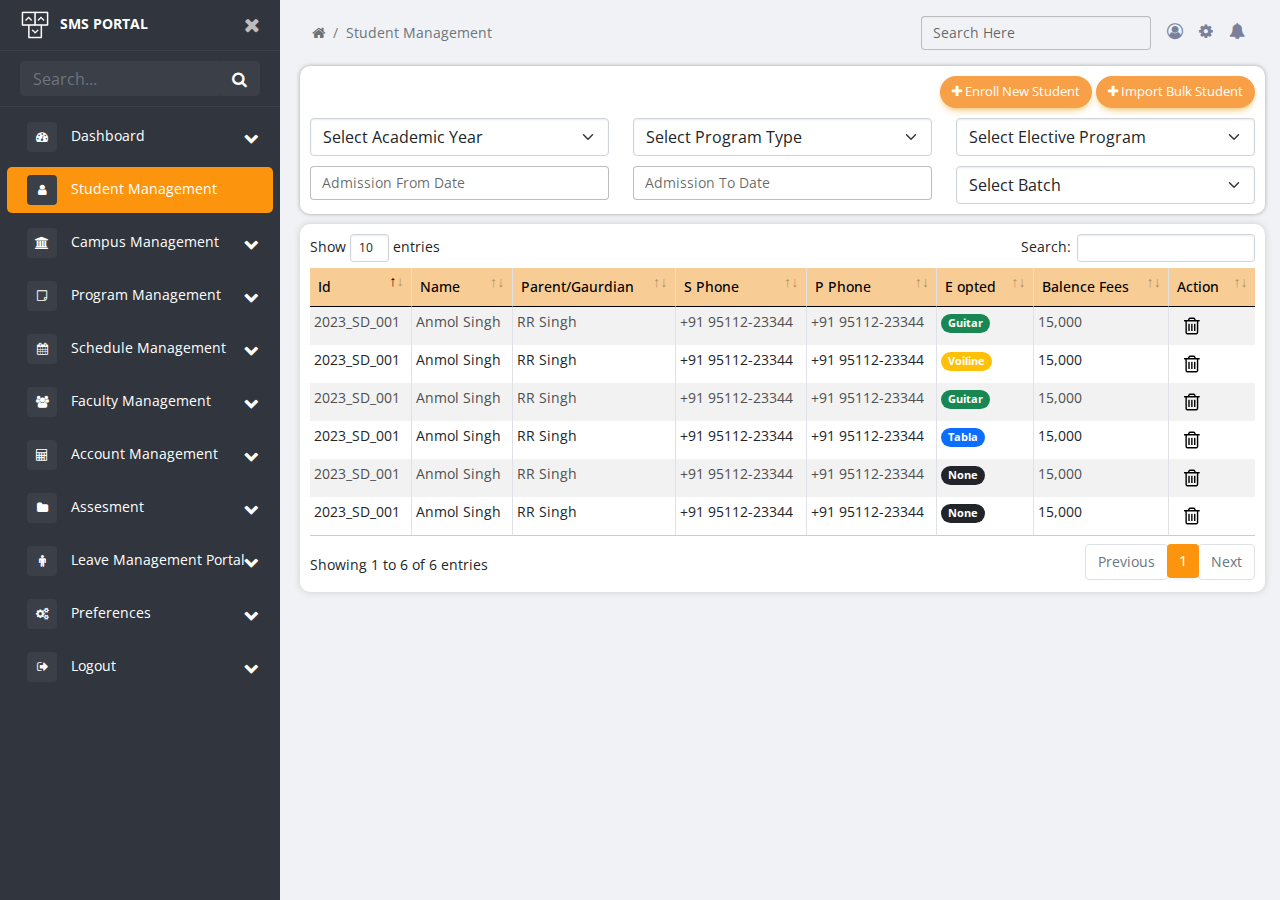
<file: student_management.html>
<!DOCTYPE html>
<html lang="en">

<head>

  <meta charset="utf-8">
  <meta name="viewport" content="width=device-width, initial-scale=1, shrink-to-fit=no">
  <meta name="description" content="">
  <meta name="author" content="">

  <title>:: Welcome to Armstrong ::</title>
  <link rel="shortcut icon" href="img/favicon.ico" />

  <!-- Bootstrap core CSS -->
  <!--  <link href="css/bootstrap.min.css" rel="stylesheet"> -->

  <!-- Custom styles for this template -->

  <!--  <link href="css/style.css" rel="stylesheet">
  <link href="fonts/stylesheet.css" rel="stylesheet"> -->


  <link rel="stylesheet" href="css/mdb.min.css">
  <link rel="stylesheet" href="css/bootstrap.min.css">
  <link rel="stylesheet" href="css/style.css">
  <link rel="stylesheet" href="fonts/font-awesome.min.css">
  <link rel="stylesheet" href="fonts/stylesheet.css">
  <link rel='stylesheet' href="css/dataTables.bootstrap4.min.css">



</head>

<body>

  <!-- partial:index.partial.html -->
  <div class="page-wrapper chiller-theme toggled">
    <a id="show-sidebar" class="btn btn-sm btn-dark" href="#">
      <i class="fa fa-bars"></i>
    </a>
    <nav id="sidebar" class="sidebar-wrapper">
      <div class="sidebar-content">
        <div class="sidebar-brand">
          <a href="#"><img src="img/logo-ct.png" alt="icon">SMS Portal</a>
          <div id="close-sidebar">
            <i class="fa fa-times"></i>
          </div>
        </div>

        <!-- sidebar-header  -->
        <div class="sidebar-search">
          <div>
            <div class="input-group">
              <input type="text" class="form-control search-menu" placeholder="Search...">
              <div class="input-group-append">
                <span class="input-group-text">
                  <i class="fa fa-search" aria-hidden="true"></i>
                </span>
              </div>
            </div>
          </div>
        </div>
        <!-- sidebar-search  -->
        <div class="sidebar-menu">
          <ul>

            <li class="sidebar-dropdown ">
              <a href="dashboard.html">
                <i class="fa fa-tachometer"></i>
                <span>Dashboard</span>

              </a>
              <div class="sidebar-submenu">
                <ul>
                  <li>
                    <a href="#">Submenu 1

                    </a>
                  </li>
                  <li>
                    <a href="#">Submenu 2</a>
                  </li>
                  <li>
                    <a href="#">Submenu 3</a>
                  </li>
                </ul>
              </div>
            </li>
            <li class="active">
              <a href="student_management.html">
                <i class="fa fa-user" aria-hidden="true"></i>
                <span>Student Management</span>

              </a>

            </li>
            <li class="sidebar-dropdown ">
              <a href="campus_management.html">
                <i class="fa fa-university" aria-hidden="true"></i>
                <span>Campus Management</span>
              </a>

            </li>
            <li class="sidebar-dropdown">
              <a href="program_management.html">
                <i class="fa fa-sticky-note-o" aria-hidden="true"></i>
                <span>Program Management</span>
              </a>

            </li>
            <li class="sidebar-dropdown">
              <a href="schedule_management.html">
                <i class="fa fa-calendar" aria-hidden="true"></i>
                <span>Schedule Management</span>
              </a>

            </li>

            <li class="sidebar-dropdown">
              <a href="#">
                <i class="fa fa-users" aria-hidden="true"></i>
                <span>Faculty Management</span>

              </a>
            </li>
            <li class="sidebar-dropdown">
              <a href="#">
                <i class="fa fa-calculator" aria-hidden="true"></i>
                <span>Account Management</span>
              </a>
            </li>
            <li class="sidebar-dropdown">
              <a href="#">
                <i class="fa fa-folder"></i>
                <span>Assesment</span>
              </a>
            </li>
            <li class="sidebar-dropdown">
              <a href="#">
                <i class="fa fa-male" aria-hidden="true"></i>
                <span>Leave Management Portal</span>
              </a>
            </li>
            <li class="sidebar-dropdown">
              <a href="#">
                <i class="fa fa-cogs" aria-hidden="true"></i>
                <span>Preferences</span>
              </a>
            </li>
            <li class="sidebar-dropdown">
              <a href="#">
                <i class="fa fa-sign-out" aria-hidden="true"></i>
                <span>Logout</span>
              </a>
            </li>
          </ul>
        </div>
        <!-- sidebar-menu  -->
      </div>
      <!-- sidebar-content  -->

    </nav>
    <!-- sidebar-wrapper  -->
    <main class="page-content">
      <div class="container-fluid">
        <nav class="navbar sticky-top navbar-light bg-light">
          <div class="container-fluid">
            <nav aria-label="breadcrumb">
              <ol class="breadcrumb">
                <li class="breadcrumb-item"><a href="#"><i class="fa fa-home" aria-hidden="true"></i></a></li>
                <li class="breadcrumb-item active" aria-current="page">Student Management</li>
              </ol>
            </nav>
            <ul class="nav justify-content-end">
              <li class="nav-item">
                <a class="nav-link" href="#">
                  <div class="form-outline">
                    <input type="text" id="form12" class="form-control" />
                    <label class="form-label" for="form12">Search Here</label>
                  </div>
                </a>
              </li>
              <li class="nav-item">
                <a class="nav-link" href="#"><i class="fa fa-user-circle-o" aria-hidden="true"></i></a>
              </li>
              <li class="nav-item">
                <a class="nav-link" href="#"><i class="fa fa-cog" aria-hidden="true"></i></a>
              </li>
              <li class="nav-item">
                <a class="nav-link " href="#"><i class="fa fa-bell" aria-hidden="true"></i></a>
              </li>
            </ul>
          </div>
        </nav>
        <div class="col-lg-12">
          <div class="filter_wrap">
            <div class="row">
              <div class="col-lg-12">
                <div class="right_btn">
                  <button type="button" class="btn btn-warning btn-rounded" data-mdb-toggle="modal" data-mdb-target="#new_enrollment_student">
                    <i class="fa fa-plus"aria-hidden="true"></i> Enroll New Student
                  </button>
                  <button type="button" class="btn btn-warning btn-rounded" data-mdb-toggle="modal" data-mdb-target="#new_enrollment_student">
                    <i class="fa fa-plus"aria-hidden="true"></i> Import Bulk Student
                  </button>
                </div>
              </div>
              <div class="col-lg-4 col-md-6">
                <div class="select_wrap">
                  <select class="form-select">
                    <option>Select Academic Year</option>
                    <option>2023</option>
                    <option>2022</option>
                    <option>2021</option>
                    <option>2020</option>
                    <option>2019</option>
                  </select>
                </div>
              </div>
              <div class="col-lg-4 col-md-6">
                <div class="select_wrap">
                  <select class="form-select">
                    <option>Select Program Type</option>
                    <option>Diploma in SE</option>
                    <option>Bachelor in SE</option>
                    <option>Master in SE</option>

                  </select>
                </div>
              </div>
              <div class="col-lg-4 col-md-6">
                <div class="select_wrap">
                  <select class="form-select">
                    <option>Select Elective Program</option>
                    <option>Guiter</option>
                    <option>Piono</option>
                    <option>Drum Set</option>
                    <option>Tabla</option>
                  </select>
                </div>
              </div>
              <div class="col-lg-4 col-md-6">
                <div class="inp_wrap">
                  <div class="form-outline">
                    <input type="date" id="form12" class="form-control" />
                    <label class="form-label" for="form12">Admission From Date</label>
                  </div>
                </div>
              </div>
              <div class="col-lg-4 col-md-6">
                <div class="inp_wrap">
                  <div class="form-outline">
                    <input type="date" id="form12" class="form-control" />
                    <label class="form-label" for="form12">Admission To Date</label>
                  </div>
                </div>
              </div>
              <div class="col-lg-4 col-md-6">
                <div class="select_wrap">
                  <select class="form-select">
                    <option>Select Batch</option>
                    <option>2023</option>
                    <option>2022</option>
                    <option>2021</option>
                    <option>2020</option>
                    <option>2019</option>
                  </select>
                </div>
              </div>
            </div>
          </div>
        </div>

        <div class="col-lg-12">
          <div class="row">
            <div class="col-lg-12">
              <div class="table_main_wrap">
                <div class="table-reponsive tableFixHead">
                  <table id="example" class="table table-striped table-bordered">
                    <thead>
                      <tr>
                        <th>Id </th>
                        <th>Name</th>
                        <th>Parent/Gaurdian</th>
                        <th>S Phone</th>
                        <th>P Phone</th>
                        <th>E opted</th>
                        <th>Balence Fees</th>
                        <th>Action</th>
                      </tr>
                    </thead>
                    <tbody class="">
                      <tr>
                        <td>2023_SD_001</td>
                        <td>Anmol Singh</td>
                        <td>RR Singh</td>
                        <td>+91 95112-23344</td>
                        <td>+91 95112-23344</td>
                        <td><span class="badge rounded-pill bg-success">Guitar</span></td>
                        <td>15,000</td>
                        <td class="tab_btn"><button type="button" class="btn btn-primary btn-floating">
                          <i class="fa fa-trash-o" aria-hidden="true"></i>
                          </button>
                        </td>
                      </tr>
                      <tr>
                        <td>2023_SD_001</td>
                        <td>Anmol Singh</td>
                        <td>RR Singh</td>
                        <td>+91 95112-23344</td>
                        <td>+91 95112-23344</td>
                        <td><span class="badge rounded-pill bg-warning">Voiline</span></td>
                        <td>15,000</td>
                        <td class="tab_btn"><button type="button" class="btn btn-primary btn-floating">
                          <i class="fa fa-trash-o" aria-hidden="true"></i>
                          </button>
                        </td>
                      </tr>
                      <tr>
                        <td>2023_SD_001</td>
                        <td>Anmol Singh</td>
                        <td>RR Singh</td>
                        <td>+91 95112-23344</td>
                        <td>+91 95112-23344</td>
                        <td><span class="badge rounded-pill bg-success">Guitar</span></td>
                        <td>15,000</td>
                        <td class="tab_btn"><button type="button" class="btn btn-primary btn-floating">
                          <i class="fa fa-trash-o" aria-hidden="true"></i>
                          </button>
                        </td>
                      </tr>
                      <tr>
                        <td>2023_SD_001</td>
                        <td>Anmol Singh</td>
                        <td>RR Singh</td>
                        <td>+91 95112-23344</td>
                        <td>+91 95112-23344</td>
                        <td><span class="badge rounded-pill bg-primary">Tabla</span></td>
                        <td>15,000</td>
                        <td class="tab_btn"><button type="button" class="btn btn-primary btn-floating">
                          <i class="fa fa-trash-o" aria-hidden="true"></i>
                          </button>
                        </td>
                      </tr>
                      <tr>
                        <td>2023_SD_001</td>
                        <td>Anmol Singh</td>
                        <td>RR Singh</td>
                        <td>+91 95112-23344</td>
                        <td>+91 95112-23344</td>
                        <td><span class="badge rounded-pill bg-dark">None</span></td>
                        <td>15,000</td>
                        <td class="tab_btn"><button type="button" class="btn btn-primary btn-floating">
                          <i class="fa fa-trash-o" aria-hidden="true"></i>
                          </button>
                        </td>
                      </tr>
                      <tr>
                        <td>2023_SD_001</td>
                        <td>Anmol Singh</td>
                        <td>RR Singh</td>
                        <td>+91 95112-23344</td>
                        <td>+91 95112-23344</td>
                        <td><span class="badge rounded-pill bg-dark">None</span></td>
                        <td>15,000</td>
                        <td class="tab_btn"><button type="button" class="btn btn-primary btn-floating">
                          <i class="fa fa-trash-o" aria-hidden="true"></i>
                          </button>
                        </td>
                      </tr>


                    </tbody>
                  </table>
                </div>
              </div>
            </div>

          </div>
        </div>
      </div>

    </main>
    <!-- page-content" -->
  </div>
  <!-- page-wrapper -->
  


<!-- Modal Pop Up for New Student Enrollment -->
<div class="modal fade" id="new_enrollment_student" tabindex="-1" aria-labelledby="exampleModalLabel" aria-hidden="true">
  <div class="modal-dialog">
    <div class="modal-content">
      <div class="modal-header">
        <h5 class="modal-title" id="exampleModalLabel">Modal title</h5>
        <button type="button" class="btn-close" data-mdb-dismiss="modal" aria-label="Close"></button>
      </div>
      <div class="modal-body">
        <div class="container-fluid">
          <div class="row">
            <div class="col-lg-9">
              <div class="accord_wrap">
                <div class="accordion" id="accordionExample">
                  <div class="accordion-item">
                    <h2 class="accordion-header" id="headingOne">
                      <button
                        class="accordion-button"
                        type="button"
                        data-mdb-toggle="collapse"
                        data-mdb-target="#collapseOne"
                        aria-expanded="true"
                        aria-controls="collapseOne"
                      >
                      Personal Details
                      </button>
                    </h2>
                    <div id="collapseOne" class="accordion-collapse collapse show" aria-labelledby="headingOne" data-mdb-parent="#accordionExample">
                      <div class="accordion-body">
                        <div class="input_out_box">
                          <div class="row">
                            <div class="col-lg-4">
                              <div class="input_wrap">
                                <div class="form-outline">
                                  <input type="text" id="form12" class="form-control" />
                                  <label class="form-label" for="form12">Name</label>
                                </div>
                              </div>
                            </div>
                            <div class="col-lg-4">
                              <div class="input_wrap">
                                <div class="form-outline">
                                  <input type="text" id="form12" class="form-control" />
                                  <label class="form-label" for="form12">Date Of Birth</label>
                                </div>
                              </div>
                            </div>
                            <div class="col-lg-4">
                              <div class="input_wrap">
                                <div class="row">
                                  <div class="col-lg-6">
                                    <div class="form-check">
                                      <input class="form-check-input" type="radio" name="flexRadioDefault" id="flexRadioDefault1"/>
                                      <label class="form-check-label" for="flexRadioDefault1"> Male </label>
                                    </div>
                                  </div>
                                  <div class="col-lg-6">
                                    <div class="form-check">
                                      <input class="form-check-input" type="radio" name="flexRadioDefault" id="flexRadioDefault1"/>
                                      <label class="form-check-label" for="flexRadioDefault1"> Female</label>
                                    </div>
                                  </div>
                                </div>
                              </div>
                            </div>
                            <div class="col-lg-4">
                              <div class="input_wrap">
                                <div class="form-outline">
                                  <input type="text" id="form12" class="form-control" />
                                  <label class="form-label" for="form12">Local Address</label>
                                </div>
                              </div>
                            </div>
                            <div class="col-lg-4">
                              <div class="input_wrap">
                                <div class="form-outline">
                                  <input type="text" id="form12" class="form-control" />
                                  <label class="form-label" for="form12">Pernanent Address</label>
                                </div>
                              </div>
                            </div>
                            <div class="col-lg-4">
                              <div class="input_wrap">
                                <div class="form-outline">
                                  <input type="text" id="form12" class="form-control" />
                                  <label class="form-label" for="form12">Email</label>
                                </div>
                              </div>
                            </div>
                            <div class="col-lg-4">
                              <div class="input_wrap">
                                <div class="form-outline">
                                  <input type="text" id="form12" class="form-control" />
                                  <label class="form-label" for="form12">Phone No 1</label>
                                </div>
                              </div>
                            </div>
                            <div class="col-lg-4">
                              <div class="input_wrap">
                                <div class="form-outline">
                                  <input type="text" id="form12" class="form-control" />
                                  <label class="form-label" for="form12">Phone No 2</label>
                                </div>
                              </div>
                            </div>
                            <div class="col-lg-4">
                              <div class="input_wrap">
                                <div class="form-outline">
                                  <input type="text" id="form12" class="form-control" />
                                  <label class="form-label" for="form12">Student ID</label>
                                </div>
                              </div>
                            </div>
                          </div>
                        </div>
                      </div>
                    </div>
                  </div>
                  <div class="accordion-item">
                    <h2 class="accordion-header" id="headingTwo">
                      <button
                        class="accordion-button collapsed"
                        type="button"
                        data-mdb-toggle="collapse"
                        data-mdb-target="#collapseTwo"
                        aria-expanded="false"
                        aria-controls="collapseTwo"
                      >
                      Gaurdian / Parent Details
                      </button>
                    </h2>
                    <div id="collapseTwo" class="accordion-collapse collapse" aria-labelledby="headingTwo" data-mdb-parent="#accordionExample">
                      <div class="accordion-body">
                        <div class="input_out_box">
                          <div class="row">
                            <div class="col-lg-4">
                              <div class="input_wrap">
                                <div class="form-outline">
                                  <input type="text" id="form12" class="form-control" />
                                  <label class="form-label" for="form12">Name</label>
                                </div>
                              </div>
                            </div>
                            <div class="col-lg-4">
                              <div class="input_wrap">
                                <div class="form-outline">
                                  <input type="text" id="form12" class="form-control" />
                                  <label class="form-label" for="form12">Date Of Birth</label>
                                </div>
                              </div>
                            </div>
                            <div class="col-lg-4">
                              <div class="input_wrap">
                                <div class="row">
                                  <div class="col-lg-6">
                                    <div class="form-check">
                                      <input class="form-check-input" type="radio" name="flexRadioDefault" id="flexRadioDefault1"/>
                                      <label class="form-check-label" for="flexRadioDefault1"> Male </label>
                                    </div>
                                  </div>
                                  <div class="col-lg-6">
                                    <div class="form-check">
                                      <input class="form-check-input" type="radio" name="flexRadioDefault" id="flexRadioDefault1"/>
                                      <label class="form-check-label" for="flexRadioDefault1"> Female</label>
                                    </div>
                                  </div>
                                </div>
                              </div>
                            </div>
                            <div class="col-lg-4">
                              <div class="input_wrap">
                                <div class="form-outline">
                                  <input type="text" id="form12" class="form-control" />
                                  <label class="form-label" for="form12">Local Address</label>
                                </div>
                              </div>
                            </div>
                            <div class="col-lg-4">
                              <div class="input_wrap">
                                <div class="form-outline">
                                  <input type="text" id="form12" class="form-control" />
                                  <label class="form-label" for="form12">Pernanent Address</label>
                                </div>
                              </div>
                            </div>
                            <div class="col-lg-4">
                              <div class="input_wrap">
                                <div class="form-outline">
                                  <input type="text" id="form12" class="form-control" />
                                  <label class="form-label" for="form12">Email</label>
                                </div>
                              </div>
                            </div>
                            <div class="col-lg-4">
                              <div class="input_wrap">
                                <div class="form-outline">
                                  <input type="text" id="form12" class="form-control" />
                                  <label class="form-label" for="form12">Phone No 1</label>
                                </div>
                              </div>
                            </div>
                            <div class="col-lg-4">
                              <div class="input_wrap">
                                <div class="form-outline">
                                  <input type="text" id="form12" class="form-control" />
                                  <label class="form-label" for="form12">Phone No 2</label>
                                </div>
                              </div>
                            </div>
                            <div class="col-lg-4">
                              <div class="input_wrap">
                                <div class="form-outline">
                                  <input type="text" id="form12" class="form-control" />
                                  <label class="form-label" for="form12">Student ID</label>
                                </div>
                              </div>
                            </div>
                          </div>
                        </div>
                      </div>
                    </div>
                  </div>
                  <div class="accordion-item">
                    <h2 class="accordion-header" id="headingThree">
                      <button
                        class="accordion-button collapsed"
                        type="button"
                        data-mdb-toggle="collapse"
                        data-mdb-target="#collapseThree"
                        aria-expanded="false"
                        aria-controls="collapseThree"
                      >
                      Academic Details
                      </button>
                    </h2>
                    <div id="collapseThree" class="accordion-collapse collapse" aria-labelledby="headingThree" data-mdb-parent="#accordionExample">
                      <div class="accordion-body">
                        <div class="input_out_box">
                          <div class="row">
                            <div class="col-lg-4">
                              <div class="input_wrap">
                                <div class="form-outline">
                                  <input type="text" id="form12" class="form-control" />
                                  <label class="form-label" for="form12">Name</label>
                                </div>
                              </div>
                            </div>
                            <div class="col-lg-4">
                              <div class="input_wrap">
                                <div class="form-outline">
                                  <input type="text" id="form12" class="form-control" />
                                  <label class="form-label" for="form12">Date Of Birth</label>
                                </div>
                              </div>
                            </div>
                            <div class="col-lg-4">
                              <div class="input_wrap">
                                <div class="row">
                                  <div class="col-lg-6">
                                    <div class="form-check">
                                      <input class="form-check-input" type="radio" name="flexRadioDefault" id="flexRadioDefault1"/>
                                      <label class="form-check-label" for="flexRadioDefault1"> Male </label>
                                    </div>
                                  </div>
                                  <div class="col-lg-6">
                                    <div class="form-check">
                                      <input class="form-check-input" type="radio" name="flexRadioDefault" id="flexRadioDefault1"/>
                                      <label class="form-check-label" for="flexRadioDefault1"> Female</label>
                                    </div>
                                  </div>
                                </div>
                              </div>
                            </div>
                            <div class="col-lg-4">
                              <div class="input_wrap">
                                <div class="form-outline">
                                  <input type="text" id="form12" class="form-control" />
                                  <label class="form-label" for="form12">Local Address</label>
                                </div>
                              </div>
                            </div>
                            <div class="col-lg-4">
                              <div class="input_wrap">
                                <div class="form-outline">
                                  <input type="text" id="form12" class="form-control" />
                                  <label class="form-label" for="form12">Pernanent Address</label>
                                </div>
                              </div>
                            </div>
                            <div class="col-lg-4">
                              <div class="input_wrap">
                                <div class="form-outline">
                                  <input type="text" id="form12" class="form-control" />
                                  <label class="form-label" for="form12">Email</label>
                                </div>
                              </div>
                            </div>
                            <div class="col-lg-4">
                              <div class="input_wrap">
                                <div class="form-outline">
                                  <input type="text" id="form12" class="form-control" />
                                  <label class="form-label" for="form12">Phone No 1</label>
                                </div>
                              </div>
                            </div>
                            <div class="col-lg-4">
                              <div class="input_wrap">
                                <div class="form-outline">
                                  <input type="text" id="form12" class="form-control" />
                                  <label class="form-label" for="form12">Phone No 2</label>
                                </div>
                              </div>
                            </div>
                            <div class="col-lg-4">
                              <div class="input_wrap">
                                <div class="form-outline">
                                  <input type="text" id="form12" class="form-control" />
                                  <label class="form-label" for="form12">Student ID</label>
                                </div>
                              </div>
                            </div>
                          </div>
                        </div>
                      </div>
                    </div>
                  </div>
                  <div class="accordion-item">
                    <h2 class="accordion-header" id="headingThree">
                      <button
                        class="accordion-button collapsed"
                        type="button"
                        data-mdb-toggle="collapse"
                        data-mdb-target="#collapseFour"
                        aria-expanded="false"
                        aria-controls="collapseThree"
                      >
                      Account Details
                      </button>
                    </h2>
                    <div id="collapseFour" class="accordion-collapse collapse" aria-labelledby="headingThree" data-mdb-parent="#accordionExample">
                      <div class="accordion-body">
                        <div class="input_out_box">
                          <div class="row">
                            <div class="col-lg-4">
                              <div class="input_wrap">
                                <div class="form-outline">
                                  <input type="text" id="form12" class="form-control" />
                                  <label class="form-label" for="form12">Name</label>
                                </div>
                              </div>
                            </div>
                            <div class="col-lg-4">
                              <div class="input_wrap">
                                <div class="form-outline">
                                  <input type="text" id="form12" class="form-control" />
                                  <label class="form-label" for="form12">Date Of Birth</label>
                                </div>
                              </div>
                            </div>
                            <div class="col-lg-4">
                              <div class="input_wrap">
                                <div class="row">
                                  <div class="col-lg-6">
                                    <div class="form-check">
                                      <input class="form-check-input" type="radio" name="flexRadioDefault" id="flexRadioDefault1"/>
                                      <label class="form-check-label" for="flexRadioDefault1"> Male </label>
                                    </div>
                                  </div>
                                  <div class="col-lg-6">
                                    <div class="form-check">
                                      <input class="form-check-input" type="radio" name="flexRadioDefault" id="flexRadioDefault1"/>
                                      <label class="form-check-label" for="flexRadioDefault1"> Female</label>
                                    </div>
                                  </div>
                                </div>
                              </div>
                            </div>
                            <div class="col-lg-4">
                              <div class="input_wrap">
                                <div class="form-outline">
                                  <input type="text" id="form12" class="form-control" />
                                  <label class="form-label" for="form12">Local Address</label>
                                </div>
                              </div>
                            </div>
                            <div class="col-lg-4">
                              <div class="input_wrap">
                                <div class="form-outline">
                                  <input type="text" id="form12" class="form-control" />
                                  <label class="form-label" for="form12">Pernanent Address</label>
                                </div>
                              </div>
                            </div>
                            <div class="col-lg-4">
                              <div class="input_wrap">
                                <div class="form-outline">
                                  <input type="text" id="form12" class="form-control" />
                                  <label class="form-label" for="form12">Email</label>
                                </div>
                              </div>
                            </div>
                            <div class="col-lg-4">
                              <div class="input_wrap">
                                <div class="form-outline">
                                  <input type="text" id="form12" class="form-control" />
                                  <label class="form-label" for="form12">Phone No 1</label>
                                </div>
                              </div>
                            </div>
                            <div class="col-lg-4">
                              <div class="input_wrap">
                                <div class="form-outline">
                                  <input type="text" id="form12" class="form-control" />
                                  <label class="form-label" for="form12">Phone No 2</label>
                                </div>
                              </div>
                            </div>
                            <div class="col-lg-4">
                              <div class="input_wrap">
                                <div class="form-outline">
                                  <input type="text" id="form12" class="form-control" />
                                  <label class="form-label" for="form12">Student ID</label>
                                </div>
                              </div>
                            </div>
                          </div>
                        </div>
                      </div>
                    </div>
                  </div>
                  <div class="accordion-item">
                    <h2 class="accordion-header" id="headingThree">
                      <button
                        class="accordion-button collapsed"
                        type="button"
                        data-mdb-toggle="collapse"
                        data-mdb-target="#collapseFive"
                        aria-expanded="false"
                        aria-controls="collapseThree"
                      >
                      Attendance Details
                      </button>
                    </h2>
                    <div id="collapseFive" class="accordion-collapse collapse" aria-labelledby="headingThree" data-mdb-parent="#accordionExample">
                      <div class="accordion-body">
                        <div class="input_out_box">
                          <div class="row">
                            <div class="col-lg-4">
                              <div class="input_wrap">
                                <div class="form-outline">
                                  <input type="text" id="form12" class="form-control" />
                                  <label class="form-label" for="form12">Name</label>
                                </div>
                              </div>
                            </div>
                            <div class="col-lg-4">
                              <div class="input_wrap">
                                <div class="form-outline">
                                  <input type="text" id="form12" class="form-control" />
                                  <label class="form-label" for="form12">Date Of Birth</label>
                                </div>
                              </div>
                            </div>
                            <div class="col-lg-4">
                              <div class="input_wrap">
                                <div class="row">
                                  <div class="col-lg-6">
                                    <div class="form-check">
                                      <input class="form-check-input" type="radio" name="flexRadioDefault" id="flexRadioDefault1"/>
                                      <label class="form-check-label" for="flexRadioDefault1"> Male </label>
                                    </div>
                                  </div>
                                  <div class="col-lg-6">
                                    <div class="form-check">
                                      <input class="form-check-input" type="radio" name="flexRadioDefault" id="flexRadioDefault1"/>
                                      <label class="form-check-label" for="flexRadioDefault1"> Female</label>
                                    </div>
                                  </div>
                                </div>
                              </div>
                            </div>
                            <div class="col-lg-4">
                              <div class="input_wrap">
                                <div class="form-outline">
                                  <input type="text" id="form12" class="form-control" />
                                  <label class="form-label" for="form12">Local Address</label>
                                </div>
                              </div>
                            </div>
                            <div class="col-lg-4">
                              <div class="input_wrap">
                                <div class="form-outline">
                                  <input type="text" id="form12" class="form-control" />
                                  <label class="form-label" for="form12">Pernanent Address</label>
                                </div>
                              </div>
                            </div>
                            <div class="col-lg-4">
                              <div class="input_wrap">
                                <div class="form-outline">
                                  <input type="text" id="form12" class="form-control" />
                                  <label class="form-label" for="form12">Email</label>
                                </div>
                              </div>
                            </div>
                            <div class="col-lg-4">
                              <div class="input_wrap">
                                <div class="form-outline">
                                  <input type="text" id="form12" class="form-control" />
                                  <label class="form-label" for="form12">Phone No 1</label>
                                </div>
                              </div>
                            </div>
                            <div class="col-lg-4">
                              <div class="input_wrap">
                                <div class="form-outline">
                                  <input type="text" id="form12" class="form-control" />
                                  <label class="form-label" for="form12">Phone No 2</label>
                                </div>
                              </div>
                            </div>
                            <div class="col-lg-4">
                              <div class="input_wrap">
                                <div class="form-outline">
                                  <input type="text" id="form12" class="form-control" />
                                  <label class="form-label" for="form12">Student ID</label>
                                </div>
                              </div>
                            </div>
                          </div>
                        </div>
                      </div>
                    </div>
                  </div>
                  <div class="accordion-item">
                    <h2 class="accordion-header" id="headingThree">
                      <button
                        class="accordion-button collapsed"
                        type="button"
                        data-mdb-toggle="collapse"
                        data-mdb-target="#collapseSix"
                        aria-expanded="false"
                        aria-controls="collapseThree"
                      >
                      Performance Details
                      </button>
                    </h2>
                    <div id="collapseSix" class="accordion-collapse collapse" aria-labelledby="headingThree" data-mdb-parent="#accordionExample">
                      <div class="accordion-body">
                        <div class="input_out_box">
                          <div class="row">
                            <div class="col-lg-4">
                              <div class="input_wrap">
                                <div class="form-outline">
                                  <input type="text" id="form12" class="form-control" />
                                  <label class="form-label" for="form12">Name</label>
                                </div>
                              </div>
                            </div>
                            <div class="col-lg-4">
                              <div class="input_wrap">
                                <div class="form-outline">
                                  <input type="text" id="form12" class="form-control" />
                                  <label class="form-label" for="form12">Date Of Birth</label>
                                </div>
                              </div>
                            </div>
                            <div class="col-lg-4">
                              <div class="input_wrap">
                                <div class="row">
                                  <div class="col-lg-6">
                                    <div class="form-check">
                                      <input class="form-check-input" type="radio" name="flexRadioDefault" id="flexRadioDefault1"/>
                                      <label class="form-check-label" for="flexRadioDefault1"> Male </label>
                                    </div>
                                  </div>
                                  <div class="col-lg-6">
                                    <div class="form-check">
                                      <input class="form-check-input" type="radio" name="flexRadioDefault" id="flexRadioDefault1"/>
                                      <label class="form-check-label" for="flexRadioDefault1"> Female</label>
                                    </div>
                                  </div>
                                </div>
                              </div>
                            </div>
                            <div class="col-lg-4">
                              <div class="input_wrap">
                                <div class="form-outline">
                                  <input type="text" id="form12" class="form-control" />
                                  <label class="form-label" for="form12">Local Address</label>
                                </div>
                              </div>
                            </div>
                            <div class="col-lg-4">
                              <div class="input_wrap">
                                <div class="form-outline">
                                  <input type="text" id="form12" class="form-control" />
                                  <label class="form-label" for="form12">Pernanent Address</label>
                                </div>
                              </div>
                            </div>
                            <div class="col-lg-4">
                              <div class="input_wrap">
                                <div class="form-outline">
                                  <input type="text" id="form12" class="form-control" />
                                  <label class="form-label" for="form12">Email</label>
                                </div>
                              </div>
                            </div>
                            <div class="col-lg-4">
                              <div class="input_wrap">
                                <div class="form-outline">
                                  <input type="text" id="form12" class="form-control" />
                                  <label class="form-label" for="form12">Phone No 1</label>
                                </div>
                              </div>
                            </div>
                            <div class="col-lg-4">
                              <div class="input_wrap">
                                <div class="form-outline">
                                  <input type="text" id="form12" class="form-control" />
                                  <label class="form-label" for="form12">Phone No 2</label>
                                </div>
                              </div>
                            </div>
                            <div class="col-lg-4">
                              <div class="input_wrap">
                                <div class="form-outline">
                                  <input type="text" id="form12" class="form-control" />
                                  <label class="form-label" for="form12">Student ID</label>
                                </div>
                              </div>
                            </div>
                          </div>
                        </div>
                      </div>
                    </div>
                  </div>
                  <div class="accordion-item">
                    <h2 class="accordion-header" id="headingThree">
                      <button
                        class="accordion-button collapsed"
                        type="button"
                        data-mdb-toggle="collapse"
                        data-mdb-target="#collapseSeven"
                        aria-expanded="false"
                        aria-controls="collapseThree"
                      >
                      Faculty Observations
                      </button>
                    </h2>
                    <div id="collapseSeven" class="accordion-collapse collapse" aria-labelledby="headingThree" data-mdb-parent="#accordionExample">
                      <div class="accordion-body">
                        <div class="input_out_box">
                          <div class="row">
                            <div class="col-lg-4">
                              <div class="input_wrap">
                                <div class="form-outline">
                                  <input type="text" id="form12" class="form-control" />
                                  <label class="form-label" for="form12">Name</label>
                                </div>
                              </div>
                            </div>
                            <div class="col-lg-4">
                              <div class="input_wrap">
                                <div class="form-outline">
                                  <input type="text" id="form12" class="form-control" />
                                  <label class="form-label" for="form12">Date Of Birth</label>
                                </div>
                              </div>
                            </div>
                            <div class="col-lg-4">
                              <div class="input_wrap">
                                <div class="row">
                                  <div class="col-lg-6">
                                    <div class="form-check">
                                      <input class="form-check-input" type="radio" name="flexRadioDefault" id="flexRadioDefault1"/>
                                      <label class="form-check-label" for="flexRadioDefault1"> Male </label>
                                    </div>
                                  </div>
                                  <div class="col-lg-6">
                                    <div class="form-check">
                                      <input class="form-check-input" type="radio" name="flexRadioDefault" id="flexRadioDefault1"/>
                                      <label class="form-check-label" for="flexRadioDefault1"> Female</label>
                                    </div>
                                  </div>
                                </div>
                              </div>
                            </div>
                            <div class="col-lg-4">
                              <div class="input_wrap">
                                <div class="form-outline">
                                  <input type="text" id="form12" class="form-control" />
                                  <label class="form-label" for="form12">Local Address</label>
                                </div>
                              </div>
                            </div>
                            <div class="col-lg-4">
                              <div class="input_wrap">
                                <div class="form-outline">
                                  <input type="text" id="form12" class="form-control" />
                                  <label class="form-label" for="form12">Pernanent Address</label>
                                </div>
                              </div>
                            </div>
                            <div class="col-lg-4">
                              <div class="input_wrap">
                                <div class="form-outline">
                                  <input type="text" id="form12" class="form-control" />
                                  <label class="form-label" for="form12">Email</label>
                                </div>
                              </div>
                            </div>
                            <div class="col-lg-4">
                              <div class="input_wrap">
                                <div class="form-outline">
                                  <input type="text" id="form12" class="form-control" />
                                  <label class="form-label" for="form12">Phone No 1</label>
                                </div>
                              </div>
                            </div>
                            <div class="col-lg-4">
                              <div class="input_wrap">
                                <div class="form-outline">
                                  <input type="text" id="form12" class="form-control" />
                                  <label class="form-label" for="form12">Phone No 2</label>
                                </div>
                              </div>
                            </div>
                            <div class="col-lg-4">
                              <div class="input_wrap">
                                <div class="form-outline">
                                  <input type="text" id="form12" class="form-control" />
                                  <label class="form-label" for="form12">Student ID</label>
                                </div>
                              </div>
                            </div>
                          </div>
                        </div>
                      </div>
                    </div>
                  </div>
                </div>
              </div>
            </div>
            <div class="col-lg-3">
              <div class="student_img">
                <img src="img/new_student_bg.png" alt="img">
              </div>
            </div>
          </div>
        </div>
      </div>
      <div class="modal-footer">
        <button type="button" class="btn btn-secondary" data-mdb-dismiss="modal">Close</button>
        <button type="button" class="btn btn-primary">Save changes</button>
      </div>
    </div>
  </div>
</div>






  <!-- Bootstrap core JavaScript -->
  <script src="js/jquery.min.js"></script>
  <script src="js/mdb.min.js"></script>
  <script src="js/bootstrap.bundle.min.js"></script>
  <script src="js/jquery.dataTables1.10.19.min.js"></script>
  <script src="js/dataTables.bootstrap4.min.js"></script>
  <script>
    $(".sidebar-dropdown > a").click(function () {
      $(".sidebar-submenu").slideUp(200);
      if (
        $(this)
          .parent()
          .hasClass("active")
      ) {
        $(".sidebar-dropdown").removeClass("active");
        $(this)
          .parent()
          .removeClass("active");
      } else {
        $(".sidebar-dropdown").removeClass("active");
        $(this)
          .next(".sidebar-submenu")
          .slideDown(200);
        $(this)
          .parent()
          .addClass("active");
      }
    });

    $("#close-sidebar").click(function () {
      $(".page-wrapper").removeClass("toggled");
    });
    $("#show-sidebar").click(function () {
      $(".page-wrapper").addClass("toggled");
    });
  </script>



  <!-- Script for datatables -->
  <script>
    $(document).ready(function () {
      $('#example').DataTable();
    });

  </script>










</body>

</html>
</file>
<file: css/style.css>
@keyframes swing {
  0% {
    transform: rotate(0deg);
  }
  10% {
    transform: rotate(10deg);
  }
  30% {
    transform: rotate(0deg);
  }
  40% {
    transform: rotate(-10deg);
  }
  50% {
    transform: rotate(0deg);
  }
  60% {
    transform: rotate(5deg);
  }
  70% {
    transform: rotate(0deg);
  }
  80% {
    transform: rotate(-5deg);
  }
  100% {
    transform: rotate(0deg);
  }
}

@keyframes sonar {
  0% {
    transform: scale(0.9);
    opacity: 1;
  }
  100% {
    transform: scale(2);
    opacity: 0;
  }
}
body {
    margin: 0;
    padding: 0;
    font-size: 13px;
     font-family: 'Open Sans';
    box-sizing: border-box;
    background-color: #F0F2F5;
    width: 100%;
    height: 100vh;
    float: left;
}

a {
  transition: background 0.2s, color 0.2s;
}
a:hover,
a:focus {
  text-decoration: none;
}
.pl_5{padding-left: 5px;}
.pr_5{padding-right: 5px;}
/* .filter_wrap .btn-primary{background-color: #2b87ed !important;} */
.mrtop10{margin-top: 10px;}
.mrbot10{margin-bottom: 10px;}
.mrbot5{margin-bottom: 5px;}

/*new login css*/
.main_wrapper{
  background-image: url(../img/loginbg.jpeg); 
  background-repeat: no-repeat; 
  background-position: left; 
  background-size: cover;
  min-height: 100vh;
}
.overlay {
  float: left;
  width: 100%;
  background-color: rgba(0,0,0,0.5);
  height: 100vh;
}
.tit_bar {
  float: left;
  width: 100%;
  background-color: #DFD7D6;
  padding: 17px 20px;
  border-radius: 10px;
  margin: 25px 0px;
}
.tit_bar h6 {
  color: #344767;
  margin-bottom: 0;
  font-weight: 700;
  text-transform: uppercase;
  font-size: 14px;
}
.login_wrap {
  width: 30%;
  background-color: #fff;
  padding: 20px;
  border-radius: 10px;
  position: relative;
  display: flex;
  margin: 0 auto;
  top: 20px;
}
.field_wrap {
  float: left;
  width: 100%;
  margin: 10px 0;
}

.switch_wrap .form-switch .form-check-input:checked[type=checkbox]:after{margin-left: 24px;}
.switch_wrap .form-switch .form-check-input{width:3em;}
.switch_wrap label{margin-left: 13px;}

.btn_box {
  float: left;
  width: 100%;
  margin-top: 20px;
}
.btn_box button {
  width: 100%;
  background-color: #FC950D !important;
  color: #fff;
  font-weight: 700;
  border-radius: 10px;
  padding: 10px;
}
.btn_box button:hover{color: #fff;}
.btn_box button:focus{color: #fff;}
.form_wrap {
  width: 100%;
  float: left;
  margin: 50px 0px 0px;
}
.field_wrap .form-control{height: 42px;}

.sign_wrap {
  width: 90%;
  position: absolute;
  margin: 0 auto;
  background: #fc950d;
  padding: 20px;
  border-radius: 10px;
  color: #fff;
  top: -40px;
  box-shadow: 0rem 0.25rem 1.25rem 0rem rgba(0, 0, 0, 0.14), 0rem 0.4375rem 0.625rem -0.3125rem
}
.sign_wrap h6{ font-size: 1.5rem;
  text-align: center;
  font-weight: 700;
  margin-bottom: 0;
  line-height: 1.375;
}

.forgot_wrap {
  float: left;
  width: 100%;
  text-align: center;
  margin: 25px 0;
}
.forgot_wrap  a{font-size: 16px; font-weight: 700; text-decoration: none; color: #5f9be3;;}
footer {
  float: left;
  width: 100%;
  margin: 60px 0px;
}
.foot_txt {
  color: #fff;
}



/* CSS FOR Sidebar Menu */
@keyframes swing {
  0% {
    transform: rotate(0deg);
  }
  10% {
    transform: rotate(10deg);
  }
  30% {
    transform: rotate(0deg);
  }
  40% {
    transform: rotate(-10deg);
  }
  50% {
    transform: rotate(0deg);
  }
  60% {
    transform: rotate(5deg);
  }
  70% {
    transform: rotate(0deg);
  }
  80% {
    transform: rotate(-5deg);
  }
  100% {
    transform: rotate(0deg);
  }
}

@keyframes sonar {
  0% {
    transform: scale(0.9);
    opacity: 1;
  }
  100% {
    transform: scale(2);
    opacity: 0;
  }
}
body {
  font-size: 0.9rem;
}
.page-wrapper .sidebar-wrapper,
.sidebar-wrapper .sidebar-brand > a,
.sidebar-wrapper .sidebar-dropdown > a:after,
.sidebar-wrapper .sidebar-menu .sidebar-dropdown .sidebar-submenu li a:before,
.sidebar-wrapper ul li a i,
.page-wrapper .page-content,
.sidebar-wrapper .sidebar-search input.search-menu,
.sidebar-wrapper .sidebar-search .input-group-text,
.sidebar-wrapper .sidebar-menu ul li a,
#show-sidebar,
#close-sidebar {
  -webkit-transition: all 0.3s ease;
  -moz-transition: all 0.3s ease;
  -ms-transition: all 0.3s ease;
  -o-transition: all 0.3s ease;
  transition: all 0.3s ease;
}

/*----------------page-wrapper----------------*/

.page-wrapper {
  height: 100vh;
}

.page-wrapper .theme {
  width: 40px;
  height: 40px;
  display: inline-block;
  border-radius: 4px;
  margin: 2px;
}

.page-wrapper .theme.chiller-theme {
  background: #1e2229;
}

/*----------------toggeled sidebar----------------*/

.page-wrapper.toggled .sidebar-wrapper {
  left: 0px;
}

@media screen and (min-width: 768px) {
  .page-wrapper.toggled .page-content {
    padding-left: 300px;
  }
}
/*----------------show sidebar button----------------*/
#show-sidebar {
  position: fixed;
  left: 0;
  top: 10px;
  border-radius: 0 4px 4px 0px;
  width: 35px;
  transition-delay: 0.3s;
}
.page-wrapper.toggled #show-sidebar {
  left: -40px;
}
/*----------------sidebar-wrapper----------------*/

.sidebar-wrapper {
  width: 280px;
  height: 100%;
  max-height: 100%;
  position: fixed;
  top: 0;
  left: -300px;
  z-index: 999;
}

.sidebar-wrapper ul {
  list-style-type: none;
  padding: 0;
  margin: 0;
}

.sidebar-wrapper a {
  text-decoration: none;
}

/*----------------sidebar-content----------------*/

.sidebar-content {
  max-height: calc(100% - 30px);
  height: calc(100% - 30px);
  overflow-y: auto;
  position: relative;
}

.sidebar-content.desktop {
  overflow-y: hidden;
}

/*--------------------sidebar-brand----------------------*/

.sidebar-wrapper .sidebar-brand {
  padding: 10px 20px;
  display: flex;
  align-items: center;
}

.sidebar-wrapper .sidebar-brand > a {
  text-transform: uppercase;
  font-weight: bold;
  flex-grow: 1;
}

.sidebar-wrapper .sidebar-brand #close-sidebar {
  cursor: pointer;
  font-size: 20px;
}
/*--------------------sidebar-header----------------------*/

.sidebar-wrapper .sidebar-header {
  padding: 20px;
  overflow: hidden;
}

.sidebar-wrapper .sidebar-header .user-pic {
  float: left;
  width: 60px;
  padding: 2px;
  border-radius: 12px;
  margin-right: 15px;
  overflow: hidden;
}

.sidebar-wrapper .sidebar-header .user-pic img {
  object-fit: cover;
  height: 100%;
  width: 100%;
}

.sidebar-wrapper .sidebar-header .user-info {
  float: left;
}

.sidebar-wrapper .sidebar-header .user-info > span {
  display: block;
}

.sidebar-wrapper .sidebar-header .user-info .user-role {
  font-size: 12px;
}

.sidebar-wrapper .sidebar-header .user-info .user-status {
  font-size: 11px;
  margin-top: 4px;
}

.sidebar-wrapper .sidebar-header .user-info .user-status i {
  font-size: 8px;
  margin-right: 4px;
  color: #5cb85c;
}

/*-----------------------sidebar-search------------------------*/

.sidebar-wrapper .sidebar-search > div {
  padding: 10px 20px;
}

/*----------------------sidebar-menu-------------------------*/

.sidebar-wrapper .sidebar-menu {
  padding-bottom: 10px;
}

.sidebar-wrapper .sidebar-menu .header-menu span {
  font-weight: bold;
  font-size: 14px;
  padding: 15px 20px 5px 20px;
  display: inline-block;
}

.sidebar-wrapper .sidebar-menu ul li a {
  display: inline-block;
  width: 100%;
  text-decoration: none;
  position: relative;
  padding: 8px 20px 8px 20px;
}

.sidebar-wrapper .sidebar-menu ul li a i {
  margin-right: 10px;
  font-size: 12px;
  width: 30px;
  height: 30px;
  line-height: 30px;
  text-align: center;
  border-radius: 4px;
}

.sidebar-wrapper .sidebar-menu ul li a:hover > i::before {
  display: inline-block;
  animation: swing ease-in-out 0.5s 1 alternate;
}

.sidebar-wrapper .sidebar-menu .sidebar-dropdown > a:after {
  font-family: FontAwesome;
  font-weight: 600;
  content: "\f078";
  font-style: normal;
  display: inline-block;
  font-style: normal;
  font-variant: normal;
  text-rendering: auto;
  -webkit-font-smoothing: antialiased;
  -moz-osx-font-smoothing: grayscale;
  text-align: center;
  background: 0 0;
  position: absolute;
  right: 15px;
  top: 14px;
}

.sidebar-wrapper .sidebar-menu .sidebar-dropdown .sidebar-submenu ul {
  padding: 5px 0;
}

.sidebar-wrapper .sidebar-menu .sidebar-dropdown .sidebar-submenu li {
  padding-left: 25px;
  font-size: 13px;
}

.sidebar-wrapper .sidebar-menu .sidebar-dropdown .sidebar-submenu li a:before {
  content: "\f111";
  font-family: FontAwesome;
  font-weight: 400;
  font-style: normal;
  display: inline-block;
  text-align: center;
  text-decoration: none;
  -webkit-font-smoothing: antialiased;
  -moz-osx-font-smoothing: grayscale;
  margin-right: 10px;
  font-size: 8px;
}

.sidebar-wrapper .sidebar-menu ul li a span.label,
.sidebar-wrapper .sidebar-menu ul li a span.badge {
  float: right;
  margin-top: 8px;
  margin-left: 5px;
}

.sidebar-wrapper .sidebar-menu .sidebar-dropdown .sidebar-submenu li a .badge,
.sidebar-wrapper .sidebar-menu .sidebar-dropdown .sidebar-submenu li a .label {
  float: right;
  margin-top: 0px;
}

.sidebar-wrapper .sidebar-menu .sidebar-submenu {
  display: none;
}

.sidebar-wrapper .sidebar-menu .sidebar-dropdown.active > a:after {
  transform: rotate(180deg);
  right: 17px;
}

/*--------------------------side-footer------------------------------*/

.sidebar-footer {
  position: absolute;
  width: 100%;
  bottom: 0;
  display: flex;
}

.sidebar-footer > a {
  flex-grow: 1;
  text-align: center;
  height: 30px;
  line-height: 30px;
  position: relative;
}

.sidebar-footer > a .notification {
  position: absolute;
  top: 0;
}

.badge-sonar {
  display: inline-block;
  background: #980303;
  border-radius: 50%;
  height: 8px;
  width: 8px;
  position: absolute;
  top: 0;
}

.badge-sonar:after {
  content: "";
  position: absolute;
  top: 0;
  left: 0;
  border: 2px solid #980303;
  opacity: 0;
  border-radius: 50%;
  width: 100%;
  height: 100%;
  animation: sonar 1.5s infinite;
}

/*--------------------------page-content-----------------------------*/

.page-wrapper .page-content {
  display: inline-block;
  width: 100%;
  padding-left: 0px;
  padding-top: 0px;
}

.page-wrapper .page-content > div {
  padding: 0px 15px 0px 0px;
}

.page-wrapper .page-content {
  overflow-x: hidden;
}

.page-content .navbar {background-color: transparent !important; box-shadow: none !important;}
 

/*------scroll bar---------------------*/

::-webkit-scrollbar {
  width: 5px;
  height: 7px;
}
::-webkit-scrollbar-button {
  width: 0px;
  height: 0px;
}
::-webkit-scrollbar-thumb {
  background: #525965;
  border: 0px none #ffffff;
  border-radius: 0px;
}
::-webkit-scrollbar-thumb:hover {
  background: #525965;
}
::-webkit-scrollbar-thumb:active {
  background: #525965;
}
::-webkit-scrollbar-track {
  background: transparent;
  border: 0px none #ffffff;
  border-radius: 50px;
}
::-webkit-scrollbar-track:hover {
  background: transparent;
}
::-webkit-scrollbar-track:active {
  background: transparent;
}
::-webkit-scrollbar-corner {
  background: transparent;
}


/*-----------------------------chiller-theme-------------------------------------------------*/

.chiller-theme .sidebar-wrapper {
    background: #31353D;
}

.chiller-theme .sidebar-wrapper .sidebar-header,
.chiller-theme .sidebar-wrapper .sidebar-search,
.chiller-theme .sidebar-wrapper .sidebar-menu {
    border-top: 1px solid #3a3f48;
}

.chiller-theme .sidebar-wrapper .sidebar-search input.search-menu,
.chiller-theme .sidebar-wrapper .sidebar-search .input-group-text {
    border-color: transparent;
    box-shadow: none;
}

.chiller-theme .sidebar-wrapper .sidebar-header .user-info .user-role,
.chiller-theme .sidebar-wrapper .sidebar-header .user-info .user-status,
.chiller-theme .sidebar-wrapper .sidebar-search input.search-menu,
.chiller-theme .sidebar-wrapper .sidebar-search .input-group-text,
.chiller-theme .sidebar-wrapper .sidebar-brand>a,
.chiller-theme .sidebar-wrapper .sidebar-menu ul li a,
.chiller-theme .sidebar-footer>a {
    color: #fff;
}

.chiller-theme .sidebar-wrapper .sidebar-menu ul li:hover>a,
.chiller-theme .sidebar-wrapper .sidebar-menu .sidebar-dropdown.active>a,
.chiller-theme .sidebar-wrapper .sidebar-header .user-info,
.chiller-theme .sidebar-wrapper .sidebar-brand>a:hover,
.chiller-theme .sidebar-footer>a:hover i {
    color: #fff;
}

.page-wrapper.chiller-theme.toggled #close-sidebar {
    color: #bdbdbd;
}

.page-wrapper.chiller-theme.toggled #close-sidebar:hover {
    color: #ffffff;
}

.chiller-theme .sidebar-wrapper ul li:hover a i,
.chiller-theme .sidebar-wrapper .sidebar-dropdown .sidebar-submenu li a:hover:before,
.chiller-theme .sidebar-wrapper .sidebar-search input.search-menu:focus+span,
.chiller-theme .sidebar-wrapper .sidebar-menu .sidebar-dropdown.active a i {
    color: #16c7ff;
    text-shadow:0px 0px 10px rgba(22, 199, 255, 0.5);
}

.chiller-theme .sidebar-wrapper .sidebar-menu ul li a i,
.chiller-theme .sidebar-wrapper .sidebar-menu .sidebar-dropdown div,
.chiller-theme .sidebar-wrapper .sidebar-search input.search-menu,
.chiller-theme .sidebar-wrapper .sidebar-search .input-group-text {
    background: #3a3f48;
}

.chiller-theme .sidebar-wrapper .sidebar-menu .header-menu span {
    color: #6c7b88;
}

.chiller-theme .sidebar-footer {
    background: #3a3f48;
    box-shadow: 0px -1px 5px #282c33;
    border-top: 1px solid #464a52;
}

.chiller-theme .sidebar-footer>a:first-child {
    border-left: none;
}

.chiller-theme .sidebar-footer>a:last-child {
    border-right: none;
}

.sidebar-brand img{width: 30px; margin-right: 10px;}
.sidebar-menu li {
  margin: 7px;
  border-radius: 5px;
  color: #fff;
}
.sidebar-menu li:hover{background-color: rgba(255, 255, 255, 0.2);}
.sidebar-menu li a{color: #fff;}
.sidebar-menu li.sidebar-dropdown.active {
  background-color: #FC950D;
}
.sidebar-menu li.active {
  background-color: #FC950D;
}
.css-ju6qd6-MuiDivider-root {
  margin: 0;
  -webkit-flex-shrink: 0;
  -ms-flex-negative: 0;
  flex-shrink: 0;
  border-width: 0;
  border-style: solid;
  border-color: rgba(0, 0, 0, 0.08);
  border-bottom-width: thin;
  background-color: transparent;
  background-image: linear-gradient(to right, rgba(52, 71, 103, 0), rgba(52, 71, 103, 0.4), rgba(52, 71, 103, 0))!important;
  height: 0.0625rem;
  margin: 1rem 0;
  border-bottom: none;
  opacity: 0.25;
  background-color: transparent;
  background-image: linear-gradient(to right, rgba(255, 255, 255, 0), #ffffff, rgba(255, 255, 255, 0))!important;
}

/* css for Dasboard */
.inn_high_wrap .container ul{margin-top: -137px !important;}
.bg_red{background-color: blueviolet !important;}


.page-content .sticky-top .nav-link{padding: 8px;}
.page-content .sticky-top .nav-link i {
  color: #7B809A;
  font-size: 16px;
  margin: 7px 0px;
}
.card_info {
  float: left;
  width: 100%;
  background-color: #fff;
  padding: 10px;
  margin: 35px 0px 20px;
  border-radius: 10px;
  position: relative;
  box-shadow: 0rem 0.25rem 0.375rem -0.0625rem rgba(0, 0, 0, 0.1), 0rem 0.125rem 0.25rem -0.0625rem 
}
.icon_box {
  float: left;
  width: auto;
  padding: 20px 10px;
  background-color: #000;
  border-radius: 5px;
  position: absolute;
  /* top: -18px; */
  width: 4rem;
  height: 4rem;
  text-align: center;
}
.bg_violet{background-color: #C7BFE6;}
.bg_green{background-color: #4B755F !important;}
.bg_blue{background-color: #9AD9EA;}
.card_info i{font-size: 20px; color: #fff;}
.card_content {
  float: left;
  width: 100%;
  margin-bottom: 0px;
  /* border-bottom: thin solid #e3e3e3; */
  text-align: end;
  /* padding-bottom: 10px; */
}
.card_txt{font-size: 0.875rem; color: #7b809a;}
.card_cnt {
  font-size: 3.5rem;
  color: #344767;
  float: right;
  font-weight: 700;
}
.per_cnt {
  color: #4CAF50;
  font-weight: 700;
}
.card_chart {
  float: left;
  width: 100%;
  background-color: #fff;
  padding: 10px;
  border-radius: 10px;
  position: relative;
  margin-top: 20px;
  box-shadow: 0rem 0.25rem 0.375rem -0.0625rem rgba(0, 0, 0, 0.1), 0rem 0.125rem 0.25rem -0.0625rem 
}
.chart_wrap {
  border-radius: 10px;
  position: relative;
  float: left;
  width: 100%;
  border: 1px solid #ccc;
  padding: 10px;
}
.chart_content {
  float: left;
  width: 100%;
  margin-top: -20px;
  padding-bottom: 10px;
  border-bottom: 1px solid #ccc;
}
.chart_content h5{font-size: 1rem; color:#344767; margin-bottom: 0; font-weight: 700;}
.chart_content p{margin-bottom: 0; font-size: 0.875rem; color:#7B809A;}
.card_chart .bot_txt {
  color: #7b809a;
  padding: 10px 0px;
  float: left;
  width: 100%;
}
.bot_txt i {
  font-size: 18px;
  margin-right: 5px;
  margin-top: 3px;
  float: left;
}
.percentage{font-size: 1rem; color: #7b809a; font-weight: 700;}
.bg_black{background-color: #38383E !important;}
.box{
  padding: 20px 10px;
  max-width: 1000px;
  margin: 0 auto;
}
.table_main_wrap {
  float: left;
  width: 100%;
  background-color: #fff;
  padding: 10px;
  border-radius: 10px;
  box-shadow: 0px 0px 7px 0px #ccc;
  margin: 10px 0px;
  position: relative;
}
.table_main_wrap .page-item.active .page-link{background-color: #fc950d;}
.table_main_wrap table th{ background-color: #f8cd95; color: #000; border-bottom: 1px solid #ccc;}
.table_main_wrap table.dataTable thead .sorting_asc:before{top: 2px;}
.table_main_wrap table.dataTable thead .sorting_asc:after{top: 2px;}
.table_main_wrap .tableFixHead {
  overflow: auto;
  max-height: 400px;
}
.table_main_wrap .tableFixHead thead th {
  position: sticky !important;
  top: 0;
}
.table_main_wrap table td{padding: 4px;}
.mid_wrap {
  float: left;
  width: 100%;
  padding: 10px;
  border: 1px solid #ccc;
  border-radius: 10px;
  position: relative;
  margin-top: 25px;
}

.week_icon {
  position: absolute;
  top: -30px;
  width: 100%;
  left: 0;
  margin: 0 auto;
  text-align: center;
}
.week_icon img{width: 10%;}

.year_wrap {
  float: left;
  width: 100%;
  border: 1px solid #ccc;
  border-radius: 10px;
  margin-top: 10px;
  position: relative;
}
.year_wrap .chart_wrap{border: none;}
.year_icon {
  position: absolute;
  top: 8px;
  width: 50%;
  margin: 0 auto;
  text-align: center;
  left: 20%;
}
.year_icon img {
  width: 34%;
  height: 75px;
}

.highlight_out_wrap {
  float: left;
  width: 100%;
  border: 1px solid #ccc;
  padding: 10px;
  margin-top: 25px;
  border-radius: 10px;
  background-color: #ffefd6;
  position: relative;
}
.highlight_out_wrap .week_icon img{width: 17%;}

.inn_high_wrap .container {
  width: 100%;
  margin: 20px auto;
  height: 415px;
  background-color: #fff;
  overflow: hidden;
  padding: 0;
}
.inn_high_wrap h6{text-align: center; margin-top: 10px;}
.inn_high_wrap ul{
  list-style:none;
  position:relative;
  margin: 0;
  padding: 0;
}
.inn_high_wrap li{
  height:100px;
  /* background-color:rgba(57, 173, 117,0.3); */
   text-align:center;
  border-bottom:1px solid #333;
}
.inn_high_wrap h2{
  color:#000000;
  padding-top:10px;
}
.inn_high_wrap p {
  text-align: left;
  padding: 0px;
  color: #000000;
  margin-bottom: 0;
  font-size: 12px;
}
.high_icon {
  float: left;
  width: 25%;
  margin: 15px 0px;
}
.high_icon img{width:80%;}

.high_content {
  float: left;
  width: 75%;
}
.high_content h4{font-size: 18px;
  font-weight: 700;
  margin-bottom: 0;
  margin: 10px 0px;
  padding: 0px 0px;}

/* CSS For Student Management */
.select_wrap{margin-bottom: 10px;}
.filter_wrap {
  float: left;
  width: 100%;
  background: #fff;
  padding: 10px 10px 0px;
  border-radius: 10px;
  box-shadow: 0px 0px 4px 0px #a5a5a5;
}
.right_btn {
  float: left;
  width: 100%;
  text-align: right;
}
.right_btn button {
  border-radius: 20px;
  background-color: #f7a047 !important;
  color: #fff !important;
  text-transform: capitalize;
  margin-bottom: 10px;
  border: none !important;
  font-size: 13px;
}
.w60{width: 60px!important;}
.w70{width: 70px!important;}
.w80{width: 80px!important;}
.w90{width: 90px!important;}
.w100{width: 100px !important;}
.w120{width: 120px !important;}
.w130{width: 130px !important;}
.w150{width: 150px !important;}
.w180{width: 180px !important;}
.w200{width: 200px !important;}
.w220{width: 220px !important;}
.w240{width: 240px !important;}
.w260{width: 260px !important;}
.w280{width: 280px !important;}
.w300{width: 300px !important;}
.tab_btn button {
  background-color: transparent;
  border: none;
  box-shadow: none;
  padding: 0px !important;
  line-height: 0px;
  height: 30px;
}
.tab_btn button i{color: #000; font-size: 20px;}

#new_enrollment_student .modal-dialog{max-width: 90%;}
.modal-header {
  padding: 10px;
  background-color: #ffd7a4;
}
.modal-body, .modal-footer{padding: 10px;}
.student_img {
  float: left;
  width: 100%;
}
.student_img img{width: 100%;}
.accord_wrap .accordion-button{padding: 8px 15px;}
.accord_wrap .input_wrap{margin-bottom: 10px;}


/* CSS For Campus Management */
.add_campus_wrap {
  float: left;
  width: 100%;
}
.inp_wrap{margin-bottom: 10px;}

.table_main_wrap table.dataTable{border-bottom: 1px solid #ccc;}
.ad_space_btn {
  float: left;
  width: 100%;
  text-align: right;
  margin-bottom: 10px;
}
.ad_space_btn button {
  background-color: #f7a047;
  border-radius: 20px;
  border: none;
  text-transform: capitalize;
  color: #fff;
  font-size: 13px;
}
.ad_space_btn button:hover{color: #fff;}
/* .add_campus_wrap h4{margin-bottom: 0;} */
.action_btn button {
  border-radius: 20px;
  color: #fff;
  padding: 7px 15px;
  text-transform: capitalize;
  font-size: 13px;
  min-width: 100px;
  margin-right: 10px;
}
.action_btn button:hover{color: #fff;}
.action_btn .btn-warning{background-color: #f7a047;}

/* CSS For Program Management */
.tab_btn button img{width:20px;}
.tab_btn button:hover{background-color: transparent;}
.tab_btn button:focus{background-color: transparent; box-shadow: none;}
.tab_btn button:focus-visible{background-color: transparent; box-shadow: none;}
.tab_btn button:active{background-color: transparent; }
.modal-body .inp_wrap{margin-bottom: 20px;} 
.modal-body .select_wrap{margin-bottom: 20px;} 

.accord_wrap .accordion-item{margin-bottom: 10px;}
.back_link {
  color: #000;
  text-decoration: none;
  font-size: 16px;
  float: right;
}
.back_link img {
  width: 25px;
  transform: rotate(180deg);
  margin-right: 10px;
}


/* CSS For Manage Session Screen */
#core_session .modal-body .select_wrap{margin-bottom: 10px;} 
#core_session .modal-body .inp_wrap{margin-bottom: 10px;}
#core_session .modal-body label{margin-bottom: 5px;}
#elective_session .modal-body .select_wrap{margin-bottom: 10px;} 
#elective_session .modal-body .inp_wrap{margin-bottom: 10px;}
#elective_session .modal-body label{margin-bottom: 5px;}
.select_radio ul li {
  margin: 10px 15px 10px 0px;
}
.mul_wrap .dropdown-toggle{background-color: transparent !important;}
.mul_wrap .dropdown-toggle::after{display: none;}
.mul_wrap .dropdown button:active{border:none; box-shadow: none;}
.mul_wrap .dropdown button:focus{border:none; box-shadow: none; outline: none !important;}
.mul_wrap .dropdown{width: 100% !important; padding: 0 !important;}
.mul_wrap .dropdown button .filter-option{text-transform: capitalize !important;}
/* .mul_wrap .filter-option-inner-inner{display: none;} */

/* CSS For Schedule management */

.open_cal_wrap .list-group-item{display: none;}
.download{ padding: 1.25rem; border:0; border-radius:3px; background-color:#4F46E5; color:#fff;cursor:pointer; text-decoration:none;}
.download:hover{color: #fff}
#carbonads{display:block;overflow:hidden;max-width:728px;position:relative;font-size:22px;box-sizing:content-box}
#carbonads>span{display:block}
#carbonads a{color:#4F46E5;text-decoration:none}
#carbonads a:hover{color:#4F46E5}
.carbon-wrap{display:flex;align-items:center}
.carbon-img{display:block;margin:0;line-height:1}
.carbon-img img{display:block;height:90px;width:auto}
.carbon-text{display:block;padding:0 1em;line-height:1.35;text-align:left}
.carbon-poweredby{display:block;position:absolute;bottom:0;right:0;padding:6px 10px;text-align:center;text-transform:uppercase;letter-spacing:.5px;font-weight:600;font-size:8px;border-top-left-radius:4px;line-height:1;color:#aaa!important}
.custom_modal .modal-dialog{max-width: 90%;}
.custom_modal .modal-header {
  padding: 10px;
  background-color: #f7a047;
  color: #fff;
}
.custom_modal .modal-header h6{margin-bottom: 0;}
.custom_modal .form-control{margin-bottom: 10px;}
.custom_modal .form-select{margin-bottom: 10px;}
.fc-unthemed .fc-today{background-color: #16c7ff !important;}
.fc-basic-view .fc-day-number{color: #000 !important; text-decoration: none !important;}

@media only screen and (min-width:320px) and (max-width:759px){
  .carbon-text{font-size:14px}
}
</file>
<file: fonts/stylesheet.css>
@font-face {
    font-family: 'Open Sans';
    src: url('OpenSans-ExtraBoldItalic.woff2') format('woff2'),
        url('OpenSans-ExtraBoldItalic.woff') format('woff');
    font-weight: bold;
    font-style: italic;
    font-display: swap;
}

@font-face {
    font-family: 'Open Sans';
    src: url('OpenSans-Italic.woff2') format('woff2'),
        url('OpenSans-Italic.woff') format('woff');
    font-weight: normal;
    font-style: italic;
    font-display: swap;
}

@font-face {
    font-family: 'Open Sans';
    src: url('OpenSans-Bold.woff2') format('woff2'),
        url('OpenSans-Bold.woff') format('woff');
    font-weight: bold;
    font-style: normal;
    font-display: swap;
}

@font-face {
    font-family: 'Open Sans';
    src: url('OpenSans-Light.woff2') format('woff2'),
        url('OpenSans-Light.woff') format('woff');
    font-weight: 300;
    font-style: normal;
    font-display: swap;
}

@font-face {
    font-family: 'Open Sans';
    src: url('OpenSans-BoldItalic.woff2') format('woff2'),
        url('OpenSans-BoldItalic.woff') format('woff');
    font-weight: bold;
    font-style: italic;
    font-display: swap;
}

/*@font-face {
    font-family: 'Open Sans';
    src: url('OpenSans-ExtraBold.woff2') format('woff2'),
        url('OpenSans-ExtraBold.woff') format('woff');
    font-weight: bold;
    font-style: normal;
    font-display: swap;
}*/

@font-face {
    font-family: 'Open Sans';
    src: url('OpenSans-SemiBoldItalic.woff2') format('woff2'),
        url('OpenSans-SemiBoldItalic.woff') format('woff');
    font-weight: 600;
    font-style: italic;
    font-display: swap;
}

@font-face {
    font-family: 'Open Sans';
    src: url('OpenSans-LightItalic.woff2') format('woff2'),
        url('OpenSans-LightItalic.woff') format('woff');
    font-weight: 300;
    font-style: italic;
    font-display: swap;
}

@font-face {
    font-family: 'Open Sans';
    src: url('OpenSans-SemiBold.woff2') format('woff2'),
        url('OpenSans-SemiBold.woff') format('woff');
    font-weight: 600;
    font-style: normal;
    font-display: swap;
}

@font-face {
    font-family: 'Open Sans';
    src: url('OpenSans-Medium.woff2') format('woff2'),
        url('OpenSans-Medium.woff') format('woff');
    font-weight: 500;
    font-style: normal;
    font-display: swap;
}

@font-face {
    font-family: 'Open Sans';
    src: url('OpenSans-Regular.woff2') format('woff2'),
        url('OpenSans-Regular.woff') format('woff');
    font-weight: normal;
    font-style: normal;
    font-display: swap;
}

@font-face {
    font-family: 'Open Sans';
    src: url('OpenSans-MediumItalic.woff2') format('woff2'),
        url('OpenSans-MediumItalic.woff') format('woff');
    font-weight: 500;
    font-style: italic;
    font-display: swap;
}
</file>
